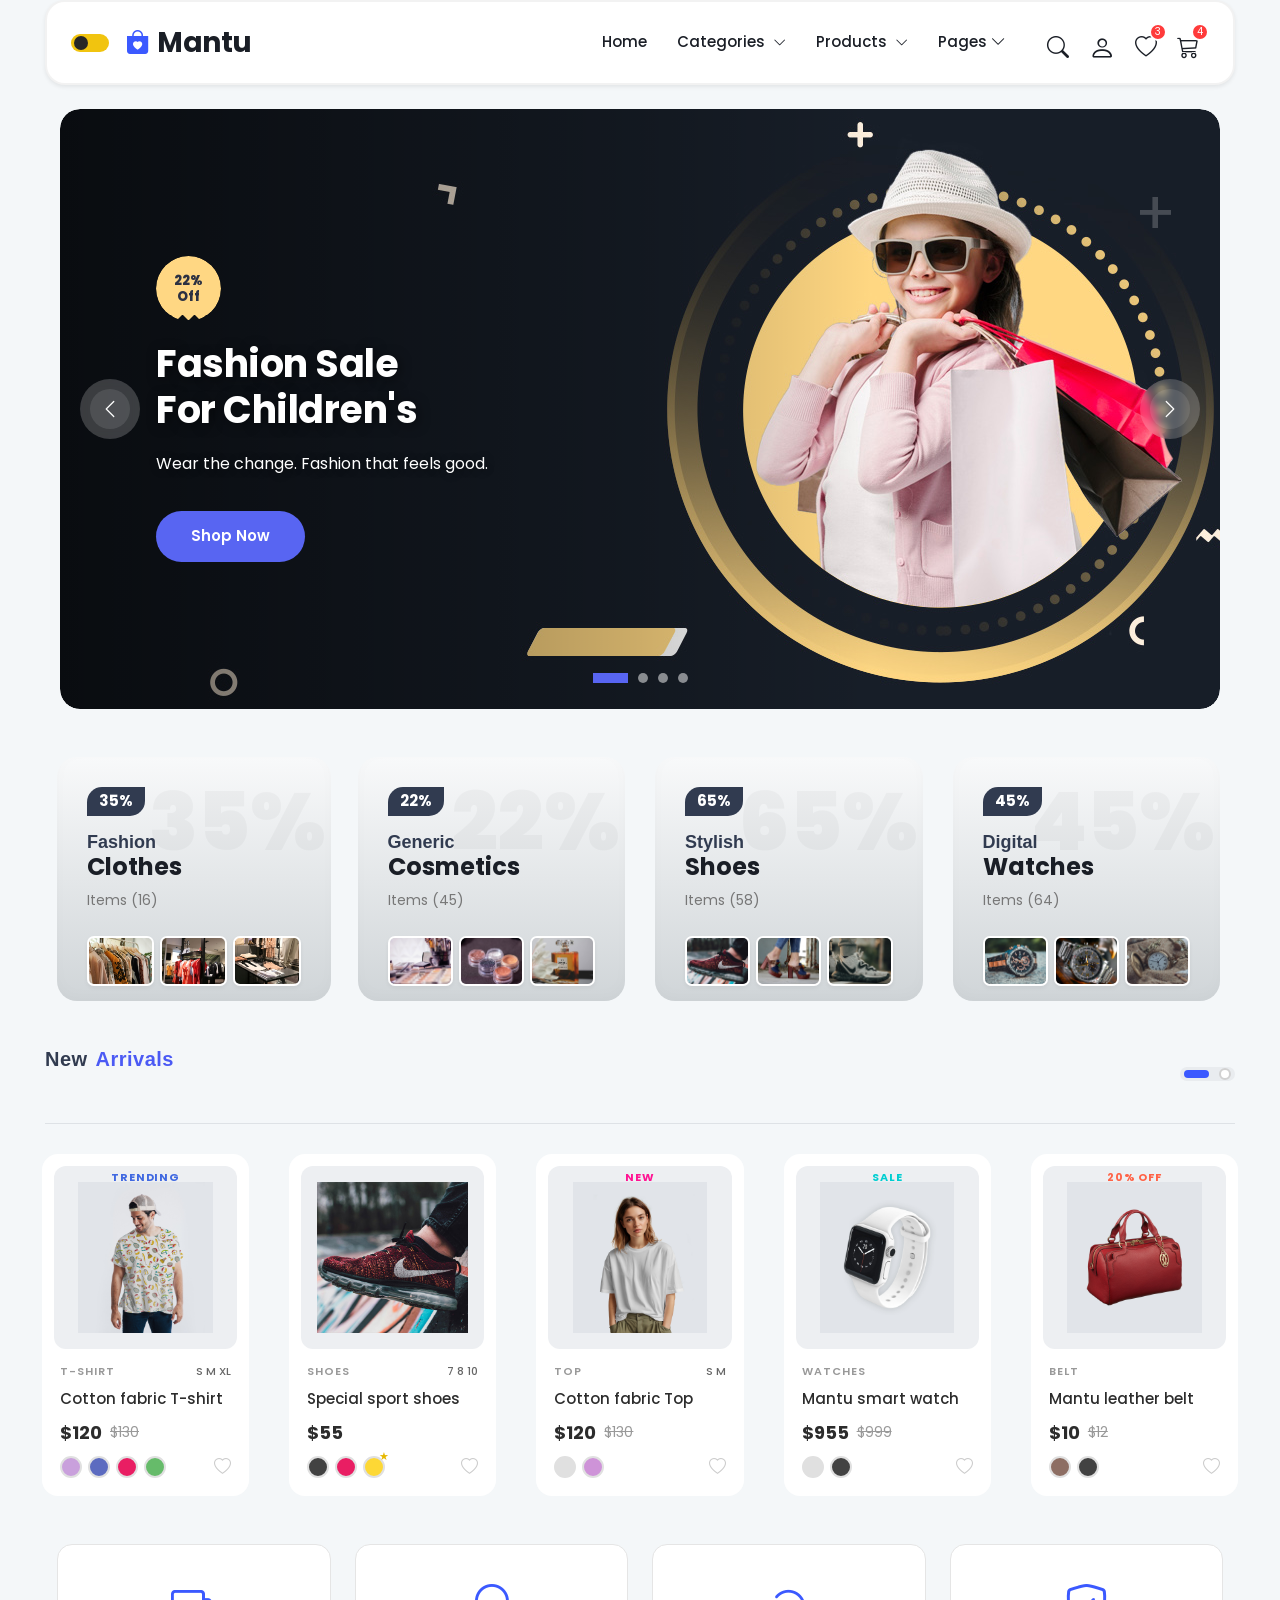
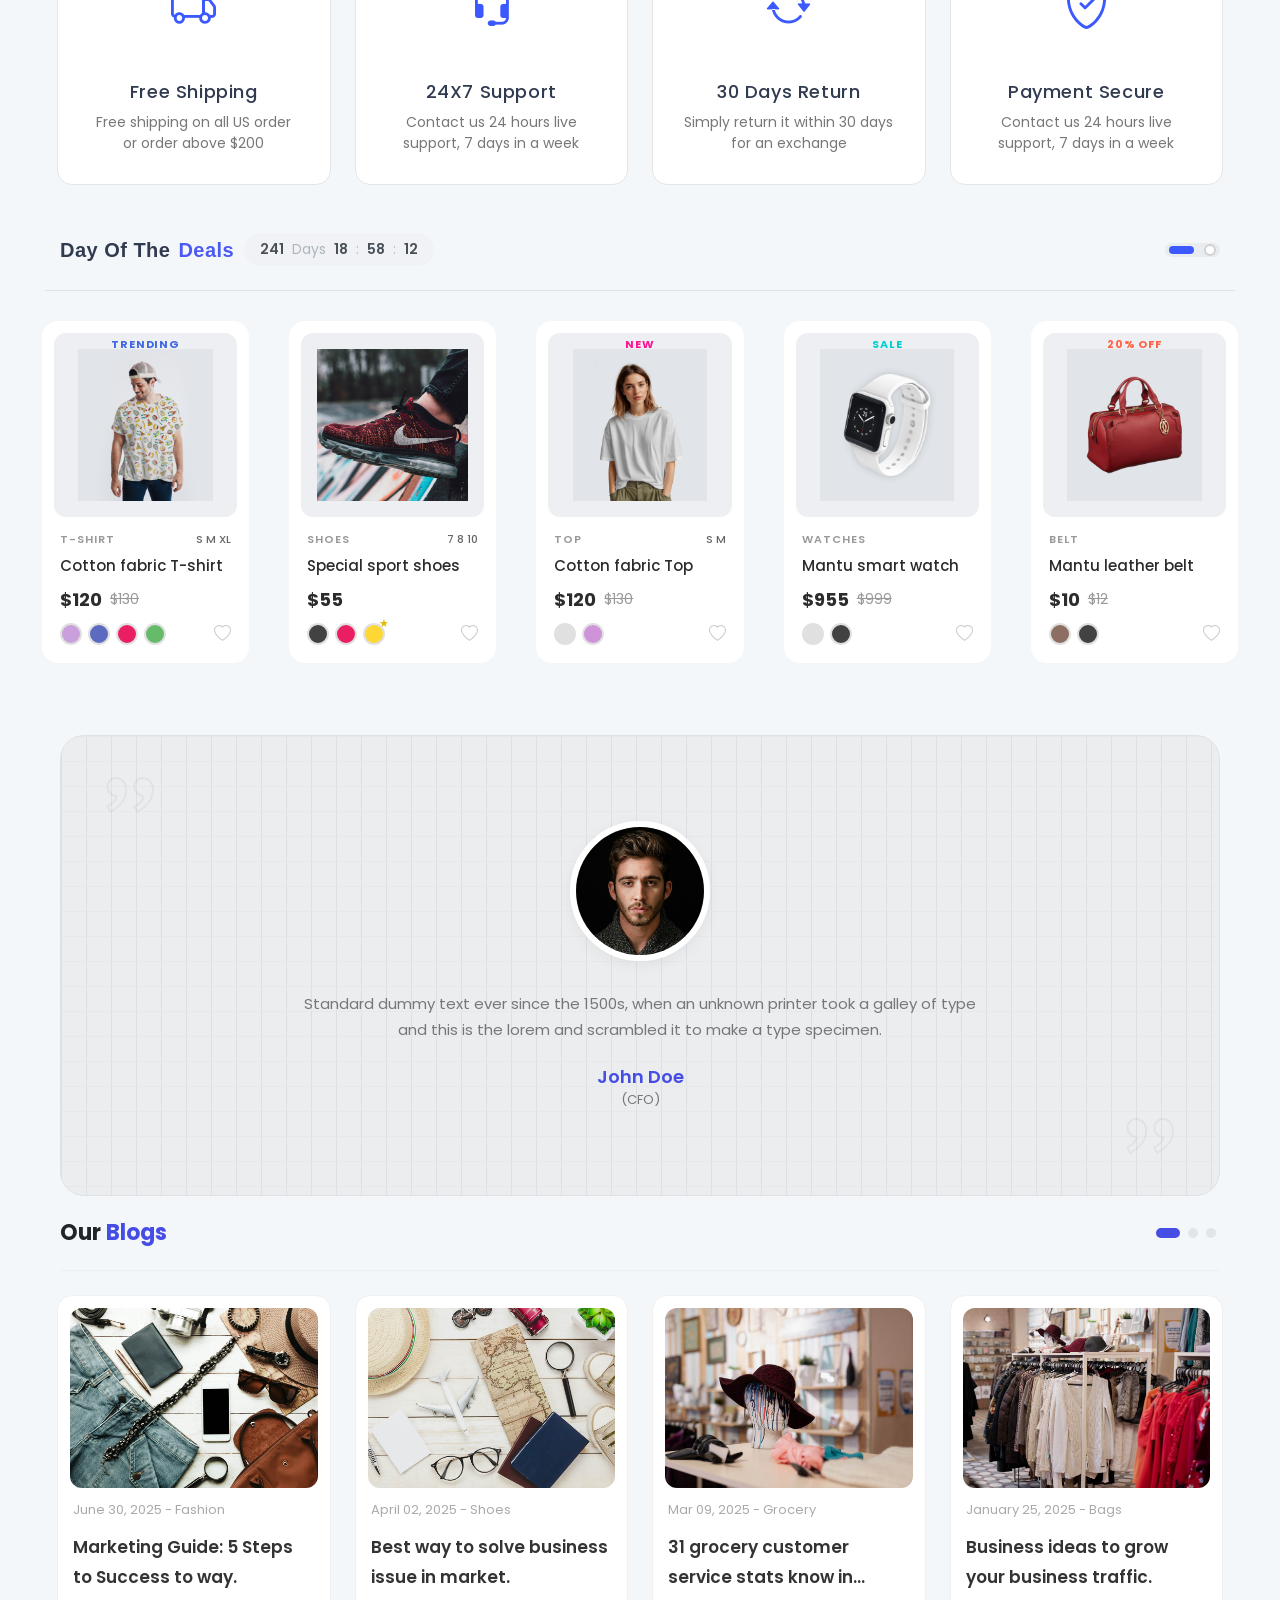
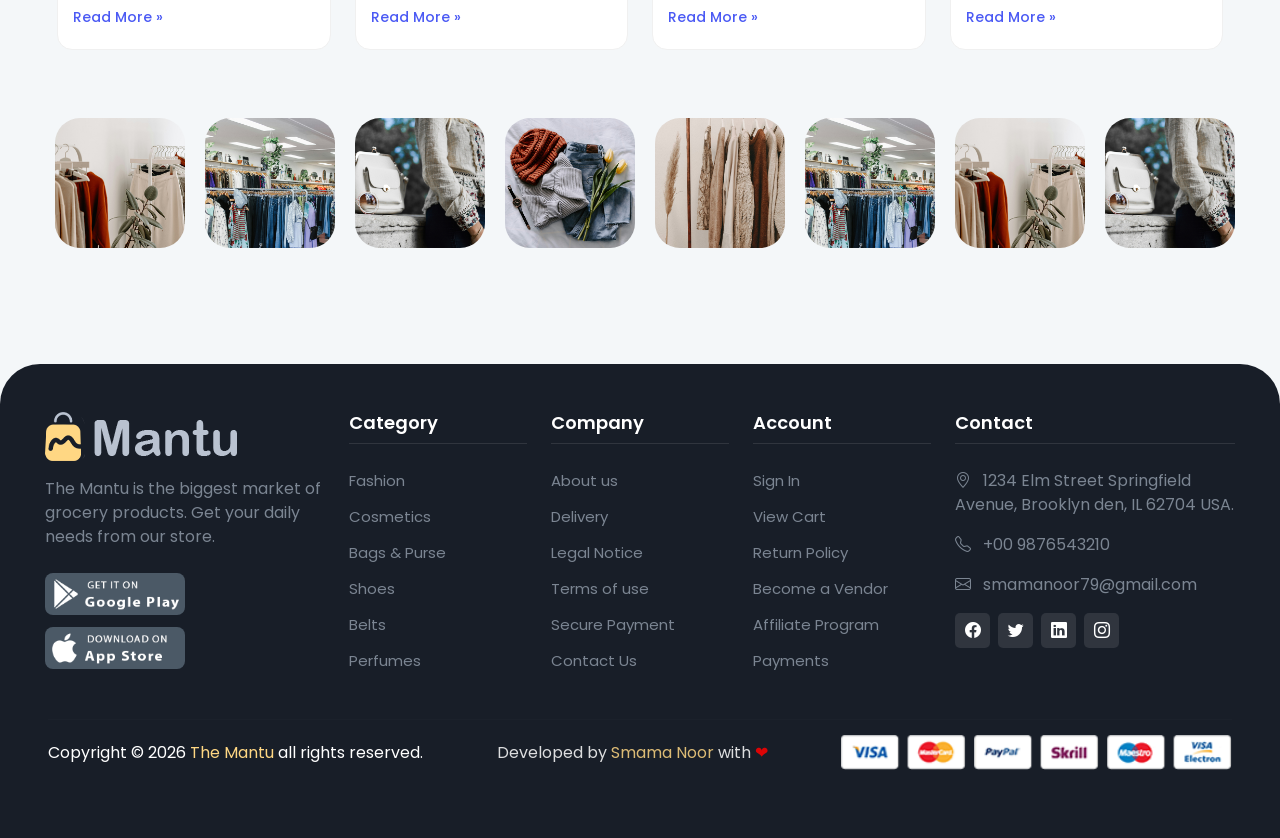
<file: index.html>
<!DOCTYPE html>
<html lang="en">

<head>
    <meta charset="UTF-8">
    <meta name="viewport" content="width=device-width, initial-scale=1.0">
    <title>Mantu Store </title>
    <link href="https://cdn.jsdelivr.net/npm/bootstrap@5.3.0/dist/css/bootstrap.min.css" rel="stylesheet">
    <link href="https://fonts.googleapis.com/css2?family=Poppins:wght@300;400;500;600;700&display=swap"
        rel="stylesheet">
        <link rel="stylesheet" href="https://cdnjs.cloudflare.com/ajax/libs/font-awesome/6.0.0/css/all.min.css">
    <link rel="stylesheet" href="https://cdn.jsdelivr.net/npm/bootstrap-icons@1.11.1/font/bootstrap-icons.css">
    <link rel="stylesheet" href="style.css">
</head>

<body>


 <!-- Header Navbar -->

    <div class="container-fluid px-lg-6 ">
        <div class="row">

            <div class="col-12">

                <header class="main-header shadow-sm bg-white d-flex align-items-center px-3 px-lg-4">
                    <div class="header-left d-flex align-items-center">
                        <div class="theme-switch-track me-3">
                            <div class="theme-switch-handle"></div>
                        </div>
                        <a href="#" class="navbar-brand d-flex align-items-center">
                            <div class="logo-icon-box me-2"><i class="bi bi-bag-heart-fill"></i></div>
                            <span class="logo-text">Mantu</span>
                        </a>
                    </div>

                    <div class="header-right-content d-flex align-items-center ms-auto">
                        <nav class="header-nav d-none d-lg-block me-3">
                            <ul class="nav">
                                <li class="nav-item"><a href="index.html" class="nav-link">Home</a></li>


                                <!-- Categories section -->
                                <li class="nav-item dropdown-wrapper">
                                    <a href="#" class="nav-link">Categories <i
                                            class="bi bi-chevron-down ms-1 small"></i></a>
                                    <div class="mega-dropdown shadow-sm">
                                        <div class="row g-0">
                                            <div class="col-6 dropdown-column">
                                                <h6 class="dropdown-header">Classic</h6>
                                                <ul class="list-unstyled">
                                                    <li><a href="shop.html">Shop Right Sidebar</a></li>
                                                    <li><a href="shop.html">Banner Right Sidebar</a></li>
                                                    <li><a href="shop.html">Shop Full Width</a></li>
                                                    <li><a href="shop.html">Banner Full Width</a></li>
                                                </ul>
                                            </div>
                                            <div class="col-6 dropdown-column">
                                                <h6 class="dropdown-header">List</h6>
                                                <ul class="list-unstyled">
                                                    <li><a href="shop.html">Shop Right Sidebar</a></li>
                                                    <li><a href="shop.html">Banner Right Sidebar</a></li>
                                                    <li><a href="shop.html">Shop Full Width</a></li>
                                                    <li><a href="shop.html">Banner Full Width</a></li>
                                                </ul>
                                            </div>
                                        </div>
                                    </div>
                                </li>



                                <li class="nav-item dropdown-wrapper">
                                    <a href="#" class="nav-link">Products <i
                                            class="bi bi-chevron-down ms-1 small"></i></a>
                                    <ul class="standard-dropdown shadow-sm list-unstyled">
                                        <li><a href="Product1.html">Product Detail</a></li>
                                        <li><a href="Product1.html">Product Accordion</a></li>
                                        <li><a href="Product1.html">Product Full Width</a></li>
                                        <li><a href="Product1.html">Accordion Full Width</a></li>
                                    </ul>
                                </li>

                                <li class="nav-item dropdown-wrapper">
                                    <a class="nav-link" href="#">Pages <i class="bi bi-chevron-down"></i></a>
                                    <ul class="standard-dropdown shadow-sm list-unstyled">
                                        <li class="has-submenu">
                                            <a href="#">Blog <i class="bi bi-chevron-right float-end mt-1"></i></a>
                                            <div class="submenu-dropdown">
                                                <ul class="list-unstyled">
                                                    <li><a href="#">Blog Grid</a></li>
                                                    <li><a href="#">Blog List</a></li>
                                                    <li><a href="#">Blog Detail</a></li>
                                                </ul>
                                            </div>
                                        </li>
                                        <li><a href="cart.html">Cart</a></li>
                                    </ul>
                                </li>
                            </ul>
                        </nav>

                        <div class="header-icons d-flex align-items-center">
                            <a href="#" class="icon-link"><i class="bi bi-search"></i></a>
                            <div class="dropdown-wrapper">
                                <a href="#" class="icon-link"><i class="bi bi-person custom-account-icon"></i></a>
                                <ul class="standard-dropdown shadow-sm list-unstyled">
                                    <li><a href="login.html">Login</a></li>
                                    <li><a href="login.html">Register</a></li>
                                    <li><a href="checkout.html">Checkout</li>
                                </ul>
                            </div>
                            <a href="#" class="icon-link position-relative"><i class="bi bi-heart"></i><span
                                    class="badge-count">3</span></a>
                            <a href="cart.html" class="icon-link position-relative"><i class="bi bi-cart3"></i><span
                                    class="badge-count cart-bg">4</span></a>
                        </div>
                    </div>
                </header>


                <!-- Carousel Slider -->

                <section class="hero-slider-container mt-4">
                    <div id="heroCarousel" class="carousel slide" data-bs-ride="carousel" data-bs-interval="3000">
                        <div class="carousel-indicators">
                            <button type="button" data-bs-target="#heroCarousel" data-bs-slide-to="0"
                                class="active"></button>
                            <button type="button" data-bs-target="#heroCarousel" data-bs-slide-to="1"></button>
                            <button type="button" data-bs-target="#heroCarousel" data-bs-slide-to="2"></button>
                            <button type="button" data-bs-target="#heroCarousel" data-bs-slide-to="3"></button>
                        </div>

                        <div class="carousel-inner">
                            <div class="carousel-item active">
                                <div class="slide-background" style="background-image: url('images/slider3.jpg');">
                                </div>
                                <div class="row align-items-center">
                                    <div class="col-lg-5 offset-lg-1">
                                        <div class="slide-content">
                                            <div class="discount-badge">22%<br>Off</div>
                                            <h1 class="slide-title">Fashion sale<br>for Children's</h1>
                                            <p class="slide-subtitle">Wear the change. Fashion that feels good.</p>
                                            <a href="shop.html" class="btn-shop-now">Shop Now</a>
                                        </div>
                                    </div>
                                </div>
                            </div>

                            <div class="carousel-item">
                                <div class="slide-background" style="background-image: url('images/slider2.jpg');">
                                </div>
                                <div class="row align-items-center">
                                    <div class="col-lg-5 offset-lg-1">
                                        <div class="slide-content">
                                            <div class="discount-badge">35%<br>Off</div>
                                            <h1 class="slide-title">Fashion sale<br>for Men's</h1>
                                            <p class="slide-subtitle">Wear the change. Fashion that feels good.</p>
                                            <a href="shop.html" class="btn-shop-now">Shop Now</a>
                                        </div>
                                    </div>
                                </div>
                            </div>

                            <div class="carousel-item">
                                <div class="slide-background" style="background-image: url('images/slider1.jpg');">
                                </div>
                                <div class="row align-items-center">
                                    <div class="col-lg-5 offset-lg-1">
                                        <div class="slide-content">
                                            <div class="discount-badge">50%<br>Off</div>
                                            <h1 class="slide-title">Fashion sale<br>for women's</h1>
                                            <p class="slide-subtitle">Elevate your every day. Style that speaks volumes.
                                            </p>
                                            <a href="shop.html" class="btn-shop-now">Shop Now</a>
                                        </div>
                                    </div>
                                </div>
                            </div>

                            <div class="carousel-item">
                                <div class="slide-background" style="background-image: url('images/slider4.jpg');">
                                </div>
                                <div class="row align-items-center">
                                    <div class="col-lg-5 offset-lg-1">
                                        <div class="slide-content">
                                            <div class="discount-badge">22%<br>Off</div>
                                            <h1 class="slide-title">Cosmetics sale<br>for Women's</h1>
                                            <p class="slide-subtitle">Wear the change. Fashion that feels good.</p>
                                            <a href="shop.html" class="btn-shop-now">Shop Now</a>
                                        </div>
                                    </div>
                                </div>
                            </div>
                        </div>

                        <button class="carousel-control-prev" type="button" data-bs-target="#heroCarousel"
                            data-bs-slide="prev">
                            <span class="carousel-control-prev-icon"></span>
                        </button>
                        <button class="carousel-control-next" type="button" data-bs-target="#heroCarousel"
                            data-bs-slide="next">
                            <span class="carousel-control-next-icon"></span>
                        </button>
                    </div>
                </section>

                <!-- Category Card -->

                 <section class="mn-category-section py-5">
    <div class="container">
        <div class="row g-4">
            <div class="col-lg-3 col-md-3 col-sm-6 col-6">

            
                <div class="mn-cat-card">
                    <p class="lbl"><span>35%</span></p>
                    <span class="bg">35%</span>
                    <h4>Fashion</h4>
                    <h3>Clothes</h3>
                    <p class="items-count">Items (16)</p>
                    <div class="cat-gallery">
                        <img src="images/clothes1.jpg" alt="img"><img src="images/clothes2.jpg" alt="img"><img src="images/clothes3.jpg" alt="img">
                    </div>
                </div>
            </div>
            <div class="col-xl-3 col-lg-4 col-md-6 col-6 mn-cat-item">
                <div class="mn-cat-card">
                    <p class="lbl"><span>22%</span></p>
                    <span class="bg">22%</span>
                    <h4>Generic</h4>
                    <h3>Cosmetics</h3>
                    <p class="items-count">Items (45)</p>
                    <div class="cat-gallery">
                        <img src="images/cosmetics1.jpg" alt="img"><img src="images/cosmetics2.jpg" alt="img"><img src="images/cosmetics3.jpg" alt="img">
                    </div>
                </div>
            </div>
           <div class="col-xl-3 col-lg-4 col-md-6 col-6 mn-cat-item">
                <div class="mn-cat-card">
                    <p class="lbl"><span>65%</span></p>
                    <span class="bg">65%</span>
                    <h4>Stylish</h4>
                    <h3>Shoes</h3>
                    <p class="items-count">Items (58)</p>
                    <div class="cat-gallery">
                        <img src="images/shoes1.jpg" alt="img"><img src="images/shoes2.jpg" alt="img"><img src="images/shoes3.jpg" alt="img">
                    </div>
                </div>
            </div>
           <div class="col-xl-3 col-lg-4 col-md-6 col-6 mn-cat-item">
                <div class="mn-cat-card">
                    <p class="lbl"><span>45%</span></p>
                    <span class="bg">45%</span>
                    <h4>Digital</h4>
                    <h3>Watches</h3>
                    <p class="items-count">Items (64)</p>
                    <div class="cat-gallery">
                        <img src="images/10.jpg" alt="img"><img src="images/11.jpg" alt="img"><img src="images/12.jpg" alt="img">
                    </div>
                </div>
            </div>
        </div>

        </div>

        <!-- New Arrivals -->
        <div class="d-flex justify-content-between align-items-center mt-5 mb-4 ">
            <h2 class="section-title">New <span>Arrivals</span></h2>
            <div class="mn-slider-controls">
                <div class="slider-toggle">
                    <span class="active-pill"></span>
                    <span class="dot"></span>
                </div>
            </div>
        </div>
        <hr class="mn-divider">
       
       

    <!-- New Arrivals Product Grid - -->
        <div class="row na-grid mt-2 mb-5">

            <!-- Card 1: TRENDING -->
            <div class="na-col">
                <div class="na-card">
                    <div class="na-imgbox">
                        <span class="na-badge na-badge--trending">TRENDING</span>
                        <a href="Product1.html">
                            <img src="images/shirt.jpg" alt="Cotton fabric T-shirt" class="na-img">
                        </a>
                        <div class="na-actions">
                            <button class="na-act-btn na-act-btn--qv" title="Quick View" data-bs-toggle="modal" data-bs-target="#quickViewModal">
                                <i class="bi bi-eye"></i>
                            </button>
                            <button class="na-act-btn na-act-btn--cmp" title="Compare">
                                <i class="bi bi-shuffle"></i>
                            </button>
                            <button class="na-act-btn na-act-btn--cart" title="Add to Cart">
                                <i class="bi bi-bag"></i>
                            </button>
                        </div>
                    </div>
                    <div class="na-info">
                        <div class="na-meta">
                            <span class="na-type">T-SHIRT</span>
                            <span class="na-sizes">S M XL</span>
                        </div>
                        <h4 class="na-title"><a href="product1.html">Cotton fabric T-shirt</a></h4>
                        <div class="na-prices">
                            <span class="na-price-now">$120</span>
                            <span class="na-price-old">$130</span>
                        </div>
                        <div class="na-swatches">
                            <span class="na-swatch" style="background:#c9a0dc;"></span>
                            <span class="na-swatch" style="background:#5C6BC0;"></span>
                            <span class="na-swatch" style="background:#E91E63;"></span>
                            <span class="na-swatch" style="background:#66BB6A;"></span>
                            <button class="na-heart"><i class="bi bi-heart"></i></button>
                        </div>
                    </div>
                </div>
            </div>

            <!-- Card 2: No badge -->
            <div class="na-col">
                <div class="na-card">
                    <div class="na-imgbox">
                        <a href="Product1.html">
                            <img src="images/shoes1.jpg" alt="Special sport shoes" class="na-img">
                        </a>
                        <div class="na-actions">
                            <button class="na-act-btn na-act-btn--qv" title="Quick View" data-bs-toggle="modal" data-bs-target="#quickViewModal">
                                <i class="bi bi-eye"></i>
                            </button>
                            <button class="na-act-btn na-act-btn--cmp" title="Compare">
                                <i class="bi bi-shuffle"></i>
                            </button>
                            <button class="na-act-btn na-act-btn--cart" title="Add to Cart">
                                <i class="bi bi-bag"></i>
                            </button>
                        </div>
                    </div>
                    <div class="na-info">
                        <div class="na-meta">
                            <span class="na-type">SHOES</span>
                            <span class="na-sizes">7 8 10</span>
                        </div>
                        <h4 class="na-title"><a href="product1.html">Special sport shoes</a></h4>
                        <div class="na-prices">
                            <span class="na-price-now">$55</span>
                        </div>
                        <div class="na-swatches">
                            <span class="na-swatch" style="background:#424242;"></span>
                            <span class="na-swatch" style="background:#E91E63;"></span>
                            <span class="na-swatch na-swatch--star" style="background:#FDD835;"></span>
                            <button class="na-heart"><i class="bi bi-heart"></i></button>
                        </div>
                    </div>
                </div>
            </div>

            <!-- Card 3: NEW -->
            <div class="na-col">
                <div class="na-card">
                    <div class="na-imgbox">
                        <span class="na-badge na-badge--new">NEW</span>
                        <a href="Product1.html">
                            <img src="images/fshirt.jpg" alt="Cotton fabric Top" class="na-img">
                        </a>
                        <div class="na-actions">
                            <button class="na-act-btn na-act-btn--qv" title="Quick View" data-bs-toggle="modal" data-bs-target="#quickViewModal">
                                <i class="bi bi-eye"></i>
                            </button>
                            <button class="na-act-btn na-act-btn--cmp" title="Compare">
                                <i class="bi bi-shuffle"></i>
                            </button>
                            <button class="na-act-btn na-act-btn--cart" title="Add to Cart">
                                <i class="bi bi-bag"></i>
                            </button>
                        </div>
                    </div>
                    <div class="na-info">
                        <div class="na-meta">
                            <span class="na-type">TOP</span>
                            <span class="na-sizes">S M</span>
                        </div>
                        <h4 class="na-title"><a href="Product1.html">Cotton fabric Top</a></h4>
                        <div class="na-prices">
                            <span class="na-price-now">$120</span>
                            <span class="na-price-old">$130</span>
                        </div>
                        <div class="na-swatches">
                            <span class="na-swatch" style="background:#E0E0E0;"></span>
                            <span class="na-swatch" style="background:#CE93D8;"></span>
                            <button class="na-heart"><i class="bi bi-heart"></i></button>
                        </div>
                    </div>
                </div>
            </div>

            <!-- Card 4: SALE -->
            <div class="na-col">
                <div class="na-card">
                    <div class="na-imgbox">
                        <span class="na-badge na-badge--sale">SALE</span>
                        <a href="Product1.html">
                            <img src="images/watch.jpg" alt="Mantu smart watch" class="na-img">
                        </a>
                        <div class="na-actions">
                            <button class="na-act-btn na-act-btn--qv" title="Quick View" data-bs-toggle="modal" data-bs-target="#quickViewModal">
                                <i class="bi bi-eye"></i>
                            </button>
                            <button class="na-act-btn na-act-btn--cmp" title="Compare">
                                <i class="bi bi-shuffle"></i>
                            </button>
                            <button class="na-act-btn na-act-btn--cart" title="Add to Cart">
                                <i class="bi bi-bag"></i>
                            </button>
                        </div>
                    </div>
                    <div class="na-info">
                        <div class="na-meta">
                            <span class="na-type">WATCHES</span>
                        </div>
                        <h4 class="na-title"><a href="Product1.html">Mantu smart watch</a></h4>
                        <div class="na-prices">
                            <span class="na-price-now">$955</span>
                            <span class="na-price-old">$999</span>
                        </div>
                        <div class="na-swatches">
                            <span class="na-swatch" style="background:#E0E0E0;"></span>
                            <span class="na-swatch" style="background:#424242;"></span>
                            <button class="na-heart"><i class="bi bi-heart"></i></button>
                        </div>
                    </div>
                </div>
            </div>

            <!-- Card 5: 20% OFF -->
            <div class="na-col">
                <div class="na-card">
                    <div class="na-imgbox">
                        <span class="na-badge na-badge--discount">20% OFF</span>
                        <a href="Product1.html">
                            <img src="images/15.jpg" alt="Mantu leather belt" class="na-img">
                        </a>
                        <div class="na-actions">
                            <button class="na-act-btn na-act-btn--qv" title="Quick View" data-bs-toggle="modal" data-bs-target="#quickViewModal">
                                <i class="bi bi-eye"></i>
                            </button>
                            <button class="na-act-btn na-act-btn--cmp" title="Compare">
                                <i class="bi bi-shuffle"></i>
                            </button>
                            <button class="na-act-btn na-act-btn--cart" title="Add to Cart">
                                <i class="bi bi-bag"></i>
                            </button>
                        </div>
                    </div>
                    <div class="na-info">
                        <div class="na-meta">
                            <span class="na-type">BELT</span>
                        </div>
                        <h4 class="na-title"><a href="Product1.html">Mantu leather belt</a></h4>
                        <div class="na-prices">
                            <span class="na-price-now">$10</span>
                            <span class="na-price-old">$12</span>
                        </div>
                        <div class="na-swatches">
                            <span class="na-swatch" style="background:#8D6E63;"></span>
                            <span class="na-swatch" style="background:#424242;"></span>
                            <button class="na-heart"><i class="bi bi-heart"></i></button>
                        </div>
                    </div>
                </div>
            </div>

        </div><!-- end na-grid -->

<!-- Service Card Integration -->

<section class="info-service-section mt-1 mb-2">
    <div class="container">
        <div class="row g-4">
            <div class="col-lg-3 col-md-6 col-6">
                <div class="info-service-card">
                    <div class="info-icon">
                        <i class="bi bi-truck"></i>
                    </div>
                    <h5>Free Shipping</h5>
                    <p>Free shipping on all US order or order above $200</p>
                </div>
            </div>
            <div class="col-lg-3 col-md-6 col-6">
                <div class="info-service-card">
                    <div class="info-icon">
                        <i class="bi bi-headset"></i>
                    </div>
                    <h5>24X7 Support</h5>
                    <p>Contact us 24 hours live support, 7 days in a week</p>
                </div>
            </div>
            <div class="col-lg-3 col-md-6 col-6">
                <div class="info-service-card">
                    <div class="info-icon">
                        <i class="bi bi-arrow-repeat"></i>
                    </div>
                    <h5>30 Days Return</h5>
                    <p>Simply return it within 30 days for an exchange</p>
                </div>
            </div>
            <div class="col-lg-3 col-md-6 col-6">
                <div class="info-service-card">
                    <div class="info-icon">
                        <i class="bi bi-shield-check"></i>
                    </div>
                    <h5>Payment Secure</h5>
                    <p>Contact us 24 hours live support, 7 days in a week</p>
                </div>
            </div>
        </div>
    </div>
</section>

<!-- Day of Deals -->

<div class="d-flex justify-content-between align-items-center container-fluid mt-5 mb-4">
    <div class="d-flex align-items-center  ">
            <h2 class="section-title mb-0">Day of the <span>Deals</span></h2>
            <div class="mtu-timer-pill d-flex align-items-center gap-2">
            <span class="timer-value">241</span> <span class="timer-label">Days</span>
            <span class="timer-value">18</span> <span class="timer-sep">:</span>
            <span class="timer-value">58</span> <span class="timer-sep">:</span>
            <span class="timer-value">12</span>
    </div>
</div>     
            <div class="mn-slider-controls">
                <div class="slider-toggle">
                    <span class="active-pill"></span>
                    <span class="dot"></span>
                </div>
            </div>
        </div>
        <hr class="mn-divider">

        <!-- Day of Deals images -->
         <!-- New Arrivals Product Grid - -->
        <div class="row na-grid mt-2 mb-5">

            <!-- Card 1: TRENDING -->
            <div class="na-col">
                <div class="na-card">
                    <div class="na-imgbox">
                        <span class="na-badge na-badge--trending">TRENDING</span>
                        <a href="Product1.html">
                            <img src="images/shirt.jpg" alt="Cotton fabric T-shirt" class="na-img">
                        </a>
                        <div class="na-actions">
                            <button class="na-act-btn na-act-btn--qv" title="Quick View" data-bs-toggle="modal" data-bs-target="#quickViewModal">
                                <i class="bi bi-eye"></i>
                            </button>
                            <button class="na-act-btn na-act-btn--cmp" title="Compare">
                                <i class="bi bi-shuffle"></i>
                            </button>
                            <button class="na-act-btn na-act-btn--cart" title="Add to Cart">
                                <i class="bi bi-bag"></i>
                            </button>
                        </div>
                    </div>
                    <div class="na-info">
                        <div class="na-meta">
                            <span class="na-type">T-SHIRT</span>
                            <span class="na-sizes">S M XL</span>
                        </div>
                        <h4 class="na-title"><a href="Product1.html">Cotton fabric T-shirt</a></h4>
                        <div class="na-prices">
                            <span class="na-price-now">$120</span>
                            <span class="na-price-old">$130</span>
                        </div>
                        <div class="na-swatches">
                            <span class="na-swatch" style="background:#c9a0dc;"></span>
                            <span class="na-swatch" style="background:#5C6BC0;"></span>
                            <span class="na-swatch" style="background:#E91E63;"></span>
                            <span class="na-swatch" style="background:#66BB6A;"></span>
                            <button class="na-heart"><i class="bi bi-heart"></i></button>
                        </div>
                    </div>
                </div>
            </div>

            <!-- Card 2: No badge -->
            <div class="na-col">
                <div class="na-card">
                    <div class="na-imgbox">
                        <a href="Product1.html">
                            <img src="images/shoes1.jpg" alt="Special sport shoes" class="na-img">
                        </a>
                        <div class="na-actions">
                            <button class="na-act-btn na-act-btn--qv" title="Quick View" data-bs-toggle="modal" data-bs-target="#quickViewModal">
                                <i class="bi bi-eye"></i>
                            </button>
                            <button class="na-act-btn na-act-btn--cmp" title="Compare">
                                <i class="bi bi-shuffle"></i>
                            </button>
                            <button class="na-act-btn na-act-btn--cart" title="Add to Cart">
                                <i class="bi bi-bag"></i>
                            </button>
                        </div>
                    </div>
                    <div class="na-info">
                        <div class="na-meta">
                            <span class="na-type">SHOES</span>
                            <span class="na-sizes">7 8 10</span>
                        </div>
                        <h4 class="na-title"><a href="Product1.html">Special sport shoes</a></h4>
                        <div class="na-prices">
                            <span class="na-price-now">$55</span>
                        </div>
                        <div class="na-swatches">
                            <span class="na-swatch" style="background:#424242;"></span>
                            <span class="na-swatch" style="background:#E91E63;"></span>
                            <span class="na-swatch na-swatch--star" style="background:#FDD835;"></span>
                            <button class="na-heart"><i class="bi bi-heart"></i></button>
                        </div>
                    </div>
                </div>
            </div>

            <!-- Card 3: NEW -->
            <div class="na-col">
                <div class="na-card">
                    <div class="na-imgbox">
                        <span class="na-badge na-badge--new">NEW</span>
                        <a href="Product1.html">
                            <img src="images/fshirt.jpg" alt="Cotton fabric Top" class="na-img">
                        </a>
                        <div class="na-actions">
                            <button class="na-act-btn na-act-btn--qv" title="Quick View" data-bs-toggle="modal" data-bs-target="#quickViewModal">
                                <i class="bi bi-eye"></i>
                            </button>
                            <button class="na-act-btn na-act-btn--cmp" title="Compare">
                                <i class="bi bi-shuffle"></i>
                            </button>
                            <button class="na-act-btn na-act-btn--cart" title="Add to Cart">
                                <i class="bi bi-bag"></i>
                            </button>
                        </div>
                    </div>
                    <div class="na-info">
                        <div class="na-meta">
                            <span class="na-type">TOP</span>
                            <span class="na-sizes">S M</span>
                        </div>
                        <h4 class="na-title"><a href="Product1.html">Cotton fabric Top</a></h4>
                        <div class="na-prices">
                            <span class="na-price-now">$120</span>
                            <span class="na-price-old">$130</span>
                        </div>
                        <div class="na-swatches">
                            <span class="na-swatch" style="background:#E0E0E0;"></span>
                            <span class="na-swatch" style="background:#CE93D8;"></span>
                            <button class="na-heart"><i class="bi bi-heart"></i></button>
                        </div>
                    </div>
                </div>
            </div>

 <!-- Card 4: SALE -->
            <div class="na-col">
                <div class="na-card">
                    <div class="na-imgbox">
                        <span class="na-badge na-badge--sale">SALE</span>
                        <a href="Product1.html">
                            <img src="images/watch.jpg" alt="Mantu smart watch" class="na-img">
                        </a>
                        <div class="na-actions">
                            <button class="na-act-btn na-act-btn--qv" title="Quick View" data-bs-toggle="modal" data-bs-target="#quickViewModal">
                                <i class="bi bi-eye"></i>
                            </button>
                            <button class="na-act-btn na-act-btn--cmp" title="Compare">
                                <i class="bi bi-shuffle"></i>
                            </button>
                            <button class="na-act-btn na-act-btn--cart" title="Add to Cart">
                                <i class="bi bi-bag"></i>
                            </button>
                        </div>
                    </div>
                    <div class="na-info">
                        <div class="na-meta">
                            <span class="na-type">WATCHES</span>
                        </div>
                        <h4 class="na-title"><a href="Product1.html">Mantu smart watch</a></h4>
                        <div class="na-prices">
                            <span class="na-price-now">$955</span>
                            <span class="na-price-old">$999</span>
                        </div>
                        <div class="na-swatches">
                            <span class="na-swatch" style="background:#E0E0E0;"></span>
                            <span class="na-swatch" style="background:#424242;"></span>
                            <button class="na-heart"><i class="bi bi-heart"></i></button>
                        </div>
                    </div>
                </div>
            </div>

            <!-- Card 5: 20% OFF -->
            <div class="na-col">
                <div class="na-card">
                    <div class="na-imgbox">
                        <span class="na-badge na-badge--discount">20% OFF</span>
                        <a href="Product1.html">
                            <img src="images/15.jpg" alt="Mantu leather belt" class="na-img">
                        </a>
                        <div class="na-actions">
                            <button class="na-act-btn na-act-btn--qv" title="Quick View" data-bs-toggle="modal" data-bs-target="#quickViewModal">
                                <i class="bi bi-eye"></i>
                            </button>
                            <button class="na-act-btn na-act-btn--cmp" title="Compare">
                                <i class="bi bi-shuffle"></i>
                            </button>
                            <button class="na-act-btn na-act-btn--cart" title="Add to Cart">
                                <i class="bi bi-bag"></i>
                            </button>
                        </div>
                    </div>
                    <div class="na-info">
                        <div class="na-meta">
                            <span class="na-type">BELT</span>
                        </div>
                        <h4 class="na-title"><a href="Product1.html">Mantu leather belt</a></h4>
                        <div class="na-prices">
                            <span class="na-price-now">$10</span>
                            <span class="na-price-old">$12</span>
                        </div>
                        <div class="na-swatches">
                            <span class="na-swatch" style="background:#8D6E63;"></span>
                            <span class="na-swatch" style="background:#424242;"></span>
                            <button class="na-heart"><i class="bi bi-heart"></i></button>
                        </div>
                    </div>
                </div>
            </div>

 </div><!-- end na-grid -->


<!-- Testimonail Section -->

<section class="mtu-testimonial-area py-4">
    <div class="container mt-0">
        <div id="mtuMantuSlider" class="carousel slide" data-bs-ride="carousel">
            <div class="carousel-inner">
                
                <div class="carousel-item active">
                    <div class="mtu-tst-card mx-auto">
                        <img src="images/bottom-quotes.svg" class="mtu-quote t-quote" alt="quote">
                        <div class="mtu-pfp-wrap">
                            <img src="images/testimonial3.jpg" alt="John Doe">
                        </div>
                        <p class="mtu-tst-text">Standard dummy text ever since the 1500s, when an unknown printer took a galley of type and this is the lorem and scrambled it to make a type specimen.</p>
                        <div class="mtu-tst-author">John Doe</div>
                        <div class="mtu-tst-role">(CFO)</div>
                        <img src="images/bottom-quotes.svg" class="mtu-quote b-quote" alt="quote">
                    </div>
                </div>

                <div class="carousel-item">
                    <div class="mtu-tst-card mx-auto">
                        <img src="images/bottom-quotes.svg" class="mtu-quote t-quote" alt="quote">
                        <div class="mtu-pfp-wrap">
                            <img src="images/testimonial2.jpg" alt="Mariya Klinton">
                        </div>
                        <p class="mtu-tst-text">Lorem Ipsum is simply dummy text of the printing and industry. Lorem Ipsum has been the industry's standard dummy text ever since the 1500s.</p>
                        <div class="mtu-tst-author">Mariya Klinton</div>
                        <div class="mtu-tst-role">(CEO)</div>
                        <img src="images/bottom-quotes.svg" class="mtu-quote b-quote" alt="quote">
                    </div>
                </div>

                <div class="carousel-item">
                    <div class="mtu-tst-card mx-auto">
                        <img src="images/bottom-quotes.svg" class="mtu-quote t-quote" alt="quote">
                        <div class="mtu-pfp-wrap">
                            <img src="images/testimonial1.jpg" alt="Nency Lykra">
                        </div>
                        <p class="mtu-tst-text">When an unknown printer took a galley of type and scrambled it to make a type specimen Lorem Ipsum has been the industry's and ever since to the 1500s,</p>
                        <div class="mtu-tst-author">Nency Lykra</div>
                        <div class="mtu-tst-role">(MANAGER)</div>
                        <img src="images/bottom-quotes.svg" class="mtu-quote b-quote" alt="quote">
                    </div>
                </div>
            </div>
        </div>
    </div>
</section>


<!-- Our Blogs  -->

<section class="mtu-blog-section pb-5">
    <div class="container">
        <div class="d-flex justify-content-between align-items-center mb-4">
            <h2 class="mtu-blog-title mb-0">Our <span>Blogs</span></h2>
            
            <div class="mtu-slider-controls">
                <div class="carousel-indicators mtu-inline-dots position-relative m-0">
                    <button type="button" data-bs-target="#mtuMantuSlider" data-bs-slide-to="0" class="active"></button>
                    <button type="button" data-bs-target="#mtuMantuSlider" data-bs-slide-to="1"></button>
                    <button type="button" data-bs-target="#mtuMantuSlider" data-bs-slide-to="2"></button>
                </div>
            </div>
        </div>

<hr class="mtu-blog-divider mb-4">
<div class="row g-4">
            <div class="col-lg-3 col-md-6">
                <div class="mtu-blog-card">
                    <div class="mtu-blog-img">
                        <img src="images/blogs1.jpg" alt="Marketing Guide">
                    </div>
                    <div class="mtu-blog-info">
                        <span class="mtu-blog-date">June 30, 2025 -<span class="mtu-cat"> Fashion</span></span>
                        <h3 class="mtu-blog-name">Marketing Guide: 5 Steps to Success to way.</h3>
                        <a href="#" class="mtu-read-more">Read More »</a>
                    </div>
                </div>
            </div>

            <div class="col-lg-3 col-md-6">
                <div class="mtu-blog-card">
                    <div class="mtu-blog-img">
                        <img src="images/blogs2.jpg" alt="Business Issue">
                    </div>
                    <div class="mtu-blog-info">
                        <span class="mtu-blog-date">April 02, 2025 -<span class="mtu-cat"> Shoes</span></span>
                        <h3 class="mtu-blog-name">Best way to solve business issue in market.</h3>
                        <a href="#" class="mtu-read-more">Read More »</a>
                    </div>
                </div>
            </div>

            <div class="col-lg-3 col-md-6">
                <div class="mtu-blog-card">
                    <div class="mtu-blog-img">
                        <img src="images/blogs3.jpg" alt="Grocery Stats">
                    </div>
                    <div class="mtu-blog-info">
                        <span class="mtu-blog-date">Mar 09, 2025 - <span class="mtu-cat">Grocery</span></span>
                        <h3 class="mtu-blog-name">31 grocery customer service stats know in...</h3>
                        <a href="#" class="mtu-read-more">Read More »</a>
                    </div>
                </div>
            </div>

            <div class="col-lg-3 col-md-6">
                <div class="mtu-blog-card">
                    <div class="mtu-blog-img">
                        <img src="images/blogs4.jpg" alt="Business Traffic">
                    </div>
                    <div class="mtu-blog-info">
                        <span class="mtu-blog-date">January 25, 2025 -<span class="mtu-cat"> Bags</span></span>
                        <h3 class="mtu-blog-name">Business ideas to grow your business traffic.</h3>
                        <a href="#" class="mtu-read-more">Read More »</a>
                    </div>
                </div>
            </div>
        </div>
    </div>
</section>




<!-- Instagram feed Section -->
        <section class="mtu-insta-section pb-5">
    <div class="container-fluid px-0">
        <div class="mtu-insta-wrapper d-flex flex-nowrap">
            
            <div class="mtu-insta-item">
                <div class="mtu-insta-inner">
                    <img src="images/insta2.jpg" alt="Insta">
                    <div class="mtu-insta-overlay">
                        <i class="fab fa-instagram"></i>
                    </div>
                </div>
            </div>

            <div class="mtu-insta-item">
                <div class="mtu-insta-inner">
                    <img src="images/insta1.jpg" alt="Insta">
                    <div class="mtu-insta-overlay">
                        <i class="fab fa-instagram"></i>
                    </div>
                </div>
            </div>

            <div class="mtu-insta-item">
                <div class="mtu-insta-inner">
                    <img src="images/insta3.jpg" alt="Insta">
                    <div class="mtu-insta-overlay">
                        <i class="fab fa-instagram"></i>
                    </div>
                </div>
            </div>

            <div class="mtu-insta-item">
                <div class="mtu-insta-inner">
                    <img src="images/insta4.jpg" alt="Insta">
                    <div class="mtu-insta-overlay">
                        <i class="fab fa-instagram"></i>
                    </div>
                </div>
            </div>

            <div class="mtu-insta-item">
                <div class="mtu-insta-inner">
                    <img src="images/insta5.jpg" alt="Insta">
                    <div class="mtu-insta-overlay">
                        <i class="fab fa-instagram"></i>
                    </div>
                </div>
            </div>

            <div class="mtu-insta-item"><div class="mtu-insta-inner"><img src="images/insta1.jpg" alt="Insta"><div class="mtu-insta-overlay"><i class="fab fa-instagram"></i></div></div></div>
            <div class="mtu-insta-item"><div class="mtu-insta-inner"><img src="images/insta2.jpg" alt="Insta"><div class="mtu-insta-overlay"><i class="fab fa-instagram"></i></div></div></div>
            <div class="mtu-insta-item"><div class="mtu-insta-inner"><img src="images/insta3.jpg" alt="Insta"><div class="mtu-insta-overlay"><i class="fab fa-instagram"></i></div></div></div>
            <div class="mtu-insta-item"><div class="mtu-insta-inner"><img src="images/insta4.jpg" alt="Insta"><div class="mtu-insta-overlay"><i class="fab fa-instagram"></i></div></div></div>

        </div>
    </div>
</section>
        

    </div>
</section>


<!-- Modal Quick view -->
               <div class="modal fade" id="quickViewModal" tabindex="-1" aria-hidden="true">
    <div class="modal-dialog modal-dialog-centered qv-modal-custom">
        <div class="modal-content border-0 position-relative">
            <button type="button" class="qv-red-dot-close" data-bs-dismiss="modal" aria-label="Close">
        <i class="bi bi-x"></i>
    </button>
            <div class="modal-body p-0">
                <div class="row g-0">
                    <div class="col-md-5">
                        <div class="qv-img-container">
                            <img src="images/fshirt.jpg" class="img-fluid rounded-4" alt="Product">
                        </div>
                    </div>
                    <div class="col-md-7">
                        <div class="qv-content-box">
                            <h5 class="qv-title">Best cotton fabric women's half sleeve T-shirt white color.</h5>
                            <div class="qv-rating mb-2">
                                <i class="bi bi-star-fill"></i><i class="bi bi-star-fill"></i><i class="bi bi-star-fill"></i><i class="bi bi-star-fill"></i><i class="bi bi-star-fill text-muted"></i>
                            </div>
                            <p class="qv-description">Lorem Ipsum is simply dummy text of the printing and typesetting industry. Lorem Ipsum has been the industry's standard dummy text ever since the 1900s.</p>
                            <div class="qv-price-box">
                                <span class="qv-current-price">$50.00</span>
                                <span class="qv-old-price">$62.00</span>
                            </div>
                            <div class="d-flex gap-2 mb-4">
                                <span class="qv-size active">S</span>
                                <span class="qv-size">M</span>
                                <span class="qv-size">L</span>
                                <span class="qv-size">XL</span>
                            </div>
                            <div class="d-flex align-items-center gap-3">
                                <div class="qv-qty-selector">
                                    <button>-</button>
                                    <input type="text" value="1" readonly>
                                    <button>+</button>
                                </div>
                                <a href="cart.html" class="btn qv-cart-btn">
    <i class="bi bi-bag me-2"></i>Add To Cart
</a>
                            </div>
                        </div>
                    </div>
                </div>
            </div>
        </div>
    </div>
</div>

        </div>
        </div>
    </div>



    <!-- Footer -->
     <footer class="mantu-footer py-5">
    <div class="container-fluid px-lg-5">
        <div class="row">
            <div class="col-lg-3 col-md-6 mb-4">
                <img src="images/logo-dark.png" alt="Mantu" class="footer-logo mb-3">
                <p class="footer-desc">The Mantu is the biggest market of grocery products. Get your daily needs from our store.</p>
                <div class="mantu-app-stack mt-4">
    <a href="#" class="store-btn">
        <img src="images/Googleplay.png" alt="Google Play">
    </a>
    <a href="#" class="store-btn">
        <img src="images/applestore.png" alt="App Store">
    </a>
</div>
            </div>

            <div class="col-lg-2 col-md-6 mb-4">
                <h4 class="footer-title">Category</h4>
                <ul class="footer-links list-unstyled">
                    <li><a href="shop.html">Fashion</a></li>
                    <li><a href="shop.html">Cosmetics</a></li>
                    <li><a href="shop.html">Bags & Purse</a></li>
                    <li><a href="shop.html">Shoes</a></li>
                    <li><a href="shop.html">Belts</a></li>
                    <li><a href="shop.html">Perfumes</a></li>
                </ul>
            </div>

            <div class="col-lg-2 col-md-6 mb-4">
                <h4 class="footer-title">Company</h4>
                <ul class="footer-links list-unstyled">
                    <li><a href="#">About us</a></li>
                    <li><a href="#">Delivery</a></li>
                    <li><a href="#">Legal Notice</a></li>
                    <li><a href="#">Terms of use</a></li>
                    <li><a href="#">Secure Payment</a></li>
                    <li><a href="#">Contact Us</a></li>
                </ul>
            </div>

            <div class="col-lg-2 col-md-6 mb-4">
                <h4 class="footer-title">Account</h4>
                <ul class="footer-links list-unstyled">
                    <li><a href="#">Sign In</a></li>
                    <li><a href="cart.html">View Cart</a></li>
                    <li><a href="#">Return Policy</a></li>
                    <li><a href="#">Become a Vendor</a></li>
                    <li><a href="#">Affiliate Program</a></li>
                    <li><a href="#">Payments</a></li>
                </ul>
            </div>

            <div class="col-lg-3 col-md-6 mb-4">
                <h4 class="footer-title">Contact</h4>
                <div class="contact-info">
                    <p><i class="bi bi-geo-alt me-2"></i> 1234 Elm Street Springfield Avenue, Brooklyn den, IL 62704 USA.</p>
                    <p><i class="bi bi-telephone me-2"></i> +00 9876543210</p>
                    <p><i class="bi bi-envelope me-2"></i> smamanoor79@gmail.com</p>
                </div>
                <div class="social-icons d-flex gap-2 mt-3">
                    <a href="#"><i class="bi bi-facebook"></i></a>
                    <a href="#"><i class="bi bi-twitter"></i></a>
                    <a href="#"><i class="bi bi-linkedin"></i></a>
                    <a href="#"><i class="bi bi-instagram"></i></a>
                </div>
            </div>
        </div>

        <hr class="footer-hr mt-0 mb-3">

        <div class="d-flex justify-content-between align-items-center flex-wrap">
            <p class="m-0 text-white">Copyright © 2026 <span style="color: #ffd783;">The Mantu</span> all rights reserved.</p>
            <p class="m-0 text-white" style="opacity: 0.85;">Developed by <span style="color: #ffd783;">Smama Noor</span> with <span style="color: red;">❤</span></p>
            <div class="payment-methods">
                <img src="images/payment.png" alt="Payments" width="250"> </div>
        </div>
    </div>
</footer>
    <script src="https://cdn.jsdelivr.net/npm/bootstrap@5.3.0/dist/js/bootstrap.bundle.min.js"></script>
</body>

</html>
</file>
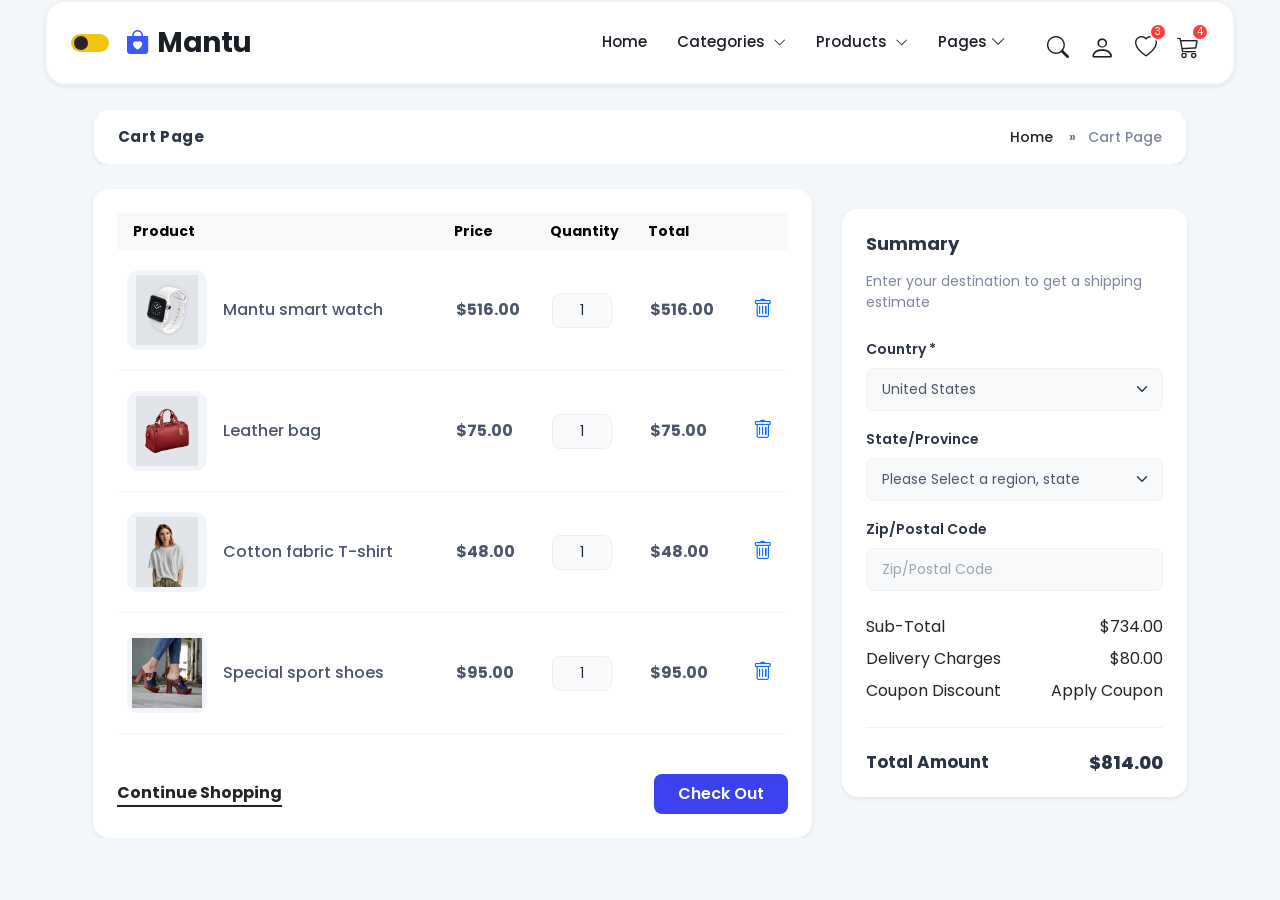
<file: cart.html>
<!DOCTYPE html>
<html lang="en">

<head>
    <meta charset="UTF-8">
    <meta name="viewport" content="width=device-width, initial-scale=1.0">
    <title>Mantu Cart</title>
    <link href="https://cdn.jsdelivr.net/npm/bootstrap@5.3.0/dist/css/bootstrap.min.css" rel="stylesheet">
    <link href="https://fonts.googleapis.com/css2?family=Poppins:wght@300;400;500;600;700&display=swap"
        rel="stylesheet">
    <link rel="stylesheet" href="https://cdn.jsdelivr.net/npm/bootstrap-icons@1.11.1/font/bootstrap-icons.css">
    <link rel="stylesheet" href="style.css">
</head>

<body>


    <!-- Header Navbar -->

    <div class="container-fluid px-lg-6">
        <div class="row">

            <div class="col-12">

                <header class="main-header shadow-sm bg-white d-flex align-items-center px-4">
                    <div class="header-left d-flex align-items-center">
                        <div class="theme-switch-track me-3">
                            <div class="theme-switch-handle"></div>
                        </div>
                        <a href="#" class="navbar-brand d-flex align-items-center">
                            <div class="logo-icon-box me-2"><i class="bi bi-bag-heart-fill"></i></div>
                            <span class="logo-text">Mantu</span>
                        </a>
                    </div>

                    <div class="header-right-content d-flex align-items-center ms-auto">
                        <nav class="header-nav d-none d-lg-block me-3">
                            <ul class="nav">
                                <li class="nav-item"><a href="index.html" class="nav-link">Home</a></li>
                                <!-- Categories section -->


                                <li class="nav-item dropdown-wrapper">
                                    <a href="#" class="nav-link">Categories <i
                                            class="bi bi-chevron-down ms-1 small"></i></a>
                                    <div class="mega-dropdown shadow-sm">
                                        <div class="row g-0">
                                            <div class="col-6 dropdown-column">
                                                <h6 class="dropdown-header">Classic</h6>
                                                <ul class="list-unstyled">
                                                    <li><a href="#">Shop Right Sidebar</a></li>
                                                    <li><a href="#">Banner Right Sidebar</a></li>
                                                    <li><a href="#">Shop Full Width</a></li>
                                                    <li><a href="#">Banner Full Width</a></li>
                                                </ul>
                                            </div>
                                            <div class="col-6 dropdown-column">
                                                <h6 class="dropdown-header">List</h6>
                                                <ul class="list-unstyled">
                                                    <li><a href="#">Shop Right Sidebar</a></li>
                                                    <li><a href="#">Banner Right Sidebar</a></li>
                                                    <li><a href="#">Shop Full Width</a></li>
                                                    <li><a href="#">Banner Full Width</a></li>
                                                </ul>
                                            </div>
                                        </div>
                                    </div>
                                </li>
                                <li class="nav-item dropdown-wrapper">
                                    <a href="product1.html" class="nav-link">Products <i
                                            class="bi bi-chevron-down ms-1 small"></i></a>
                                    <ul class="standard-dropdown shadow-sm list-unstyled">
                                        <li><a href="#">Product Detail</a></li>
                                        <li><a href="#">Product Accordion</a></li>
                                        <li><a href="#">Product Full Width</a></li>
                                        <li><a href="#">Accordion Full Width</a></li>
                                    </ul>
                                </li>
                                <li class="nav-item dropdown-wrapper">
                                    <a class="nav-link" href="#">Pages <i class="bi bi-chevron-down"></i></a>
                                    <ul class="standard-dropdown shadow-sm list-unstyled">
                                        <li class="has-submenu">
                                            <a href="#">Blog <i class="bi bi-chevron-right float-end mt-1"></i></a>
                                            <div class="submenu-dropdown">
                                                <ul class="list-unstyled">
                                                    <li><a href="#">Blog Grid</a></li>
                                                    <li><a href="#">Blog List</a></li>
                                                    <li><a href="#">Blog Detail</a></li>
                                                </ul>
                                            </div>
                                        </li>
                                        <li><a href="#">About Us</a></li>
                                        <li><a href="#">Contact Us</a></li>
                                        <li><a href="#">Cart</a></li>
                                        <li><a href="#">FAQ</a></li>
                                    </ul>
                                </li>
                            </ul>
                        </nav>
                        <div class="header-icons d-flex align-items-center">
                            <a href="#" class="icon-link"><i class="bi bi-search"></i></a>
                            <div class="dropdown-wrapper">
                                <a href="#" class="icon-link"><i class="bi bi-person custom-account-icon"></i></a>
                                <ul class="standard-dropdown shadow-sm list-unstyled">
                                    <li><a href="login.html">Login</a></li>
                                    <li><a href="#">Register</a></li>
                                    <li><a href="checkout.html">Checkout</li>
                                </ul>
                            </div>
                            <a href="#" class="icon-link position-relative"><i class="bi bi-heart"></i><span
                                    class="badge-count">3</span></a>
                            <a href="#" class="icon-link position-relative"><i class="bi bi-cart3"></i><span
                                    class="badge-count cart-bg">4</span></a>
                        </div>
                    </div>
                </header>

                <!-- Header Closed -->

                <!-- Cart Search bar -->

                <div class="container-fluid px-lg-6 mt-4">
                    <div
                        class="cart-header-bar bg-white rounded-4 shadow-sm d-flex justify-content-between align-items-center px-4 py-3">
                        <h5 class="fw-bold mb-0" style="color: #2b3445;">Cart Page</h5>

                        <nav aria-label="breadcrumb">
                            <ol class="breadcrumb mb-0">
                                <li class="breadcrumb-item"><a href="home.html"
                                        class="text-decoration-none text-dark">Home</a></li>
                                <li class="breadcrumb-item active" aria-current="page">
                                    <span class="mx-2 text-muted">»</span>
                                    <span style="color: #7d879c;">Cart Page</span>
                                </li>
                            </ol>
                        </nav>
                    </div>
                </div>

                <!-- Datatable  -->
                <div class="container-fluid px-lg-6 mt-4">
                    <div class="row g-4">

                        <div class="col-lg-8">
                            <div class="bg-white rounded-4 shadow-sm p-4 h-100">
                                <div class="table-responsive">
                                    <table class="table align-middle custom-cart-table">
                                        <thead class="table-light">
                                            <tr class="text-muted small">
                                                <th class="ps-3 border-0">Product</th>
                                                <th class="border-0">Price</th>
                                                <th class="border-0">Quantity</th>
                                                <th class="border-0">Total</th>
                                                <th class="border-0"></th>
                                            </tr>
                                        </thead>
                                        <tbody>
                                            <tr>
                                                <td>
                                                    <div class="d-flex align-items-center">
                                                        <div class="product-img-box me-3">
                                                            <img src="images/watch.jpg" alt="Mantu smart watch">
                                                        </div>
                                                        <span class="fw-medium">Mantu smart watch</span>
                                                    </div>
                                                </td>
                                                <td data-label="price" class="fw-bold">$516.00</td>
                                                <td data-label="Quantity"><input type="number"
                                                        class="form-control qty-input" value="1"></td>
                                                <td data-label="Total" class="fw-bold">$516.00</td>
                                                <td class="text-end pe-3"><i
                                                        class="bi bi-trash text-primary remove-icon"></i></td>
                                            </tr>
                                            <tr>
                                                <td>
                                                    <div class="d-flex align-items-center">
                                                        <div class="product-img-box me-3">
                                                            <img src="images/15.jpg" alt="Leather bag">
                                                        </div>
                                                        <span class="fw-medium">Leather bag</span>
                                                    </div>
                                                </td>
                                                <td data-label="Price" class="fw-bold">$75.00</td>
                                                <td data-label="Quantity"><input type="number"
                                                        class="form-control qty-input" value="1"></td>
                                                <td data-label="Total" class="fw-bold">$75.00</td>
                                                <td class="text-end pe-3"><i
                                                        class="bi bi-trash text-primary remove-icon"></i></td>
                                            </tr>
                                            <tr>
                                                <td>
                                                    <div class="d-flex align-items-center">
                                                        <div class="product-img-box me-3">
                                                            <img src="images/fshirt.jpg" alt="Cotton fabric T-shirt">
                                                        </div>
                                                        <span class="fw-medium">Cotton fabric T-shirt</span>
                                                    </div>
                                                </td>
                                                <td data-label="Price" class="fw-bold">$48.00</td>
                                                <td data-label="Quantity"><input type="number"
                                                        class="form-control qty-input" value="1"></td>
                                                <td data-label="Total" class="fw-bold">$48.00</td>
                                                <td class="text-end pe-3"><i
                                                        class="bi bi-trash text-primary remove-icon"></i></td>
                                            </tr>
                                            <tr>
                                                <td>
                                                    <div class="d-flex align-items-center">
                                                        <div class="product-img-box me-3">
                                                            <img src="images/shoes2.jpg" alt="Special sport shoes">
                                                        </div>
                                                        <span class="fw-medium">Special sport shoes</span>
                                                    </div>
                                                </td>
                                                <td data-label="Price" class="fw-bold">$95.00</td>
                                                <td data-label="Quantity"><input type="number"
                                                        class="form-control qty-input" value="1"></td>
                                                <td data-label="Total" class="fw-bold">$95.00</td>
                                                <td class="text-end pe-3"><i
                                                        class="bi bi-trash text-primary remove-icon"></i></td>
                                            </tr>
                                        </tbody>
                                    </table>
                                </div>
                                <div class="d-flex justify-content-between align-items-center mt-4">
                                    <a href="shop.html"
                                        class="continue-link text-dark fw-bold text-decoration-none border-bottom border-2 border-dark">Continue
                                        Shopping</a>
                                    <a href="checkout.html"
                                        class="btn btn-checkout rounded-3 px-4 py-2 text-white text-decoration-none">
                                        Check Out
                                    </a>
                                </div>
                            </div>
                        </div>


                        <!-- Summaryy -->

                        <div class="col-lg-4">
                            <div class="summary-card bg-white rounded-4 shadow-sm p-4">
                                <h5 class="summary-title mb-3">Summary</h5>
                                <p class="summary-subtitle mb-4">Enter your destination to get a shipping estimate</p>

                                <div class="mb-3">
                                    <label class="form-label summary-label">Country *</label>
                                    <select class="form-select summary-custom-input">
                                        <option selected>United States</option>
                                        <option value="1">Country 1</option>
                                        <option value="2">Country 2</option>
                                        <option value="3">Country 3</option>
                                    </select>
                                </div>

                                <div class="mb-3">
                                    <label class="form-label summary-label">State/Province</label>
                                    <select class="form-select summary-custom-input">
                                        <option selected>Please Select a region, state</option>
                                        <option value="1">Region/State 1</option>
                                        <option value="2">Region/State 2</option>
                                    </select>
                                </div>

                                <div class="mb-4">
                                    <label class="form-label summary-label">Zip/Postal Code</label>
                                    <input type="text" class="form-control summary-custom-input"
                                        placeholder="Zip/Postal Code">
                                </div>

                                <div class="d-flex justify-content-between mb-2">
                                    <span class="pricing-text">Sub-Total</span>
                                    <span class="pricing-price">$734.00</span>
                                </div>
                                <div class="d-flex justify-content-between mb-2">
                                    <span class="pricing-text">Delivery Charges</span>
                                    <span class="pricing-price">$80.00</span>
                                </div>
                                <div class="d-flex justify-content-between mb-4">
                                    <span class="pricing-text">Coupon Discount</span>
                                    <span class="apply-coupon">Apply Coupon</span>
                                </div>

                                <hr class="my-4" style="color: #f0f1f3; opacity: 1;">

                                <div class="d-flex justify-content-between align-items-center">
                                    <h5 class="total-label mb-0">Total Amount</h5>
                                    <h5 class="total-value mb-0">$814.00</h5>
                                </div>
                            </div>
                        </div>
</body>
</html>
</file>
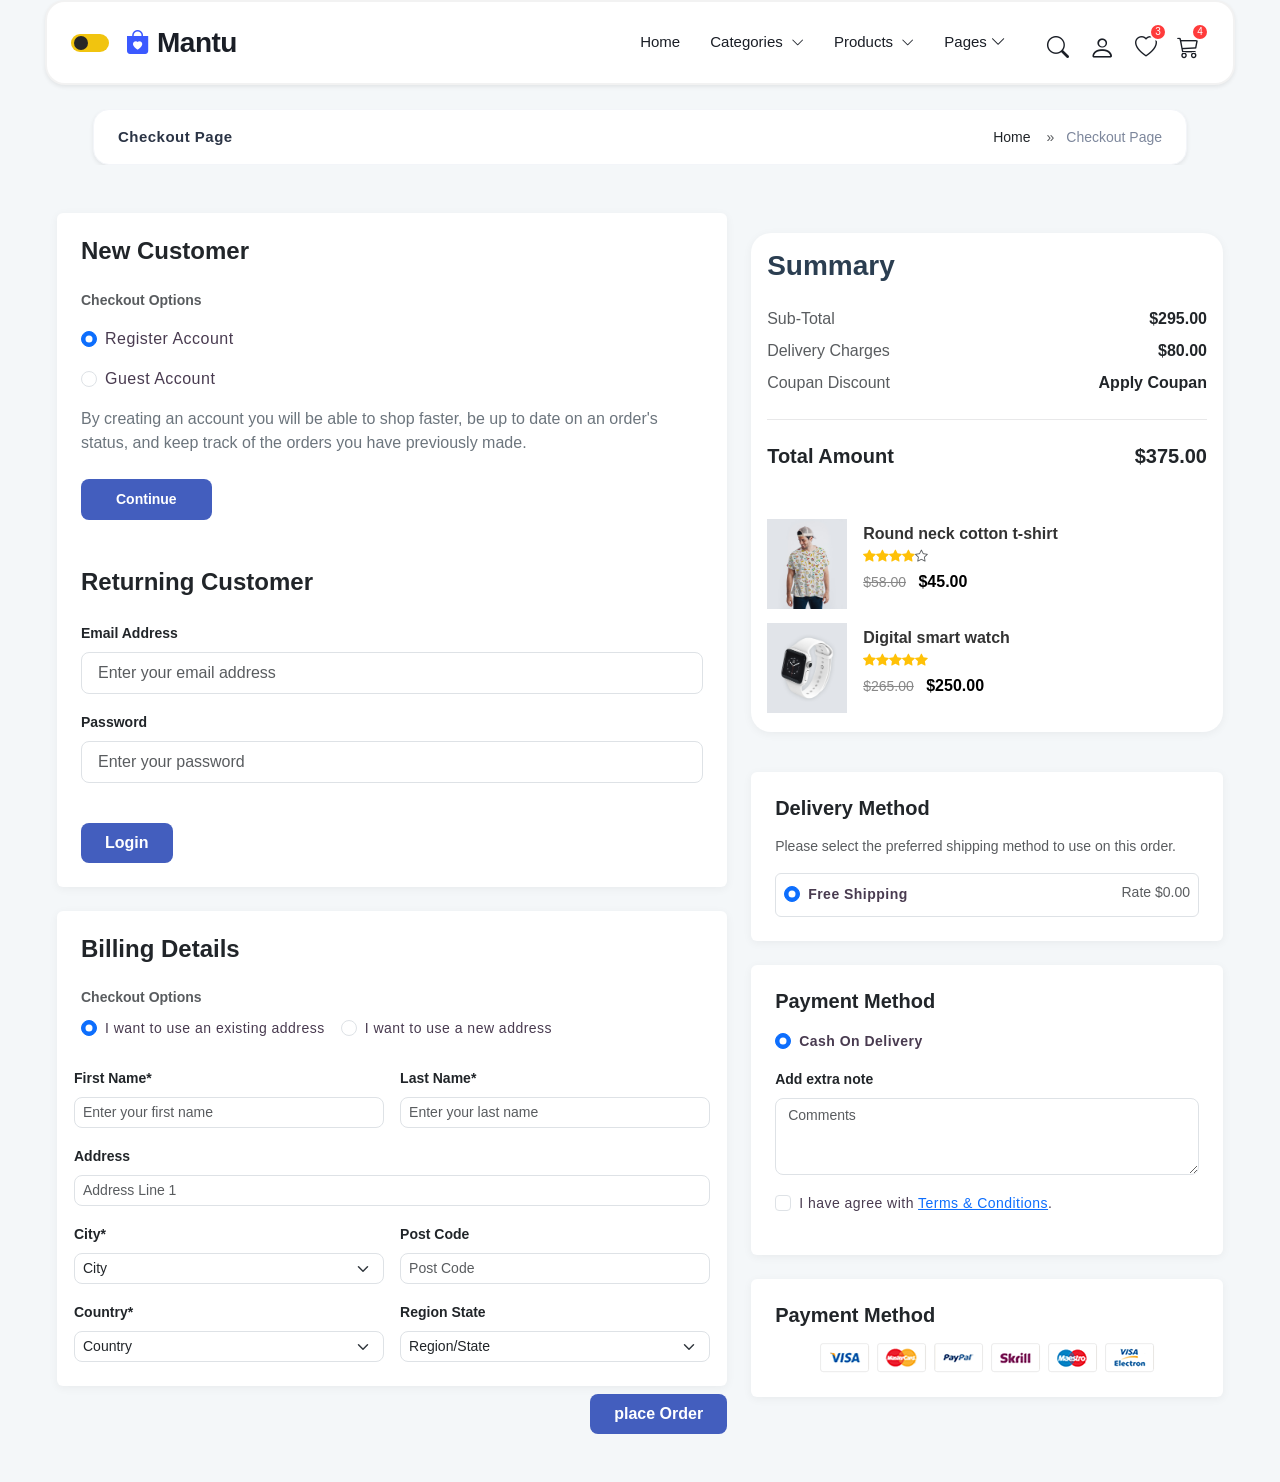
<file: checkout.html>
<!DOCTYPE html>
<html lang="en">

<head>
    <meta charset="UTF-8">
    <meta name="viewport" content="width=device-width, initial-scale=1.0">
    <link href="https://cdn.jsdelivr.net/npm/bootstrap@5.3.0/dist/css/bootstrap.min.css" rel="stylesheet">
    <link rel="stylesheet" href="https://cdnjs.cloudflare.com/ajax/libs/font-awesome/6.0.0/css/all.min.css">
    <link rel="stylesheet" href="https://cdn.jsdelivr.net/npm/bootstrap-icons@1.11.1/font/bootstrap-icons.css">
    <title>Checkout</title>
    <link rel="stylesheet" href="style.css">

    <style>
        .custom-continue-btn {
            background-color: #435ebe;
            color: white;
            border: none;
            padding: 10px 35px;
            /* Horizontal padding makes it the right size */
            border-radius: 8px;
            /* Matching the slight curve in the UI */
            font-weight: 600;
            font-size: 14px;
            width: auto;
            /* Prevents it from stretching */
            display: inline-block;
            /* Ensures it stays compact */
        }

        .custom-continue-btn:hover {
            background-color: #ffc107;
            color: #000;
        }

        .product-img-container {
            width: 80px;
            height: 80px;
            background-color: #f0f2f5;
            /* Light gray background for the image box */
            display: flex;
            align-items: center;
            justify-content: center;
            border-radius: 12px;
        }

        .product-img-container img {
            max-width: 100%;
            height: auto;
        }

        .rating-stars {
            color: #ffc107;
            /* Bootstrap yellow */
            font-size: 0.8rem;
        }

        .summary-card {
            border-radius: 20px;
            background-color: #fff;
        }

        .price-original {
            color: #888;
            text-decoration: line-through;
            margin-right: 8px;
        }

        .price-current {
            font-weight: 800;
            color: #000;
        }

        .btn-mantu-primary {
            background-color: #435ebe !important;
            color: white !important;
            border: none;
            transition: all 0.3s ease-in-out;
            box-shadow: 0 4px 6px rgba(67, 94, 190, 0.1);
        }

        /* Hover Effect */
        .btn-mantu-primary:hover {
            background-color: #364fa1 !important;
            transform: translateY(-2px);
            /* Slight lift like pro sites */
            box-shadow: 0 6px 15px rgba(67, 94, 190, 0.3);
        }

        .card.shadow-sm {
            box-shadow: 0 2px 10px rgba(0, 0, 0, 0.05) !important;
        }
    </style>
</head>

<body>

    <!-- Header Navbar -->

    <div class="container-fluid px-lg-6">
        <div class="row">

            <div class="col-12" col-lg-8>

                <header class="main-header shadow-sm bg-white d-flex align-items-center px-4">
                    <div class="header-left d-flex align-items-center">
                        <div class="theme-switch-track me-3">
                            <div class="theme-switch-handle"></div>
                        </div>
                        <a href="#" class="navbar-brand d-flex align-items-center">
                            <div class="logo-icon-box me-2"><i class="bi bi-bag-heart-fill"></i></div>
                            <span class="logo-text">Mantu</span>
                        </a>
                    </div>

                    <div class="header-right-content d-flex align-items-center ms-auto">
                        <nav class="header-nav d-none d-lg-block me-3">
                            <ul class="nav">
                                <li class="nav-item"><a href="index.html" class="nav-link">Home</a></li>

                                <!-- Categories section -->


                                <li class="nav-item dropdown-wrapper">
                                    <a href="#" class="nav-link">Categories <i
                                            class="bi bi-chevron-down ms-1 small"></i></a>
                                    <div class="mega-dropdown shadow-sm">
                                        <div class="row g-0">
                                            <div class="col-6 dropdown-column">
                                                <h6 class="dropdown-header">Classic</h6>
                                                <ul class="list-unstyled">
                                                    <li><a href="shop.html">Shop Right Sidebar</a></li>
                                                    <li><a href="shop.html">Banner Right Sidebar</a></li>
                                                    <li><a href="shop.html">Shop Full Width</a></li>
                                                    <li><a href="shop.html">Banner Full Width</a></li>
                                                </ul>
                                            </div>
                                            <div class="col-6 dropdown-column">
                                                <h6 class="dropdown-header">List</h6>
                                                <ul class="list-unstyled">
                                                    <li><a href="shop.html">Shop Right Sidebar</a></li>
                                                    <li><a href="shop.html">Banner Right Sidebar</a></li>
                                                    <li><a href="shop.html">Shop Full Width</a></li>
                                                    <li><a href="shop.html">Banner Full Width</a></li>
                                                </ul>
                                            </div>
                                        </div>
                                    </div>
                                </li>
                                <li class="nav-item dropdown-wrapper">
                                    <a href="product1.html" class="nav-link">Products <i
                                            class="bi bi-chevron-down ms-1 small"></i></a>
                                    <ul class="standard-dropdown shadow-sm list-unstyled">
                                        <li><a href="Product1.html">Product Detail</a></li>
                                        <li><a href="Product1.html">Product Accordion</a></li>
                                        <li><a href="Product1.html">Product Full Width</a></li>
                                        <li><a href="Product1.html">Accordion Full Width</a></li>
                                    </ul>
                                </li>
                                <li class="nav-item dropdown-wrapper">
                                    <a class="nav-link" href="#">Pages <i class="bi bi-chevron-down"></i></a>
                                    <ul class="standard-dropdown shadow-sm list-unstyled">
                                        <li class="has-submenu">
                                            <a href="#">Blog <i class="bi bi-chevron-right float-end mt-1"></i></a>
                                            <div class="submenu-dropdown">
                                                <ul class="list-unstyled">
                                                    <li><a href="#">Blog Grid</a></li>
                                                    <li><a href="#">Blog List</a></li>
                                                    <li><a href="#">Blog Detail</a></li>
                                                </ul>
                                            </div>
                                        </li>
                                        <li><a href="cart.html">Cart</a></li>
                                        <li><a href="#">FAQ</a></li>
                                    </ul>
                                </li>
                            </ul>
                        </nav>
                        <div class="header-icons d-flex align-items-center">
                            <a href="#" class="icon-link"><i class="bi bi-search"></i></a>
                            <div class="dropdown-wrapper">
                                <a href="#" class="icon-link"><i class="bi bi-person custom-account-icon"></i></a>
                                <ul class="standard-dropdown shadow-sm list-unstyled">
                                    <li><a href="login.html">Login</a></li>
                                    <li><a href="login.html">Register</a></li>
                                    <li><a href="checkout.html">Checkout</li>
                                </ul>
                            </div>
                            <a href="#" class="icon-link position-relative"><i class="bi bi-heart"></i><span
                                    class="badge-count">3</span></a>
                            <a href="#" class="icon-link position-relative"><i class="bi bi-cart3"></i><span
                                    class="badge-count cart-bg">4</span></a>
                        </div>
                    </div>
                </header>


                <!-- Checkout Bar -->


                <div class="container-fluid px-lg-6 mt-4 mb-5">
                    <div
                        class="cart-header-bar bg-white rounded-4 shadow-sm d-flex justify-content-between align-items-center px-4 py-3">
                        <h5 class="fw-bold mb-0" style="color: #2b3445;">Checkout page</h5>

                        <nav aria-label="breadcrumb">
                            <ol class="breadcrumb mb-0">
                                <li class="breadcrumb-item"><a href="home.html"
                                        class="text-decoration-none text-dark">Home</a></li>
                                <li class="breadcrumb-item active" aria-current="page">
                                    <span class="mx-2 text-muted">»</span>
                                    <span style="color: #7d879c;">Checkout Page</span>
                                </li>
                            </ol>
                        </nav>
                    </div>
                </div>

                <div class="container my-5">
                    <div class="row g-4 align-items-start">

                        <!-- New Customer -->

                        <div class=" col-12 col-lg-7">


                            <div class="card border-0 shadow-sm p-4 mb-4">
                                <h4 class="fw-bold mb-4">New Customer</h4>
                                <p class="text-muted fw-bold small">Checkout Options</p>
                                <div class="form-check form-check-inline mb-3">
                                    <input class="form-check-input" type="radio" name="customerType" id="register"
                                        checked>
                                    <label class="form-check-label" for="register">Register Account</label>
                                </div>
                                <div class="form-check form-check-inline mb-3">
                                    <input class="form-check-input" type="radio" name="customerType" id="guest">
                                    <label class="form-check-label" for="guest">Guest Account</label>
                                </div>
                                <p class="text-secondary medium">By creating an account you will be able to shop faster,
                                    be up to date on an order's status, and keep track of the orders you have previously
                                    made.</p>
                                <div class="d-flex justify-content-start">
                                    <button type="button" class="btn custom-continue-btn mt-2 mb-5">Continue</button>
                                </div>

                                <!-- Returning customer -->

                                <h4 class="fw-bold mb-4">Returning Customer</h4>
                                <div class="mb-3">
                                    <label class="form-label small fw-bold">Email Address</label>
                                    <input type="email" class="form-control form-control-lg fs-6"
                                        placeholder="Enter your email address">
                                </div>
                                <div class="mb-3">
                                    <label class="form-label small fw-bold">Password</label>
                                    <input type="password" class="form-control form-control-lg fs-6"
                                        placeholder="Enter your password">
                                </div>
                                <div class="d-flex align-items-center gap-3 mt-4">

                                    <div class="d-flex justify-content-start">
                                        <a href="login.html" style="border-radius: 8px; background-color: #435ebe; 
                                    border:none;" class="btn btn-checkout rounded-3 px-4 py-2 
                                    text-white background-color: #435ebe text-decoration-none">
                                            Login
                                        </a>

                                    </div>
                                </div>
                            </div>
                            <!-- Billing Details -->

                            <div class="card border-0 shadow-sm p-4">
                                <h4 class="fw-bold mb-4">Billing Details</h4>
                                <div class="mb-4">
                                    <p class="small fw-bold text-muted mb-2">Checkout Options</p>
                                    <div class="d-flex gap-3">
                                        <div class="form-check">
                                            <input class="form-check-input" type="radio" name="billingAddr"
                                                id="existing" checked>
                                            <label class="form-check-label small" for="existing">I want to use an
                                                existing address</label>
                                        </div>
                                        <div class="form-check">
                                            <input class="form-check-input" type="radio" name="billingAddr" id="new">
                                            <label class="form-check-label small" for="new">I want to use a new
                                                address</label>
                                        </div>
                                    </div>
                                </div>

                                <div class="row g-3">
                                    <div class="col-md-6">
                                        <label class="form-label small fw-bold">First Name*</label>
                                        <input type="text" class="form-control form-control-sm"
                                            placeholder="Enter your first name">
                                    </div>
                                    <div class="col-md-6">
                                        <label class="form-label small fw-bold">Last Name*</label>
                                        <input type="text" class="form-control form-control-sm"
                                            placeholder="Enter your last name">
                                    </div>
                                    <div class="col-12">
                                        <label class="form-label small fw-bold">Address</label>
                                        <input type="text" class="form-control form-control-sm"
                                            placeholder="Address Line 1">
                                    </div>
                                    <div class="col-md-6">
                                        <label class="form-label small fw-bold">City*</label>
                                        <select class="form-select form-select-sm">
                                            <option>City</option>
                                        </select>
                                    </div>
                                    <div class="col-md-6">
                                        <label class="form-label small fw-bold">Post Code</label>
                                        <input type="text" class="form-control form-control-sm" placeholder="Post Code">
                                    </div>
                                    <div class="col-md-6">
                                        <label class="form-label small fw-bold">Country*</label>
                                        <select class="form-select form-select-sm">
                                            <option>Country</option>
                                        </select>
                                    </div>
                                    <div class="col-md-6">
                                        <label class="form-label small fw-bold">Region State</label>
                                        <select class="form-select form-select-sm">
                                            <option>Region/State</option>
                                        </select>
                                    </div>

                                </div>
                            </div>
                            <div class="d-flex justify-content-end mt-2">
                                <a href="thankyou.html"
                                    style="border-radius: 8px; background-color: #435ebe; border:none;"
                                    class="btn btn-checkout rounded-3 px-4 py-2 text-white background-color: #435ebe text-decoration-none">
                                    place Order
                                </a>
                            </div>
                        </div>

                        <!-- Summary -->


                        <div class="col-lg-5 ">

                            <div class="card border-0 shadow-sm p-3 summary-card mb-4">
                                <h3 class="fw-bold mb-4" style="color: #2b3e51;">Summary</h3>
                                <div class="d-flex justify-content-between mb-2">
                                    <span class="text-muted">Sub-Total</span>
                                    <span class="fw-bold text-dark">$295.00</span>
                                </div>
                                <div class="d-flex justify-content-between mb-2">
                                    <span class="text-muted">Delivery Charges</span>
                                    <span class="fw-bold text-dark">$80.00</span>
                                </div>
                                <div class="d-flex justify-content-between mb-3">
                                    <span class="text-muted">Coupan Discount</span>
                                    <a href="#" class="text-decoration-none text-dark fw-bold">Apply Coupan</a>
                                </div>
                                <hr class="my-4" style="opacity: 0.1;">
                                <div class="d-flex justify-content-between mb-5">
                                    <h5 class="fw-bold">Total Amount</h5>
                                    <h5 class="fw-bold">$375.00</h5>
                                </div>

                                <div class="d-flex align-items-start mb-4">
                                    <div class="product-img-container me-3">
                                        <img src="images/shirt.jpg" alt="t-shirt" class="img-fluid">
                                    </div>
                                    <div>
                                        <h6 class="mb-1 fw-bold" style="color: #333;">Round neck cotton t-shirt</h6>
                                        <div class="rating-stars mb-1">
                                            <i class="bi bi-star-fill"></i><i class="bi bi-star-fill"></i><i
                                                class="bi bi-star-fill"></i><i class="bi bi-star-fill"></i><i
                                                class="bi bi-star text-muted"></i>
                                        </div>
                                        <div><span class="price-original small">$58.00</span> <span
                                                class="price-current">$45.00</span></div>
                                    </div>
                                </div>
                                <div class="d-flex align-items-start mb-2">
                                    <div class="product-img-container me-3">
                                        <img src="images/watch.jpg" alt="watch" class="img-fluid">
                                    </div>
                                    <div>
                                        <h6 class="mb-1 fw-bold" style="color: #333;">Digital smart watch</h6>
                                        <div class="rating-stars mb-1">
                                            <i class="bi bi-star-fill"></i><i class="bi bi-star-fill"></i><i
                                                class="bi bi-star-fill"></i><i class="bi bi-star-fill"></i><i
                                                class="bi bi-star-fill"></i>
                                        </div>
                                        <div><span class="price-original small">$265.00</span> <span
                                                class="price-current">$250.00</span></div>
                                    </div>
                                </div>
                            </div>

                            <!-- Delievery Method -->

                            <div class="card border-0 shadow-sm p-4 mb-4">
                                <h5 class="fw-bold mb-3">Delivery Method</h5>
                                <p class="text-muted small">Please select the preferred shipping method to use on this
                                    order.</p>
                                <div class="d-flex justify-content-between border rounded p-2">
                                    <div class="form-check">
                                        <input class="form-check-input" type="radio" name="delivery" id="free" checked>
                                        <label class="form-check-label small fw-bold" for="free">Free Shipping</label>
                                    </div>
                                    <span class="small text-muted">Rate $0.00</span>
                                </div>
                            </div>

                            <!-- Payment Method -->

                            <div class="card border-0 shadow-sm p-4 mb-4">
                                <h5 class="fw-bold mb-3">Payment Method</h5>
                                <div class="form-check mb-3">
                                    <input class="form-check-input" type="radio" name="payment" id="cod" checked>
                                    <label class="form-check-label small fw-bold" for="cod">Cash On Delivery</label>
                                </div>
                                <label class="form-label small fw-bold">Add extra note</label>
                                <textarea class="form-control mb-3" rows="3" placeholder="Comments"></textarea>
                                <div class="form-check mb-3">
                                    <input class="form-check-input" type="checkbox" id="terms">
                                    <label class="form-check-label small" for="terms">I have agree with <a
                                            href="#">Terms & Conditions</a>.</label>
                                </div>
                            </div>

                            <!-- Payment images -->

                            <div class="row-lg-4">
                                <div class="card border-0 shadow-sm p-4 mt-4">
                                    <h5 class="fw-bold mb-3">Payment Method</h5>
                                    <div class="d-flex justify-content-center">
                                        <img src="images/payment.png" alt="Payment Methods" class="img-fluid"
                                            style="max-width: 100%; height: auto;">
                                    </div>
                                </div>
                            </div>
                        </div>
                    </div>

</body>
</html>
</file>
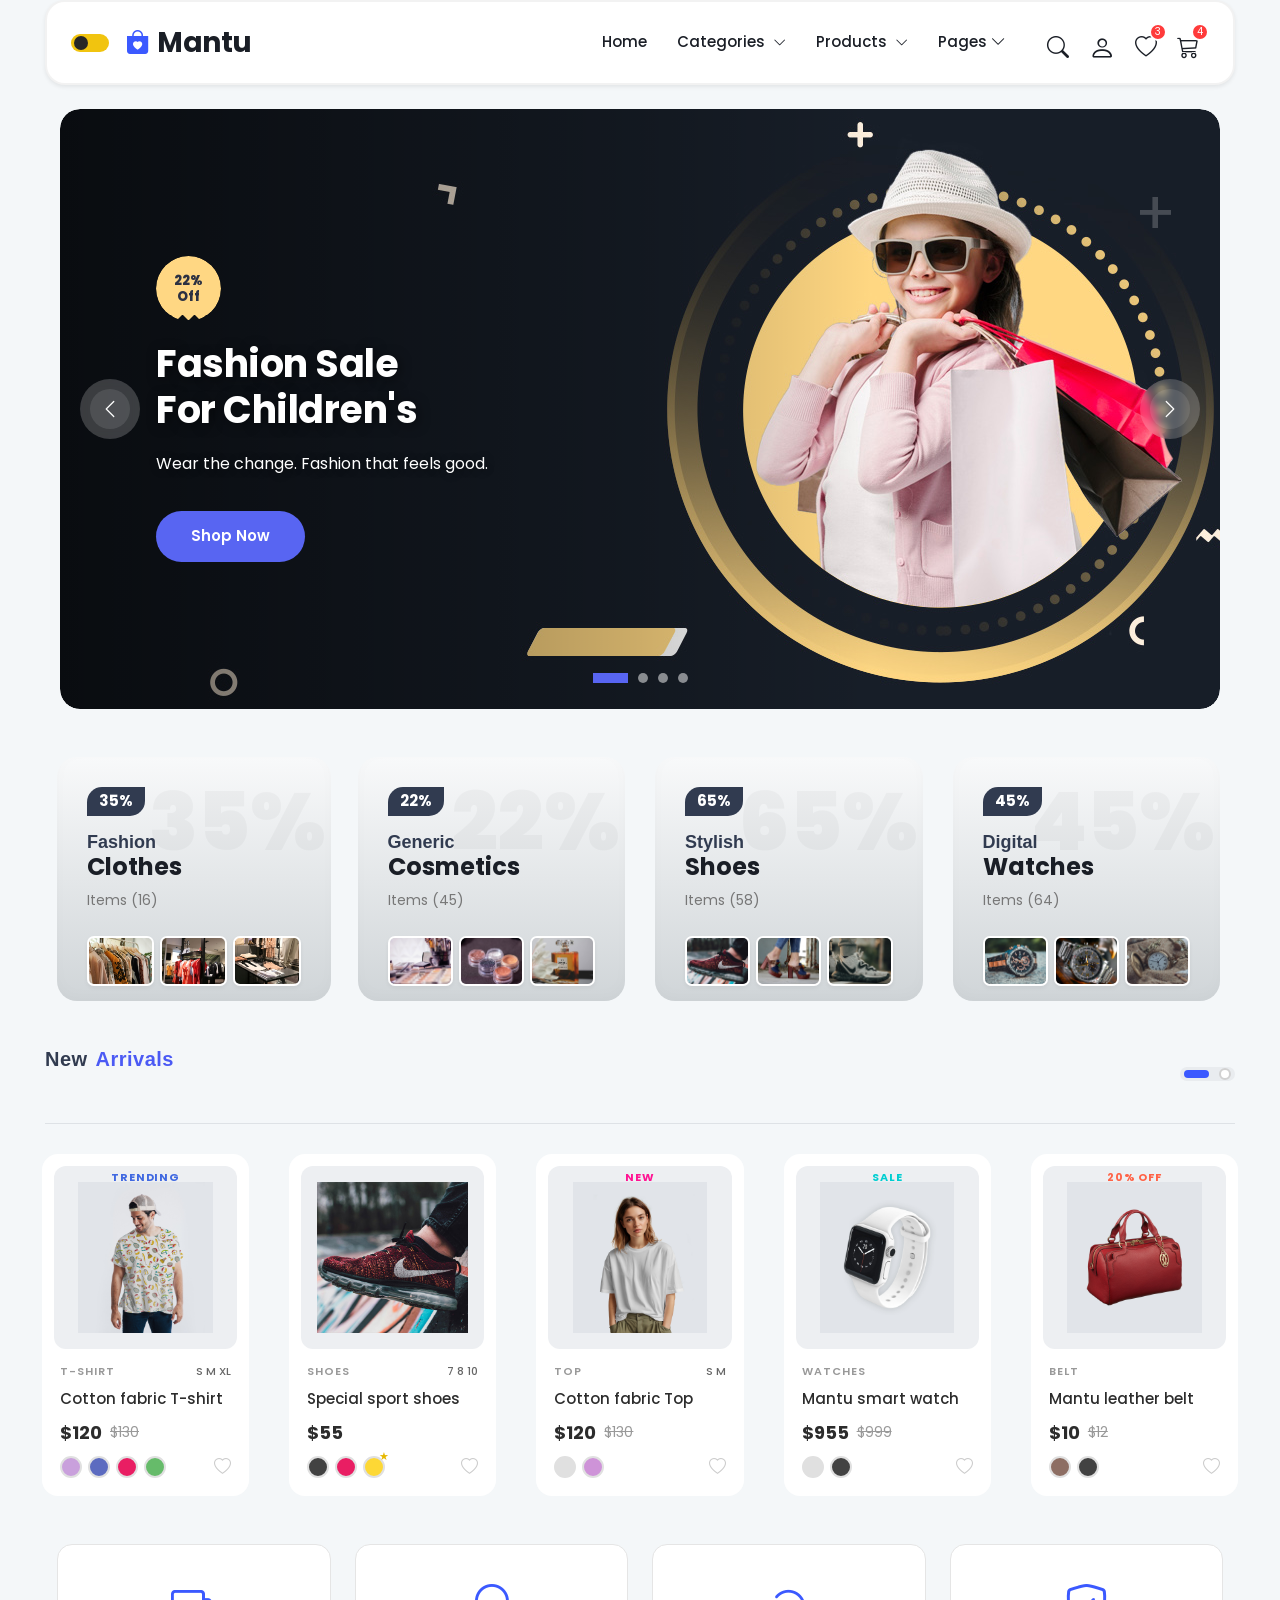
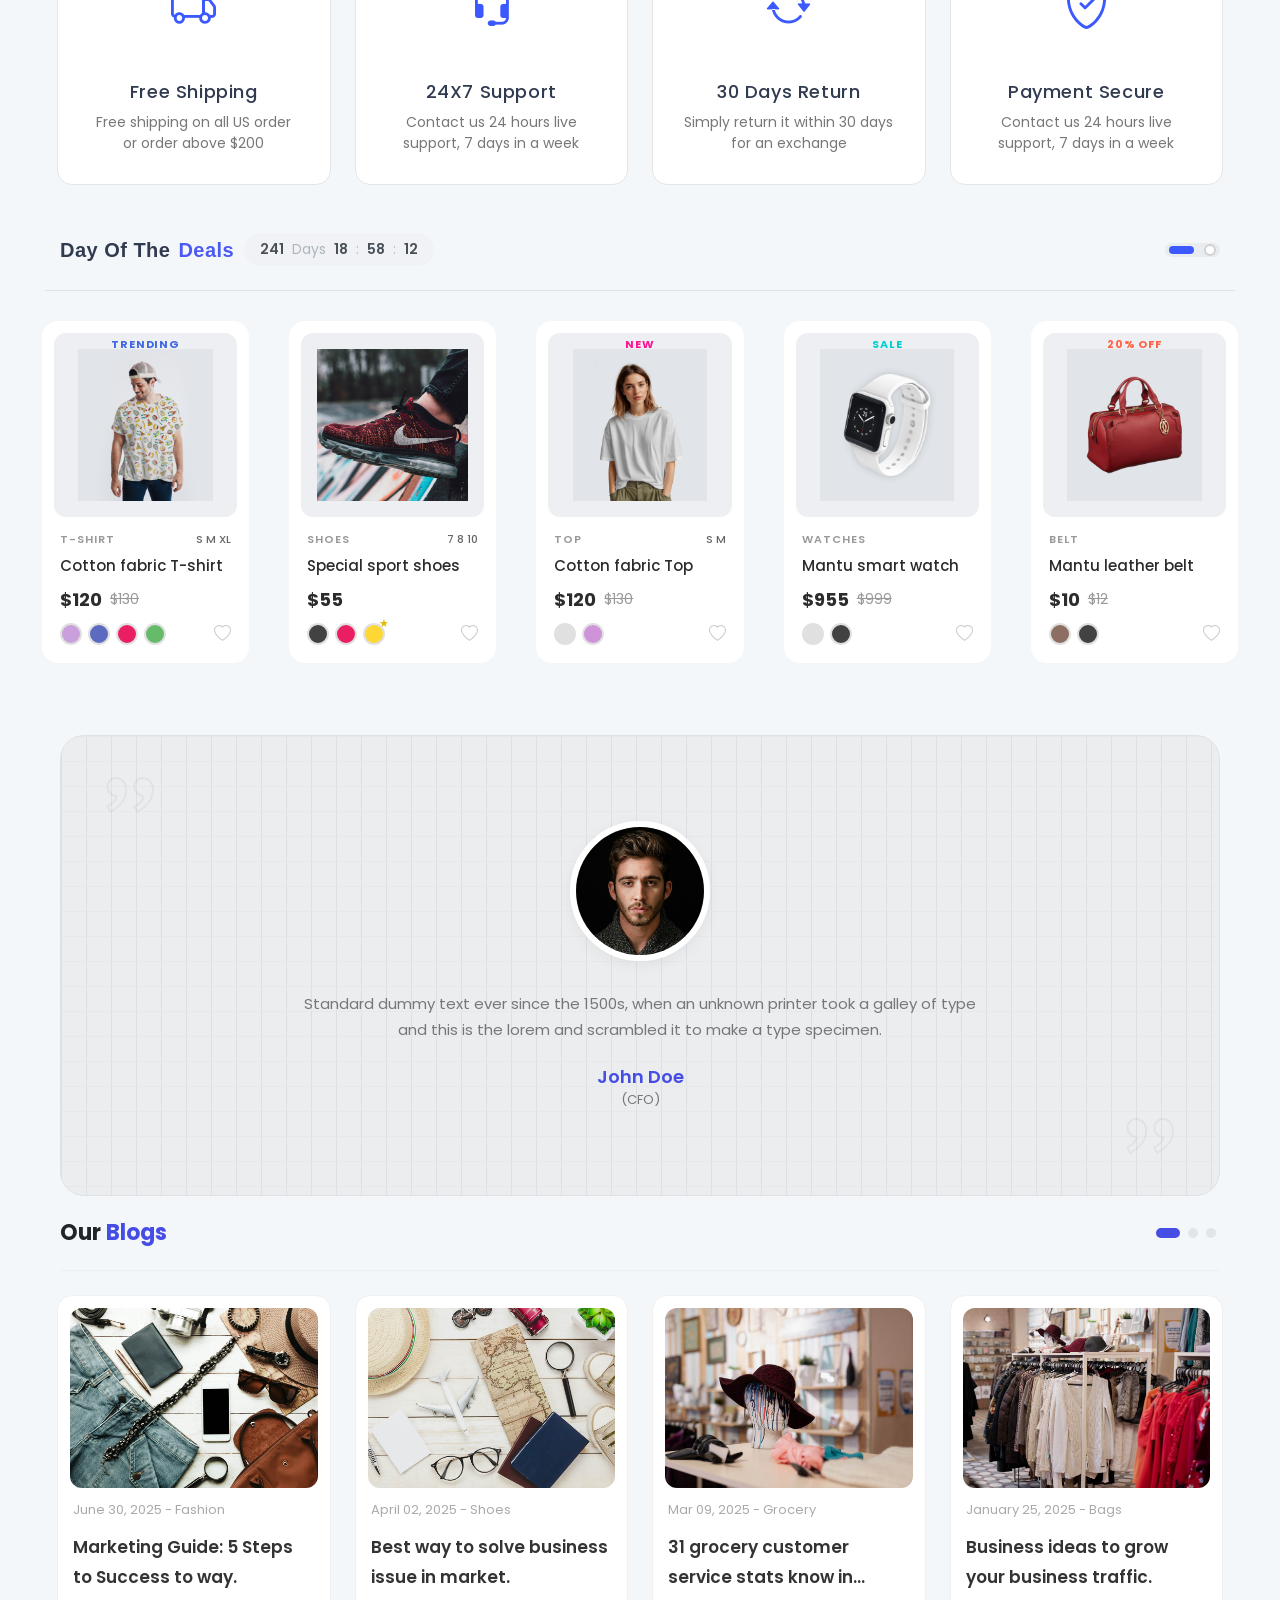
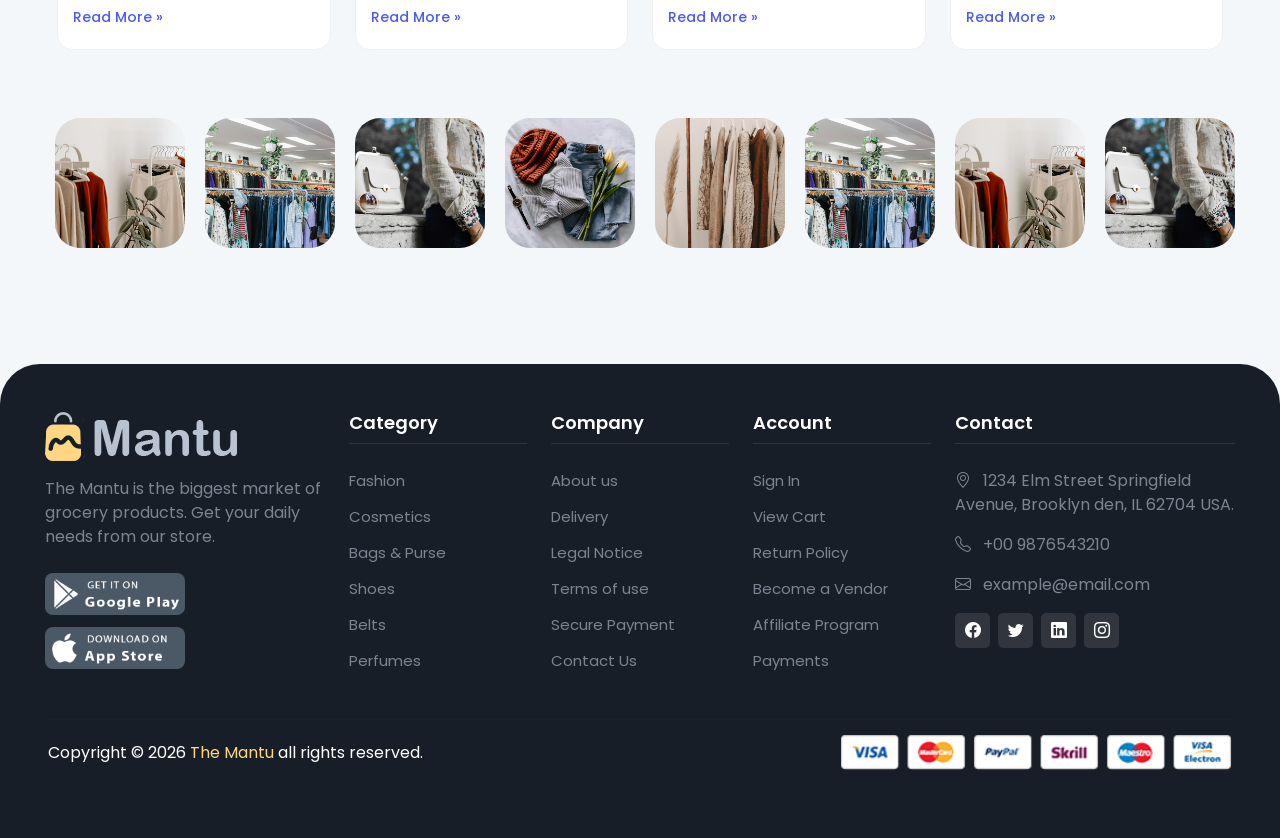
<file: home.html>
<!DOCTYPE html>
<html lang="en">

<head>
    <meta charset="UTF-8">
    <meta name="viewport" content="width=device-width, initial-scale=1.0">
    <title>Mantu WooCommerce Template</title>
    <link href="https://cdn.jsdelivr.net/npm/bootstrap@5.3.0/dist/css/bootstrap.min.css" rel="stylesheet">
    <link href="https://fonts.googleapis.com/css2?family=Poppins:wght@300;400;500;600;700&display=swap"
        rel="stylesheet">
        <link rel="stylesheet" href="https://cdnjs.cloudflare.com/ajax/libs/font-awesome/6.0.0/css/all.min.css">
    <link rel="stylesheet" href="https://cdn.jsdelivr.net/npm/bootstrap-icons@1.11.1/font/bootstrap-icons.css">
    <link rel="stylesheet" href="style.css">
</head>

<body>


 <!-- Header Navbar -->

    <div class="container-fluid px-lg-6 ">
        <div class="row">

            <div class="col-12">

                <header class="main-header shadow-sm bg-white d-flex align-items-center px-3 px-lg-4">
                    <div class="header-left d-flex align-items-center">
                        <div class="theme-switch-track me-3">
                            <div class="theme-switch-handle"></div>
                        </div>
                        <a href="#" class="navbar-brand d-flex align-items-center">
                            <div class="logo-icon-box me-2"><i class="bi bi-bag-heart-fill"></i></div>
                            <span class="logo-text">Mantu</span>
                        </a>
                    </div>

                    <div class="header-right-content d-flex align-items-center ms-auto">
                        <nav class="header-nav d-none d-lg-block me-3">
                            <ul class="nav">
                                <li class="nav-item"><a href="#" class="nav-link">Home</a></li>


                                <!-- Categories section -->
                                <li class="nav-item dropdown-wrapper">
                                    <a href="#" class="nav-link">Categories <i
                                            class="bi bi-chevron-down ms-1 small"></i></a>
                                    <div class="mega-dropdown shadow-sm">
                                        <div class="row g-0">
                                            <div class="col-6 dropdown-column">
                                                <h6 class="dropdown-header">Classic</h6>
                                                <ul class="list-unstyled">
                                                    <li><a href="#">Shop Right Sidebar</a></li>
                                                    <li><a href="#">Banner Right Sidebar</a></li>
                                                    <li><a href="#">Shop Full Width</a></li>
                                                    <li><a href="#">Banner Full Width</a></li>
                                                </ul>
                                            </div>
                                            <div class="col-6 dropdown-column">
                                                <h6 class="dropdown-header">List</h6>
                                                <ul class="list-unstyled">
                                                    <li><a href="#">Shop Right Sidebar</a></li>
                                                    <li><a href="#">Banner Right Sidebar</a></li>
                                                    <li><a href="#">Shop Full Width</a></li>
                                                    <li><a href="#">Banner Full Width</a></li>
                                                </ul>
                                            </div>
                                        </div>
                                    </div>
                                </li>



                                <li class="nav-item dropdown-wrapper">
                                    <a href="#" class="nav-link">Products <i
                                            class="bi bi-chevron-down ms-1 small"></i></a>
                                    <ul class="standard-dropdown shadow-sm list-unstyled">
                                        <li><a href="product1.html">Product Detail</a></li>
                                        <li><a href="product1.html">Product Accordion</a></li>
                                        <li><a href="product1.html">Product Full Width</a></li>
                                        <li><a href="#">Accordion Full Width</a></li>
                                    </ul>
                                </li>

                                <li class="nav-item dropdown-wrapper">
                                    <a class="nav-link" href="#">Pages <i class="bi bi-chevron-down"></i></a>
                                    <ul class="standard-dropdown shadow-sm list-unstyled">
                                        <li class="has-submenu">
                                            <a href="#">Blog <i class="bi bi-chevron-right float-end mt-1"></i></a>
                                            <div class="submenu-dropdown">
                                                <ul class="list-unstyled">
                                                    <li><a href="#">Blog Grid</a></li>
                                                    <li><a href="#">Blog List</a></li>
                                                    <li><a href="#">Blog Detail</a></li>
                                                </ul>
                                            </div>
                                        </li>
                                        <li><a href="#">About Us</a></li>
                                        <li><a href="#">Contact Us</a></li>
                                        <li><a href="#">Cart</a></li>
                                        <li><a href="#">FAQ</a></li>
                                    </ul>
                                </li>
                            </ul>
                        </nav>

                        <div class="header-icons d-flex align-items-center">
                            <a href="#" class="icon-link"><i class="bi bi-search"></i></a>
                            <div class="dropdown-wrapper">
                                <a href="#" class="icon-link"><i class="bi bi-person custom-account-icon"></i></a>
                                <ul class="standard-dropdown shadow-sm list-unstyled">
                                    <li><a href="login.html">Login</a></li>
                                    <li><a href="login.html">Register</a></li>
                                    <li><a href="checkout.html">Checkout</li>
                                </ul>
                            </div>
                            <a href="#" class="icon-link position-relative"><i class="bi bi-heart"></i><span
                                    class="badge-count">3</span></a>
                            <a href="cart.html" class="icon-link position-relative"><i class="bi bi-cart3"></i><span
                                    class="badge-count cart-bg">4</span></a>
                        </div>
                    </div>
                </header>


                <!-- Carousel Slider -->

                <section class="hero-slider-container mt-4">
                    <div id="heroCarousel" class="carousel slide" data-bs-ride="carousel" data-bs-interval="3000">
                        <div class="carousel-indicators">
                            <button type="button" data-bs-target="#heroCarousel" data-bs-slide-to="0"
                                class="active"></button>
                            <button type="button" data-bs-target="#heroCarousel" data-bs-slide-to="1"></button>
                            <button type="button" data-bs-target="#heroCarousel" data-bs-slide-to="2"></button>
                            <button type="button" data-bs-target="#heroCarousel" data-bs-slide-to="3"></button>
                        </div>

                        <div class="carousel-inner">
                            <div class="carousel-item active">
                                <div class="slide-background" style="background-image: url('images/slider3.jpg');">
                                </div>
                                <div class="row align-items-center">
                                    <div class="col-lg-5 offset-lg-1">
                                        <div class="slide-content">
                                            <div class="discount-badge">22%<br>Off</div>
                                            <h1 class="slide-title">Fashion sale<br>for Children's</h1>
                                            <p class="slide-subtitle">Wear the change. Fashion that feels good.</p>
                                            <a href="shop.html" class="btn-shop-now">Shop Now</a>
                                        </div>
                                    </div>
                                </div>
                            </div>

                            <div class="carousel-item">
                                <div class="slide-background" style="background-image: url('images/slider2.jpg');">
                                </div>
                                <div class="row align-items-center">
                                    <div class="col-lg-5 offset-lg-1">
                                        <div class="slide-content">
                                            <div class="discount-badge">35%<br>Off</div>
                                            <h1 class="slide-title">Fashion sale<br>for Men's</h1>
                                            <p class="slide-subtitle">Wear the change. Fashion that feels good.</p>
                                            <a href="shop.html" class="btn-shop-now">Shop Now</a>
                                        </div>
                                    </div>
                                </div>
                            </div>

                            <div class="carousel-item">
                                <div class="slide-background" style="background-image: url('images/slider1.jpg');">
                                </div>
                                <div class="row align-items-center">
                                    <div class="col-lg-5 offset-lg-1">
                                        <div class="slide-content">
                                            <div class="discount-badge">50%<br>Off</div>
                                            <h1 class="slide-title">Fashion sale<br>for women's</h1>
                                            <p class="slide-subtitle">Elevate your every day. Style that speaks volumes.
                                            </p>
                                            <a href="shop.html" class="btn-shop-now">Shop Now</a>
                                        </div>
                                    </div>
                                </div>
                            </div>

                            <div class="carousel-item">
                                <div class="slide-background" style="background-image: url('images/slider4.jpg');">
                                </div>
                                <div class="row align-items-center">
                                    <div class="col-lg-5 offset-lg-1">
                                        <div class="slide-content">
                                            <div class="discount-badge">22%<br>Off</div>
                                            <h1 class="slide-title">Cosmetics sale<br>for Women's</h1>
                                            <p class="slide-subtitle">Wear the change. Fashion that feels good.</p>
                                            <a href="#" class="btn-shop-now">Shop Now</a>
                                        </div>
                                    </div>
                                </div>
                            </div>
                        </div>

                        <button class="carousel-control-prev" type="button" data-bs-target="#heroCarousel"
                            data-bs-slide="prev">
                            <span class="carousel-control-prev-icon"></span>
                        </button>
                        <button class="carousel-control-next" type="button" data-bs-target="#heroCarousel"
                            data-bs-slide="next">
                            <span class="carousel-control-next-icon"></span>
                        </button>
                    </div>
                </section>

                <!-- Category Card -->

                 <section class="mn-category-section py-5">
    <div class="container">
        <div class="row g-4">
            <div class="col-lg-3 col-md-3 col-sm-6 col-6">

            
                <div class="mn-cat-card">
                    <p class="lbl"><span>35%</span></p>
                    <span class="bg">35%</span>
                    <h4>Fashion</h4>
                    <h3>Clothes</h3>
                    <p class="items-count">Items (16)</p>
                    <div class="cat-gallery">
                        <img src="images/clothes1.jpg" alt="img"><img src="images/clothes2.jpg" alt="img"><img src="images/clothes3.jpg" alt="img">
                    </div>
                </div>
            </div>
            <div class="col-xl-3 col-lg-4 col-md-6 col-6 mn-cat-item">
                <div class="mn-cat-card">
                    <p class="lbl"><span>22%</span></p>
                    <span class="bg">22%</span>
                    <h4>Generic</h4>
                    <h3>Cosmetics</h3>
                    <p class="items-count">Items (45)</p>
                    <div class="cat-gallery">
                        <img src="images/cosmetics1.jpg" alt="img"><img src="images/cosmetics2.jpg" alt="img"><img src="images/cosmetics3.jpg" alt="img">
                    </div>
                </div>
            </div>
           <div class="col-xl-3 col-lg-4 col-md-6 col-6 mn-cat-item">
                <div class="mn-cat-card">
                    <p class="lbl"><span>65%</span></p>
                    <span class="bg">65%</span>
                    <h4>Stylish</h4>
                    <h3>Shoes</h3>
                    <p class="items-count">Items (58)</p>
                    <div class="cat-gallery">
                        <img src="images/shoes1.jpg" alt="img"><img src="images/shoes2.jpg" alt="img"><img src="images/shoes3.jpg" alt="img">
                    </div>
                </div>
            </div>
           <div class="col-xl-3 col-lg-4 col-md-6 col-6 mn-cat-item">
                <div class="mn-cat-card">
                    <p class="lbl"><span>45%</span></p>
                    <span class="bg">45%</span>
                    <h4>Digital</h4>
                    <h3>Watches</h3>
                    <p class="items-count">Items (64)</p>
                    <div class="cat-gallery">
                        <img src="images/10.jpg" alt="img"><img src="images/11.jpg" alt="img"><img src="images/12.jpg" alt="img">
                    </div>
                </div>
            </div>
        </div>

        </div>

        <!-- New Arrivals -->
        <div class="d-flex justify-content-between align-items-center mt-5 mb-4 ">
            <h2 class="section-title">New <span>Arrivals</span></h2>
            <div class="mn-slider-controls">
                <div class="slider-toggle">
                    <span class="active-pill"></span>
                    <span class="dot"></span>
                </div>
            </div>
        </div>
        <hr class="mn-divider">
       
       

    <!-- New Arrivals Product Grid - -->
        <div class="row na-grid mt-2 mb-5">

            <!-- Card 1: TRENDING -->
            <div class="na-col">
                <div class="na-card">
                    <div class="na-imgbox">
                        <span class="na-badge na-badge--trending">TRENDING</span>
                        <a href="product-detail.html">
                            <img src="images/shirt.jpg" alt="Cotton fabric T-shirt" class="na-img">
                        </a>
                        <div class="na-actions">
                            <button class="na-act-btn na-act-btn--qv" title="Quick View" data-bs-toggle="modal" data-bs-target="#quickViewModal">
                                <i class="bi bi-eye"></i>
                            </button>
                            <button class="na-act-btn na-act-btn--cmp" title="Compare">
                                <i class="bi bi-shuffle"></i>
                            </button>
                            <button class="na-act-btn na-act-btn--cart" title="Add to Cart">
                                <i class="bi bi-bag"></i>
                            </button>
                        </div>
                    </div>
                    <div class="na-info">
                        <div class="na-meta">
                            <span class="na-type">T-SHIRT</span>
                            <span class="na-sizes">S M XL</span>
                        </div>
                        <h4 class="na-title"><a href="product-detail.html">Cotton fabric T-shirt</a></h4>
                        <div class="na-prices">
                            <span class="na-price-now">$120</span>
                            <span class="na-price-old">$130</span>
                        </div>
                        <div class="na-swatches">
                            <span class="na-swatch" style="background:#c9a0dc;"></span>
                            <span class="na-swatch" style="background:#5C6BC0;"></span>
                            <span class="na-swatch" style="background:#E91E63;"></span>
                            <span class="na-swatch" style="background:#66BB6A;"></span>
                            <button class="na-heart"><i class="bi bi-heart"></i></button>
                        </div>
                    </div>
                </div>
            </div>

            <!-- Card 2: No badge -->
            <div class="na-col">
                <div class="na-card">
                    <div class="na-imgbox">
                        <a href="product-detail.html">
                            <img src="images/shoes1.jpg" alt="Special sport shoes" class="na-img">
                        </a>
                        <div class="na-actions">
                            <button class="na-act-btn na-act-btn--qv" title="Quick View" data-bs-toggle="modal" data-bs-target="#quickViewModal">
                                <i class="bi bi-eye"></i>
                            </button>
                            <button class="na-act-btn na-act-btn--cmp" title="Compare">
                                <i class="bi bi-shuffle"></i>
                            </button>
                            <button class="na-act-btn na-act-btn--cart" title="Add to Cart">
                                <i class="bi bi-bag"></i>
                            </button>
                        </div>
                    </div>
                    <div class="na-info">
                        <div class="na-meta">
                            <span class="na-type">SHOES</span>
                            <span class="na-sizes">7 8 10</span>
                        </div>
                        <h4 class="na-title"><a href="product-detail.html">Special sport shoes</a></h4>
                        <div class="na-prices">
                            <span class="na-price-now">$55</span>
                        </div>
                        <div class="na-swatches">
                            <span class="na-swatch" style="background:#424242;"></span>
                            <span class="na-swatch" style="background:#E91E63;"></span>
                            <span class="na-swatch na-swatch--star" style="background:#FDD835;"></span>
                            <button class="na-heart"><i class="bi bi-heart"></i></button>
                        </div>
                    </div>
                </div>
            </div>

            <!-- Card 3: NEW -->
            <div class="na-col">
                <div class="na-card">
                    <div class="na-imgbox">
                        <span class="na-badge na-badge--new">NEW</span>
                        <a href="product-detail.html">
                            <img src="images/fshirt.jpg" alt="Cotton fabric Top" class="na-img">
                        </a>
                        <div class="na-actions">
                            <button class="na-act-btn na-act-btn--qv" title="Quick View" data-bs-toggle="modal" data-bs-target="#quickViewModal">
                                <i class="bi bi-eye"></i>
                            </button>
                            <button class="na-act-btn na-act-btn--cmp" title="Compare">
                                <i class="bi bi-shuffle"></i>
                            </button>
                            <button class="na-act-btn na-act-btn--cart" title="Add to Cart">
                                <i class="bi bi-bag"></i>
                            </button>
                        </div>
                    </div>
                    <div class="na-info">
                        <div class="na-meta">
                            <span class="na-type">TOP</span>
                            <span class="na-sizes">S M</span>
                        </div>
                        <h4 class="na-title"><a href="product-detail.html">Cotton fabric Top</a></h4>
                        <div class="na-prices">
                            <span class="na-price-now">$120</span>
                            <span class="na-price-old">$130</span>
                        </div>
                        <div class="na-swatches">
                            <span class="na-swatch" style="background:#E0E0E0;"></span>
                            <span class="na-swatch" style="background:#CE93D8;"></span>
                            <button class="na-heart"><i class="bi bi-heart"></i></button>
                        </div>
                    </div>
                </div>
            </div>

            <!-- Card 4: SALE -->
            <div class="na-col">
                <div class="na-card">
                    <div class="na-imgbox">
                        <span class="na-badge na-badge--sale">SALE</span>
                        <a href="product-detail.html">
                            <img src="images/watch.jpg" alt="Mantu smart watch" class="na-img">
                        </a>
                        <div class="na-actions">
                            <button class="na-act-btn na-act-btn--qv" title="Quick View" data-bs-toggle="modal" data-bs-target="#quickViewModal">
                                <i class="bi bi-eye"></i>
                            </button>
                            <button class="na-act-btn na-act-btn--cmp" title="Compare">
                                <i class="bi bi-shuffle"></i>
                            </button>
                            <button class="na-act-btn na-act-btn--cart" title="Add to Cart">
                                <i class="bi bi-bag"></i>
                            </button>
                        </div>
                    </div>
                    <div class="na-info">
                        <div class="na-meta">
                            <span class="na-type">WATCHES</span>
                        </div>
                        <h4 class="na-title"><a href="product-detail.html">Mantu smart watch</a></h4>
                        <div class="na-prices">
                            <span class="na-price-now">$955</span>
                            <span class="na-price-old">$999</span>
                        </div>
                        <div class="na-swatches">
                            <span class="na-swatch" style="background:#E0E0E0;"></span>
                            <span class="na-swatch" style="background:#424242;"></span>
                            <button class="na-heart"><i class="bi bi-heart"></i></button>
                        </div>
                    </div>
                </div>
            </div>

            <!-- Card 5: 20% OFF -->
            <div class="na-col">
                <div class="na-card">
                    <div class="na-imgbox">
                        <span class="na-badge na-badge--discount">20% OFF</span>
                        <a href="product-detail.html">
                            <img src="images/15.jpg" alt="Mantu leather belt" class="na-img">
                        </a>
                        <div class="na-actions">
                            <button class="na-act-btn na-act-btn--qv" title="Quick View" data-bs-toggle="modal" data-bs-target="#quickViewModal">
                                <i class="bi bi-eye"></i>
                            </button>
                            <button class="na-act-btn na-act-btn--cmp" title="Compare">
                                <i class="bi bi-shuffle"></i>
                            </button>
                            <button class="na-act-btn na-act-btn--cart" title="Add to Cart">
                                <i class="bi bi-bag"></i>
                            </button>
                        </div>
                    </div>
                    <div class="na-info">
                        <div class="na-meta">
                            <span class="na-type">BELT</span>
                        </div>
                        <h4 class="na-title"><a href="product-detail.html">Mantu leather belt</a></h4>
                        <div class="na-prices">
                            <span class="na-price-now">$10</span>
                            <span class="na-price-old">$12</span>
                        </div>
                        <div class="na-swatches">
                            <span class="na-swatch" style="background:#8D6E63;"></span>
                            <span class="na-swatch" style="background:#424242;"></span>
                            <button class="na-heart"><i class="bi bi-heart"></i></button>
                        </div>
                    </div>
                </div>
            </div>

        </div><!-- end na-grid -->

<!-- Service Card Integration -->

<section class="info-service-section mt-1 mb-2">
    <div class="container">
        <div class="row g-4">
            <div class="col-lg-3 col-md-6 col-6">
                <div class="info-service-card">
                    <div class="info-icon">
                        <i class="bi bi-truck"></i>
                    </div>
                    <h5>Free Shipping</h5>
                    <p>Free shipping on all US order or order above $200</p>
                </div>
            </div>
            <div class="col-lg-3 col-md-6 col-6">
                <div class="info-service-card">
                    <div class="info-icon">
                        <i class="bi bi-headset"></i>
                    </div>
                    <h5>24X7 Support</h5>
                    <p>Contact us 24 hours live support, 7 days in a week</p>
                </div>
            </div>
            <div class="col-lg-3 col-md-6 col-6">
                <div class="info-service-card">
                    <div class="info-icon">
                        <i class="bi bi-arrow-repeat"></i>
                    </div>
                    <h5>30 Days Return</h5>
                    <p>Simply return it within 30 days for an exchange</p>
                </div>
            </div>
            <div class="col-lg-3 col-md-6 col-6">
                <div class="info-service-card">
                    <div class="info-icon">
                        <i class="bi bi-shield-check"></i>
                    </div>
                    <h5>Payment Secure</h5>
                    <p>Contact us 24 hours live support, 7 days in a week</p>
                </div>
            </div>
        </div>
    </div>
</section>

<!-- Image Banner -->




<!-- Day of Deals -->

<div class="d-flex justify-content-between align-items-center container-fluid mt-5 mb-4">
    <div class="d-flex align-items-center  ">
            <h2 class="section-title mb-0">Day of the <span>Deals</span></h2>
            <div class="mtu-timer-pill d-flex align-items-center gap-2">
            <span class="timer-value">241</span> <span class="timer-label">Days</span>
            <span class="timer-value">18</span> <span class="timer-sep">:</span>
            <span class="timer-value">58</span> <span class="timer-sep">:</span>
            <span class="timer-value">12</span>
    </div>
</div>     
            <div class="mn-slider-controls">
                <div class="slider-toggle">
                    <span class="active-pill"></span>
                    <span class="dot"></span>
                </div>
            </div>
        </div>
        <hr class="mn-divider">

        <!-- Day of Deals images -->
         <!-- New Arrivals Product Grid - -->
        <div class="row na-grid mt-2 mb-5">

            <!-- Card 1: TRENDING -->
            <div class="na-col">
                <div class="na-card">
                    <div class="na-imgbox">
                        <span class="na-badge na-badge--trending">TRENDING</span>
                        <a href="product-detail.html">
                            <img src="images/shirt.jpg" alt="Cotton fabric T-shirt" class="na-img">
                        </a>
                        <div class="na-actions">
                            <button class="na-act-btn na-act-btn--qv" title="Quick View" data-bs-toggle="modal" data-bs-target="#quickViewModal">
                                <i class="bi bi-eye"></i>
                            </button>
                            <button class="na-act-btn na-act-btn--cmp" title="Compare">
                                <i class="bi bi-shuffle"></i>
                            </button>
                            <button class="na-act-btn na-act-btn--cart" title="Add to Cart">
                                <i class="bi bi-bag"></i>
                            </button>
                        </div>
                    </div>
                    <div class="na-info">
                        <div class="na-meta">
                            <span class="na-type">T-SHIRT</span>
                            <span class="na-sizes">S M XL</span>
                        </div>
                        <h4 class="na-title"><a href="product-detail.html">Cotton fabric T-shirt</a></h4>
                        <div class="na-prices">
                            <span class="na-price-now">$120</span>
                            <span class="na-price-old">$130</span>
                        </div>
                        <div class="na-swatches">
                            <span class="na-swatch" style="background:#c9a0dc;"></span>
                            <span class="na-swatch" style="background:#5C6BC0;"></span>
                            <span class="na-swatch" style="background:#E91E63;"></span>
                            <span class="na-swatch" style="background:#66BB6A;"></span>
                            <button class="na-heart"><i class="bi bi-heart"></i></button>
                        </div>
                    </div>
                </div>
            </div>

            <!-- Card 2: No badge -->
            <div class="na-col">
                <div class="na-card">
                    <div class="na-imgbox">
                        <a href="product-detail.html">
                            <img src="images/shoes1.jpg" alt="Special sport shoes" class="na-img">
                        </a>
                        <div class="na-actions">
                            <button class="na-act-btn na-act-btn--qv" title="Quick View" data-bs-toggle="modal" data-bs-target="#quickViewModal">
                                <i class="bi bi-eye"></i>
                            </button>
                            <button class="na-act-btn na-act-btn--cmp" title="Compare">
                                <i class="bi bi-shuffle"></i>
                            </button>
                            <button class="na-act-btn na-act-btn--cart" title="Add to Cart">
                                <i class="bi bi-bag"></i>
                            </button>
                        </div>
                    </div>
                    <div class="na-info">
                        <div class="na-meta">
                            <span class="na-type">SHOES</span>
                            <span class="na-sizes">7 8 10</span>
                        </div>
                        <h4 class="na-title"><a href="product-detail.html">Special sport shoes</a></h4>
                        <div class="na-prices">
                            <span class="na-price-now">$55</span>
                        </div>
                        <div class="na-swatches">
                            <span class="na-swatch" style="background:#424242;"></span>
                            <span class="na-swatch" style="background:#E91E63;"></span>
                            <span class="na-swatch na-swatch--star" style="background:#FDD835;"></span>
                            <button class="na-heart"><i class="bi bi-heart"></i></button>
                        </div>
                    </div>
                </div>
            </div>

            <!-- Card 3: NEW -->
            <div class="na-col">
                <div class="na-card">
                    <div class="na-imgbox">
                        <span class="na-badge na-badge--new">NEW</span>
                        <a href="product-detail.html">
                            <img src="images/fshirt.jpg" alt="Cotton fabric Top" class="na-img">
                        </a>
                        <div class="na-actions">
                            <button class="na-act-btn na-act-btn--qv" title="Quick View" data-bs-toggle="modal" data-bs-target="#quickViewModal">
                                <i class="bi bi-eye"></i>
                            </button>
                            <button class="na-act-btn na-act-btn--cmp" title="Compare">
                                <i class="bi bi-shuffle"></i>
                            </button>
                            <button class="na-act-btn na-act-btn--cart" title="Add to Cart">
                                <i class="bi bi-bag"></i>
                            </button>
                        </div>
                    </div>
                    <div class="na-info">
                        <div class="na-meta">
                            <span class="na-type">TOP</span>
                            <span class="na-sizes">S M</span>
                        </div>
                        <h4 class="na-title"><a href="product-detail.html">Cotton fabric Top</a></h4>
                        <div class="na-prices">
                            <span class="na-price-now">$120</span>
                            <span class="na-price-old">$130</span>
                        </div>
                        <div class="na-swatches">
                            <span class="na-swatch" style="background:#E0E0E0;"></span>
                            <span class="na-swatch" style="background:#CE93D8;"></span>
                            <button class="na-heart"><i class="bi bi-heart"></i></button>
                        </div>
                    </div>
                </div>
            </div>

 <!-- Card 4: SALE -->
            <div class="na-col">
                <div class="na-card">
                    <div class="na-imgbox">
                        <span class="na-badge na-badge--sale">SALE</span>
                        <a href="product-detail.html">
                            <img src="images/watch.jpg" alt="Mantu smart watch" class="na-img">
                        </a>
                        <div class="na-actions">
                            <button class="na-act-btn na-act-btn--qv" title="Quick View" data-bs-toggle="modal" data-bs-target="#quickViewModal">
                                <i class="bi bi-eye"></i>
                            </button>
                            <button class="na-act-btn na-act-btn--cmp" title="Compare">
                                <i class="bi bi-shuffle"></i>
                            </button>
                            <button class="na-act-btn na-act-btn--cart" title="Add to Cart">
                                <i class="bi bi-bag"></i>
                            </button>
                        </div>
                    </div>
                    <div class="na-info">
                        <div class="na-meta">
                            <span class="na-type">WATCHES</span>
                        </div>
                        <h4 class="na-title"><a href="product-detail.html">Mantu smart watch</a></h4>
                        <div class="na-prices">
                            <span class="na-price-now">$955</span>
                            <span class="na-price-old">$999</span>
                        </div>
                        <div class="na-swatches">
                            <span class="na-swatch" style="background:#E0E0E0;"></span>
                            <span class="na-swatch" style="background:#424242;"></span>
                            <button class="na-heart"><i class="bi bi-heart"></i></button>
                        </div>
                    </div>
                </div>
            </div>

            <!-- Card 5: 20% OFF -->
            <div class="na-col">
                <div class="na-card">
                    <div class="na-imgbox">
                        <span class="na-badge na-badge--discount">20% OFF</span>
                        <a href="product-detail.html">
                            <img src="images/15.jpg" alt="Mantu leather belt" class="na-img">
                        </a>
                        <div class="na-actions">
                            <button class="na-act-btn na-act-btn--qv" title="Quick View" data-bs-toggle="modal" data-bs-target="#quickViewModal">
                                <i class="bi bi-eye"></i>
                            </button>
                            <button class="na-act-btn na-act-btn--cmp" title="Compare">
                                <i class="bi bi-shuffle"></i>
                            </button>
                            <button class="na-act-btn na-act-btn--cart" title="Add to Cart">
                                <i class="bi bi-bag"></i>
                            </button>
                        </div>
                    </div>
                    <div class="na-info">
                        <div class="na-meta">
                            <span class="na-type">BELT</span>
                        </div>
                        <h4 class="na-title"><a href="product-detail.html">Mantu leather belt</a></h4>
                        <div class="na-prices">
                            <span class="na-price-now">$10</span>
                            <span class="na-price-old">$12</span>
                        </div>
                        <div class="na-swatches">
                            <span class="na-swatch" style="background:#8D6E63;"></span>
                            <span class="na-swatch" style="background:#424242;"></span>
                            <button class="na-heart"><i class="bi bi-heart"></i></button>
                        </div>
                    </div>
                </div>
            </div>

 </div><!-- end na-grid -->


<!-- Testimonail Section -->

<section class="mtu-testimonial-area py-4">
    <div class="container mt-0">
        <div id="mtuMantuSlider" class="carousel slide" data-bs-ride="carousel">
            <div class="carousel-inner">
                
                <div class="carousel-item active">
                    <div class="mtu-tst-card mx-auto">
                        <img src="images/bottom-quotes.svg" class="mtu-quote t-quote" alt="quote">
                        <div class="mtu-pfp-wrap">
                            <img src="images/testimonial3.jpg" alt="John Doe">
                        </div>
                        <p class="mtu-tst-text">Standard dummy text ever since the 1500s, when an unknown printer took a galley of type and this is the lorem and scrambled it to make a type specimen.</p>
                        <div class="mtu-tst-author">John Doe</div>
                        <div class="mtu-tst-role">(CFO)</div>
                        <img src="images/bottom-quotes.svg" class="mtu-quote b-quote" alt="quote">
                    </div>
                </div>

                <div class="carousel-item">
                    <div class="mtu-tst-card mx-auto">
                        <img src="images/bottom-quotes.svg" class="mtu-quote t-quote" alt="quote">
                        <div class="mtu-pfp-wrap">
                            <img src="images/testimonial2.jpg" alt="Mariya Klinton">
                        </div>
                        <p class="mtu-tst-text">Lorem Ipsum is simply dummy text of the printing and industry. Lorem Ipsum has been the industry's standard dummy text ever since the 1500s.</p>
                        <div class="mtu-tst-author">Mariya Klinton</div>
                        <div class="mtu-tst-role">(CEO)</div>
                        <img src="images/bottom-quotes.svg" class="mtu-quote b-quote" alt="quote">
                    </div>
                </div>

                <div class="carousel-item">
                    <div class="mtu-tst-card mx-auto">
                        <img src="images/bottom-quotes.svg" class="mtu-quote t-quote" alt="quote">
                        <div class="mtu-pfp-wrap">
                            <img src="images/testimonial1.jpg" alt="Nency Lykra">
                        </div>
                        <p class="mtu-tst-text">When an unknown printer took a galley of type and scrambled it to make a type specimen Lorem Ipsum has been the industry's and ever since to the 1500s,</p>
                        <div class="mtu-tst-author">Nency Lykra</div>
                        <div class="mtu-tst-role">(MANAGER)</div>
                        <img src="images/bottom-quotes.svg" class="mtu-quote b-quote" alt="quote">
                    </div>
                </div>
            </div>
        </div>
    </div>
</section>


<!-- Our Blogs  -->

<section class="mtu-blog-section pb-5">
    <div class="container">
        <div class="d-flex justify-content-between align-items-center mb-4">
            <h2 class="mtu-blog-title mb-0">Our <span>Blogs</span></h2>
            
            <div class="mtu-slider-controls">
                <div class="carousel-indicators mtu-inline-dots position-relative m-0">
                    <button type="button" data-bs-target="#mtuMantuSlider" data-bs-slide-to="0" class="active"></button>
                    <button type="button" data-bs-target="#mtuMantuSlider" data-bs-slide-to="1"></button>
                    <button type="button" data-bs-target="#mtuMantuSlider" data-bs-slide-to="2"></button>
                </div>
            </div>
        </div>

<hr class="mtu-blog-divider mb-4">
<div class="row g-4">
            <div class="col-lg-3 col-md-6">
                <div class="mtu-blog-card">
                    <div class="mtu-blog-img">
                        <img src="images/blogs1.jpg" alt="Marketing Guide">
                    </div>
                    <div class="mtu-blog-info">
                        <span class="mtu-blog-date">June 30, 2025 -<span class="mtu-cat"> Fashion</span></span>
                        <h3 class="mtu-blog-name">Marketing Guide: 5 Steps to Success to way.</h3>
                        <a href="#" class="mtu-read-more">Read More »</a>
                    </div>
                </div>
            </div>

            <div class="col-lg-3 col-md-6">
                <div class="mtu-blog-card">
                    <div class="mtu-blog-img">
                        <img src="images/blogs2.jpg" alt="Business Issue">
                    </div>
                    <div class="mtu-blog-info">
                        <span class="mtu-blog-date">April 02, 2025 -<span class="mtu-cat"> Shoes</span></span>
                        <h3 class="mtu-blog-name">Best way to solve business issue in market.</h3>
                        <a href="#" class="mtu-read-more">Read More »</a>
                    </div>
                </div>
            </div>

            <div class="col-lg-3 col-md-6">
                <div class="mtu-blog-card">
                    <div class="mtu-blog-img">
                        <img src="images/blogs3.jpg" alt="Grocery Stats">
                    </div>
                    <div class="mtu-blog-info">
                        <span class="mtu-blog-date">Mar 09, 2025 - <span class="mtu-cat">Grocery</span></span>
                        <h3 class="mtu-blog-name">31 grocery customer service stats know in...</h3>
                        <a href="#" class="mtu-read-more">Read More »</a>
                    </div>
                </div>
            </div>

            <div class="col-lg-3 col-md-6">
                <div class="mtu-blog-card">
                    <div class="mtu-blog-img">
                        <img src="images/blogs4.jpg" alt="Business Traffic">
                    </div>
                    <div class="mtu-blog-info">
                        <span class="mtu-blog-date">January 25, 2025 -<span class="mtu-cat"> Bags</span></span>
                        <h3 class="mtu-blog-name">Business ideas to grow your business traffic.</h3>
                        <a href="#" class="mtu-read-more">Read More »</a>
                    </div>
                </div>
            </div>
        </div>
    </div>
</section>




<!-- Instagram feed Section -->
        <section class="mtu-insta-section pb-5">
    <div class="container-fluid px-0">
        <div class="mtu-insta-wrapper d-flex flex-nowrap">
            
            <div class="mtu-insta-item">
                <div class="mtu-insta-inner">
                    <img src="images/insta2.jpg" alt="Insta">
                    <div class="mtu-insta-overlay">
                        <i class="fab fa-instagram"></i>
                    </div>
                </div>
            </div>

            <div class="mtu-insta-item">
                <div class="mtu-insta-inner">
                    <img src="images/insta1.jpg" alt="Insta">
                    <div class="mtu-insta-overlay">
                        <i class="fab fa-instagram"></i>
                    </div>
                </div>
            </div>

            <div class="mtu-insta-item">
                <div class="mtu-insta-inner">
                    <img src="images/insta3.jpg" alt="Insta">
                    <div class="mtu-insta-overlay">
                        <i class="fab fa-instagram"></i>
                    </div>
                </div>
            </div>

            <div class="mtu-insta-item">
                <div class="mtu-insta-inner">
                    <img src="images/insta4.jpg" alt="Insta">
                    <div class="mtu-insta-overlay">
                        <i class="fab fa-instagram"></i>
                    </div>
                </div>
            </div>

            <div class="mtu-insta-item">
                <div class="mtu-insta-inner">
                    <img src="images/insta5.jpg" alt="Insta">
                    <div class="mtu-insta-overlay">
                        <i class="fab fa-instagram"></i>
                    </div>
                </div>
            </div>

            <div class="mtu-insta-item"><div class="mtu-insta-inner"><img src="images/insta1.jpg" alt="Insta"><div class="mtu-insta-overlay"><i class="fab fa-instagram"></i></div></div></div>
            <div class="mtu-insta-item"><div class="mtu-insta-inner"><img src="images/insta2.jpg" alt="Insta"><div class="mtu-insta-overlay"><i class="fab fa-instagram"></i></div></div></div>
            <div class="mtu-insta-item"><div class="mtu-insta-inner"><img src="images/insta3.jpg" alt="Insta"><div class="mtu-insta-overlay"><i class="fab fa-instagram"></i></div></div></div>
            <div class="mtu-insta-item"><div class="mtu-insta-inner"><img src="images/insta4.jpg" alt="Insta"><div class="mtu-insta-overlay"><i class="fab fa-instagram"></i></div></div></div>

        </div>
    </div>
</section>
        

    </div>
</section>


<!-- Modal Quick view -->
               <div class="modal fade" id="quickViewModal" tabindex="-1" aria-hidden="true">
    <div class="modal-dialog modal-dialog-centered qv-modal-custom">
        <div class="modal-content border-0 position-relative">
            <button type="button" class="qv-red-dot-close" data-bs-dismiss="modal" aria-label="Close">
        <i class="bi bi-x"></i>
    </button>
            <div class="modal-body p-0">
                <div class="row g-0">
                    <div class="col-md-5">
                        <div class="qv-img-container">
                            <img src="images/fshirt.jpg" class="img-fluid rounded-4" alt="Product">
                        </div>
                    </div>
                    <div class="col-md-7">
                        <div class="qv-content-box">
                            <h5 class="qv-title">Best cotton fabric women's half sleeve T-shirt white color.</h5>
                            <div class="qv-rating mb-2">
                                <i class="bi bi-star-fill"></i><i class="bi bi-star-fill"></i><i class="bi bi-star-fill"></i><i class="bi bi-star-fill"></i><i class="bi bi-star-fill text-muted"></i>
                            </div>
                            <p class="qv-description">Lorem Ipsum is simply dummy text of the printing and typesetting industry. Lorem Ipsum has been the industry's standard dummy text ever since the 1900s.</p>
                            <div class="qv-price-box">
                                <span class="qv-current-price">$50.00</span>
                                <span class="qv-old-price">$62.00</span>
                            </div>
                            <div class="d-flex gap-2 mb-4">
                                <span class="qv-size active">S</span>
                                <span class="qv-size">M</span>
                                <span class="qv-size">L</span>
                                <span class="qv-size">XL</span>
                            </div>
                            <div class="d-flex align-items-center gap-3">
                                <div class="qv-qty-selector">
                                    <button>-</button>
                                    <input type="text" value="1" readonly>
                                    <button>+</button>
                                </div>
                                <a href="cart.html" class="btn qv-cart-btn">
    <i class="bi bi-bag me-2"></i>Add To Cart
</a>
                            </div>
                        </div>
                    </div>
                </div>
            </div>
        </div>
    </div>
</div>

        </div>
        </div>
    </div>



    <!-- Footer -->
     <footer class="mantu-footer py-5">
    <div class="container-fluid px-lg-5">
        <div class="row">
            <div class="col-lg-3 col-md-6 mb-4">
                <img src="images/logo-dark.png" alt="Mantu" class="footer-logo mb-3">
                <p class="footer-desc">The Mantu is the biggest market of grocery products. Get your daily needs from our store.</p>
                <div class="mantu-app-stack mt-4">
    <a href="#" class="store-btn">
        <img src="images/Googleplay.png" alt="Google Play">
    </a>
    <a href="#" class="store-btn">
        <img src="images/applestore.png" alt="App Store">
    </a>
</div>
            </div>

            <div class="col-lg-2 col-md-6 mb-4">
                <h4 class="footer-title">Category</h4>
                <ul class="footer-links list-unstyled">
                    <li><a href="shop.html">Fashion</a></li>
                    <li><a href="shop.html">Cosmetics</a></li>
                    <li><a href="shop.html">Bags & Purse</a></li>
                    <li><a href="shop.html">Shoes</a></li>
                    <li><a href="shop.html">Belts</a></li>
                    <li><a href="shop.html">Perfumes</a></li>
                </ul>
            </div>

            <div class="col-lg-2 col-md-6 mb-4">
                <h4 class="footer-title">Company</h4>
                <ul class="footer-links list-unstyled">
                    <li><a href="#">About us</a></li>
                    <li><a href="#">Delivery</a></li>
                    <li><a href="#">Legal Notice</a></li>
                    <li><a href="#">Terms of use</a></li>
                    <li><a href="#">Secure Payment</a></li>
                    <li><a href="#">Contact Us</a></li>
                </ul>
            </div>

            <div class="col-lg-2 col-md-6 mb-4">
                <h4 class="footer-title">Account</h4>
                <ul class="footer-links list-unstyled">
                    <li><a href="#">Sign In</a></li>
                    <li><a href="cart.html">View Cart</a></li>
                    <li><a href="#">Return Policy</a></li>
                    <li><a href="#">Become a Vendor</a></li>
                    <li><a href="#">Affiliate Program</a></li>
                    <li><a href="#">Payments</a></li>
                </ul>
            </div>

            <div class="col-lg-3 col-md-6 mb-4">
                <h4 class="footer-title">Contact</h4>
                <div class="contact-info">
                    <p><i class="bi bi-geo-alt me-2"></i> 1234 Elm Street Springfield Avenue, Brooklyn den, IL 62704 USA.</p>
                    <p><i class="bi bi-telephone me-2"></i> +00 9876543210</p>
                    <p><i class="bi bi-envelope me-2"></i> example@email.com</p>
                </div>
                <div class="social-icons d-flex gap-2 mt-3">
                    <a href="#"><i class="bi bi-facebook"></i></a>
                    <a href="#"><i class="bi bi-twitter"></i></a>
                    <a href="#"><i class="bi bi-linkedin"></i></a>
                    <a href="#"><i class="bi bi-instagram"></i></a>
                </div>
            </div>
        </div>

        <hr class="footer-hr mt-0 mb-3">

        <div class="d-flex justify-content-between align-items-center flex-wrap">
            <p class="m-0 text-white">Copyright © 2026 <span style="color: #ffd783;">The Mantu</span> all rights reserved.</p>
            <div class="payment-methods">
                <img src="images/payment.png" alt="Payments" width="250"> </div>
        </div>
    </div>
</footer>
    <script src="https://cdn.jsdelivr.net/npm/bootstrap@5.3.0/dist/js/bootstrap.bundle.min.js"></script>
</body>

</html>
</file>
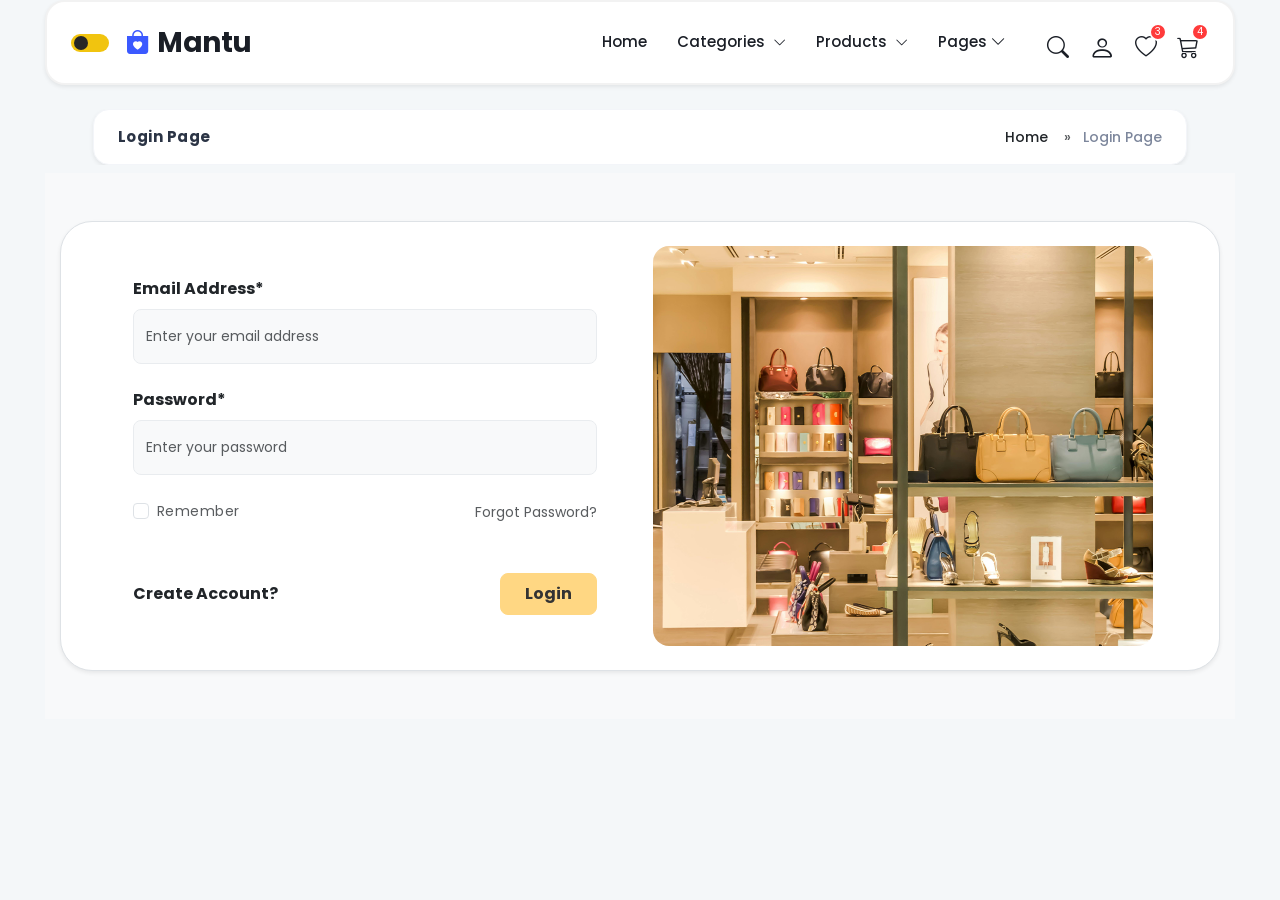
<file: login.html>
<!DOCTYPE html>
<html lang="en">

<head>
    <meta charset="UTF-8">
    <meta name="viewport" content="width=device-width, initial-scale=1.0">
    <title>Login</title>
    <title>Mantu WooCommerce Template</title>
    <link href="https://cdn.jsdelivr.net/npm/bootstrap@5.3.0/dist/css/bootstrap.min.css" rel="stylesheet">
    <link href="https://fonts.googleapis.com/css2?family=Poppins:wght@300;400;500;600;700&display=swap"
        rel="stylesheet">
    <link rel="stylesheet" href="https://cdnjs.cloudflare.com/ajax/libs/font-awesome/6.0.0/css/all.min.css">
    <link rel="stylesheet" href="https://cdn.jsdelivr.net/npm/bootstrap-icons@1.11.1/font/bootstrap-icons.css">
    <link rel="stylesheet" href="style.css">
</head>

<body>
    <!DOCTYPE html>
    <html lang="en">

    <head>
        <meta charset="UTF-8">
        <meta name="viewport" content="width=device-width, initial-scale=1.0">
        <title>Mantu WooCommerce Template</title>
        <link href="https://cdn.jsdelivr.net/npm/bootstrap@5.3.0/dist/css/bootstrap.min.css" rel="stylesheet">
        <link href="https://fonts.googleapis.com/css2?family=Poppins:wght@300;400;500;600;700&display=swap"
            rel="stylesheet">
        <link rel="stylesheet" href="https://cdnjs.cloudflare.com/ajax/libs/font-awesome/6.0.0/css/all.min.css">
        <link rel="stylesheet" href="https://cdn.jsdelivr.net/npm/bootstrap-icons@1.11.1/font/bootstrap-icons.css">
        <link rel="stylesheet" href="style.css">
    </head>

    <body>


        <!-- Header Navbar -->

        <div class="container-fluid px-lg-6 ">
            <div class="row">

                <div class="col-12">

                    <header class="main-header shadow-sm bg-white d-flex align-items-center px-4">
                        <div class="header-left d-flex align-items-center">
                            <div class="theme-switch-track me-3">
                                <div class="theme-switch-handle"></div>
                            </div>
                            <a href="#" class="navbar-brand d-flex align-items-center">
                                <div class="logo-icon-box me-2"><i class="bi bi-bag-heart-fill"></i></div>
                                <span class="logo-text">Mantu</span>
                            </a>
                        </div>

                        <div class="header-right-content d-flex align-items-center ms-auto">
                            <nav class="header-nav d-none d-lg-block me-3">
                                <ul class="nav">
                                    <li class="nav-item"><a href="index.html" class="nav-link">Home</a></li>


                                    <!-- Categories section -->
                                    <li class="nav-item dropdown-wrapper">
                                        <a href="#" class="nav-link">Categories <i
                                                class="bi bi-chevron-down ms-1 small"></i></a>
                                        <div class="mega-dropdown shadow-sm">
                                            <div class="row g-0">
                                                <div class="col-6 dropdown-column">
                                                    <h6 class="dropdown-header">Classic</h6>
                                                    <ul class="list-unstyled">
                                                        <li><a href="#">Shop Right Sidebar</a></li>
                                                        <li><a href="#">Banner Right Sidebar</a></li>
                                                        <li><a href="#">Shop Full Width</a></li>
                                                        <li><a href="#">Banner Full Width</a></li>
                                                    </ul>
                                                </div>
                                                <div class="col-6 dropdown-column">
                                                    <h6 class="dropdown-header">List</h6>
                                                    <ul class="list-unstyled">
                                                        <li><a href="#">Shop Right Sidebar</a></li>
                                                        <li><a href="#">Banner Right Sidebar</a></li>
                                                        <li><a href="#">Shop Full Width</a></li>
                                                        <li><a href="#">Banner Full Width</a></li>
                                                    </ul>
                                                </div>
                                            </div>
                                        </div>
                                    </li>



                                    <li class="nav-item dropdown-wrapper">
                                        <a href="#" class="nav-link">Products <i
                                                class="bi bi-chevron-down ms-1 small"></i></a>
                                        <ul class="standard-dropdown shadow-sm list-unstyled">
                                            <li><a href="Product1.html">Product Detail</a></li>
                                            <li><a href="Product1.html">Product Accordion</a></li>
                                            <li><a href="Product1.html">Product Full Width</a></li>
                                            <li><a href="#">Accordion Full Width</a></li>
                                        </ul>
                                    </li>

                                    <li class="nav-item dropdown-wrapper">
                                        <a class="nav-link" href="#">Pages <i class="bi bi-chevron-down"></i></a>
                                        <ul class="standard-dropdown shadow-sm list-unstyled">
                                            <li class="has-submenu">
                                                <a href="#">Blog <i class="bi bi-chevron-right float-end mt-1"></i></a>
                                                <div class="submenu-dropdown">
                                                    <ul class="list-unstyled">
                                                        <li><a href="#">Blog Grid</a></li>
                                                        <li><a href="#">Blog List</a></li>
                                                        <li><a href="#">Blog Detail</a></li>
                                                    </ul>
                                                </div>
                                            </li>
                                            <li><a href="#">About Us</a></li>
                                            <li><a href="#">Contact Us</a></li>
                                            <li><a href="#">Cart</a></li>
                                            <li><a href="#">FAQ</a></li>
                                        </ul>
                                    </li>
                                </ul>
                            </nav>

                            <div class="header-icons d-flex align-items-center">
                                <a href="#" class="icon-link"><i class="bi bi-search"></i></a>
                                <div class="dropdown-wrapper">
                                    <a href="#" class="icon-link"><i class="bi bi-person custom-account-icon"></i></a>
                                    <ul class="standard-dropdown shadow-sm list-unstyled">
                                        <li><a href="login.html">Login</a></li>
                                        <li><a href="login.html">Register</a></li>
                                        <li><a href="checkout.html">Checkout</li>
                                    </ul>
                                </div>
                                <a href="#" class="icon-link position-relative"><i class="bi bi-heart"></i><span
                                        class="badge-count">3</span></a>
                                <a href="cart.html" class="icon-link position-relative"><i class="bi bi-cart3"></i><span
                                        class="badge-count cart-bg">4</span></a>
                            </div>
                        </div>
                    </header>

                    <!-- Login Bar -->
                    <div class="container-fluid px-lg-6 mt-4 mb-2">
                        <div
                            class="cart-header-bar bg-white rounded-4 shadow-sm d-flex justify-content-between align-items-center px-4 py-3">
                            <h5 class="fw-bold mb-0" style="color: #2b3445;">Login page</h5>

                            <nav aria-label="breadcrumb">
                                <ol class="breadcrumb mb-0">
                                    <li class="breadcrumb-item"><a href="index.html"
                                            class="text-decoration-none text-dark">Home</a></li>
                                    <li class="breadcrumb-item active" aria-current="page">
                                        <span class="mx-2 text-muted">»</span>
                                        <span style="color: #7d879c;">Login Page</span>
                                    </li>
                                </ol>
                            </nav>
                        </div>
                    </div>

                    <!-- Login FOrm -->
                    <section class="login-section py-5 bg-light mb-0">
                        <div class="container">
                            <div class="login-card bg-white rounded-5 border shadow-sm mx-auto overflow-hidden"
                                style="max-width: 1400px;">
                                <div class="d-flex align-items-center p-3 p-md-4">

                                    <div class="form-container flex-grow-1 px-4 px-md-5">
                                        <form>
                                            <div class="mb-4">
                                                <label class="form-label fw-bold">Email Address*</label>
                                                <input type="email"
                                                    class="form-control border-light-subtle bg-body-tertiary py-3 rounded-3"
                                                    placeholder="Enter your email address" required>
                                            </div>

                                            <div class="mb-4">
                                                <label class="form-label fw-bold">Password*</label>
                                                <input type="password"
                                                    class="form-control border-light-subtle bg-body-tertiary py-3 rounded-3"
                                                    placeholder="Enter your password" required>
                                            </div>

                                            <div class="d-flex justify-content-between align-items-center mb-5">
                                                <div class="form-check">
                                                    <input class="form-check-input" type="checkbox" id="remember">
                                                    <label class="form-check-label text-muted small"
                                                        for="remember">Remember</label>
                                                </div>
                                                <a href="#" class="text-muted text-decoration-none small">Forgot
                                                    Password?</a>
                                            </div>

                                            <div class="d-flex justify-content-between align-items-center">
                                                <h6 class="mb-0 fw-bold">Create Account?</h6>
                                                <button type="submit"
                                                    class="btn btn-login fw-bold px-4 py-2 rounded-3">Login</button>
                                            </div>
                                        </form>
                                    </div>

                                    <div class="d-none d-lg-block ps-2" style="width: 550px;">
                                        <img src="images/about-3.png" alt="Interior" class="img-fluid rounded-4"
                                            style="height: 400px; object-fit: cover;">
                                    </div>

                                </div>
                            </div>
                        </div>
                    </section>


    </body>

    </html>
</file>
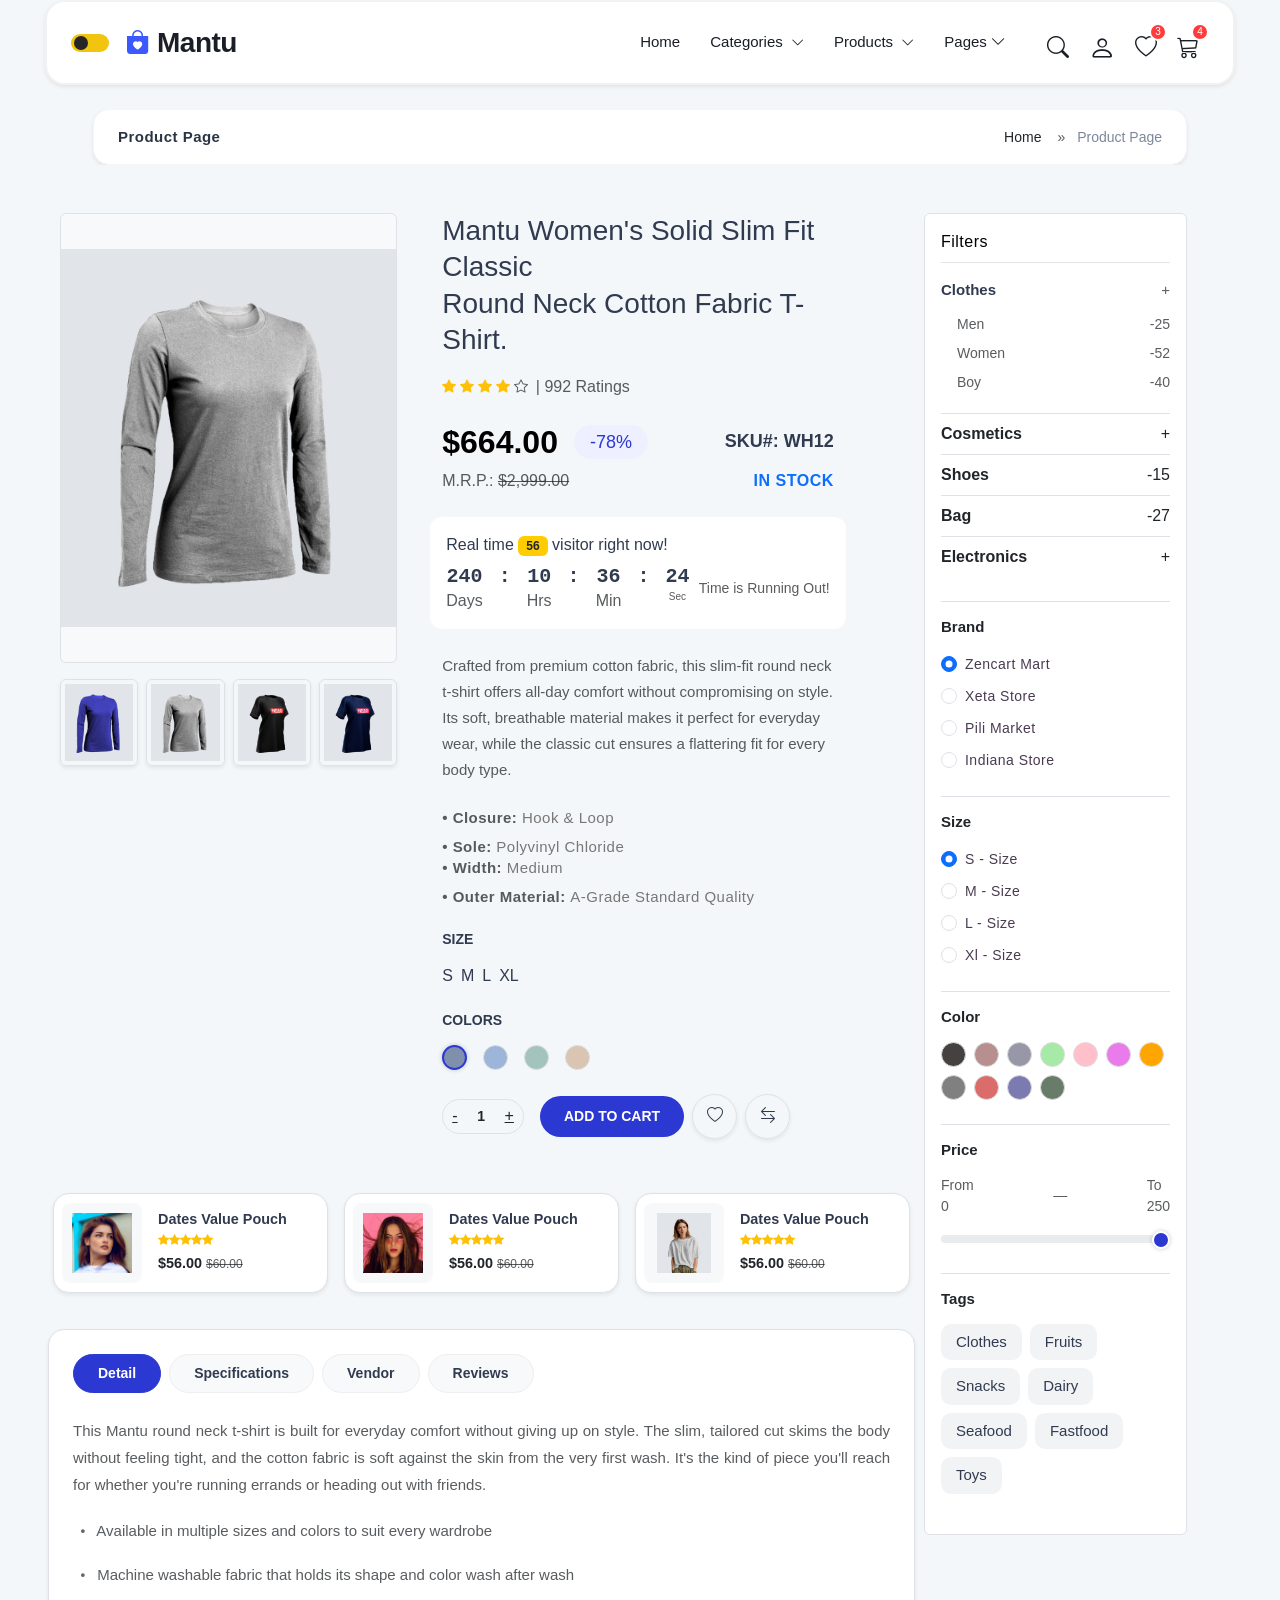
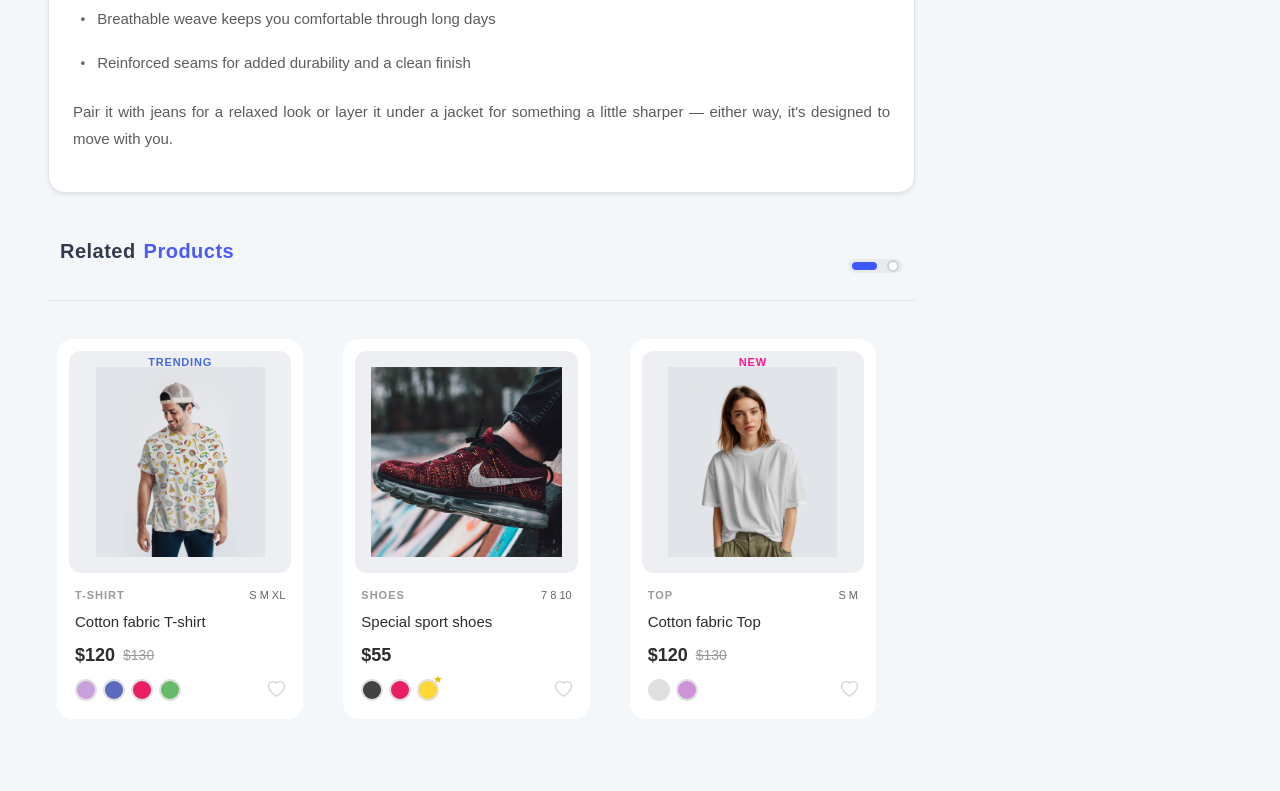
<file: Product1.html>
<!DOCTYPE html>
<html lang="en">

<head>
    <meta charset="UTF-8">
    <meta name="viewport" content="width=device-width, initial-scale=1.0">
    <title>Mantu Full Product Page</title>

    <link href="https://cdn.jsdelivr.net/npm/bootstrap@5.3.0/dist/css/bootstrap.min.css" rel="stylesheet">
    <link rel="stylesheet" href="https://cdn.jsdelivr.net/npm/bootstrap-icons@1.11.1/font/bootstrap-icons.css">
    <link rel="stylesheet" href="style.css">
    <style>
        /* Tabs styling */
        #productTab .nav-link {
            background-color: #f8f9fa;
            /* Greyish background for inactive tabs */
            color: #313b50;
            border: 1px solid #eee;
        }

        #productTab .nav-link.active {
            background-color: #2b38d1 !important;
            /* Blue background for active tab */
            color: #fff !important;
            border-color: #2b38d1;
        }

        /* Description list dots */
        .tab-pane .bi-dot {
            font-size: 20px;
            vertical-align: middle;
            color: #666;
        }

        /* Spacing and text alignment */
        .tab-content {
            color: #666;
            text-align: justify;
        }

        .custom-cart-btn {
            background-color: #2b38d1;
            /* Original Blue */
            border: none;
            font-size: 14px;
            padding: 10px 25px;
            color: white !important;
            text-decoration: none;
            transition: all 0.3s ease;
        }

        .custom-cart-btn:hover {
            background-color: #ffd200 !important;
            /* Yellow Hover */
            color: #000 !important;
            /* Black Text on Hover */
            transform: translateY(-2px);
            /* Halka sa upar uthega */
        }

        @media (min-width: 992px) {
            .filters-sidebar {
                position: sticky !important;
                top: 100px !important;
                align-self: flex-start !important;
            }

            .row.align-items-start {
                align-items: flex-start !important;
            }
        }
    </style>

</head>

<body>

    <!-- Header Navbar -->

    <div class="container-fluid px-lg-6 ">
        <div class="row">

            <div class="col-12">

                <header class="main-header shadow-sm bg-white d-flex align-items-center px-4">
                    <div class="header-left d-flex align-items-center">
                        <div class="theme-switch-track me-3">
                            <div class="theme-switch-handle"></div>
                        </div>
                        <a href="#" class="navbar-brand d-flex align-items-center">
                            <div class="logo-icon-box me-2"><i class="bi bi-bag-heart-fill"></i></div>
                            <span class="logo-text">Mantu</span>
                        </a>
                    </div>

                    <div class="header-right-content d-flex align-items-center ms-auto">
                        <nav class="header-nav d-none d-lg-block me-3">
                            <ul class="nav">
                                <li class="nav-item"><a href="index.html" class="nav-link">Home</a></li>

                                <!-- Categories section -->
                                <li class="nav-item dropdown-wrapper">
                                    <a href="#" class="nav-link">Categories <i
                                            class="bi bi-chevron-down ms-1 small"></i></a>
                                    <div class="mega-dropdown shadow-sm">
                                        <div class="row g-0">
                                            <div class="col-6 dropdown-column">
                                                <h6 class="dropdown-header">Classic</h6>
                                                <ul class="list-unstyled">
                                                    <li><a href="#">Shop Right Sidebar</a></li>
                                                    <li><a href="#">Banner Right Sidebar</a></li>
                                                    <li><a href="#">Shop Full Width</a></li>
                                                    <li><a href="#">Banner Full Width</a></li>
                                                </ul>
                                            </div>
                                            <div class="col-6 dropdown-column">
                                                <h6 class="dropdown-header">List</h6>
                                                <ul class="list-unstyled">
                                                    <li><a href="#">Shop Right Sidebar</a></li>
                                                    <li><a href="#">Banner Right Sidebar</a></li>
                                                    <li><a href="#">Shop Full Width</a></li>
                                                    <li><a href="#">Banner Full Width</a></li>
                                                </ul>
                                            </div>
                                        </div>
                                    </div>
                                </li>


                                <li class="nav-item dropdown-wrapper">
                                    <a href="#" class="nav-link">Products <i
                                            class="bi bi-chevron-down ms-1 small"></i></a>
                                    <ul class="standard-dropdown shadow-sm list-unstyled">
                                        <li><a href="#">Product Detail</a></li>
                                        <li><a href="#">Product Accordion</a></li>
                                        <li><a href="#">Product Full Width</a></li>
                                        <li><a href="#">Accordion Full Width</a></li>
                                    </ul>
                                </li>

                                <li class="nav-item dropdown-wrapper">
                                    <a class="nav-link" href="#">Pages <i class="bi bi-chevron-down"></i></a>
                                    <ul class="standard-dropdown shadow-sm list-unstyled">
                                        <li class="has-submenu">
                                            <a href="#">Blog <i class="bi bi-chevron-right float-end mt-1"></i></a>
                                            <div class="submenu-dropdown">
                                                <ul class="list-unstyled">
                                                    <li><a href="#">Blog Grid</a></li>
                                                    <li><a href="#">Blog List</a></li>
                                                    <li><a href="#">Blog Detail</a></li>
                                                </ul>
                                            </div>

                                        </li>
                                        <li><a href="#">About Us</a></li>
                                        <li><a href="#">Contact Us</a></li>
                                        <li><a href="cart.html">Cart</a></li>
                                        <li><a href="#">FAQ</a></li>
                                    </ul>
                                </li>
                            </ul>
                        </nav>

                        <div class="header-icons d-flex align-items-center">
                            <a href="#" class="icon-link"><i class="bi bi-search"></i></a>
                            <div class="dropdown-wrapper">
                                <a href="#" class="icon-link"><i class="bi bi-person custom-account-icon"></i></a>
                                <ul class="standard-dropdown shadow-sm list-unstyled">
                                    <li><a href="login.html">Login</a></li>
                                    <li><a href="login.html">Register</a></li>
                                    <li><a href="checkout.html">Checkout</li>
                                </ul>
                            </div>
                            <a href="#" class="icon-link position-relative"><i class="bi bi-heart"></i><span
                                    class="badge-count">3</span></a>
                            <a href="cart.html" class="icon-link position-relative"><i class="bi bi-cart3"></i><span
                                    class="badge-count cart-bg">4</span></a>
                        </div>
                    </div>
                </header>

                <!-- Product Search bar -->


                <div class="container-fluid px-lg-6 mt-4 mb-5">
                    <div
                        class="cart-header-bar bg-white rounded-4 shadow-sm d-flex justify-content-between align-items-center px-4 py-3">
                        <h5 class="fw-bold mb-0" style="color: #2b3445;">Product Page</h5>

                        <nav aria-label="breadcrumb">
                            <ol class="breadcrumb mb-0">
                                <li class="breadcrumb-item"><a href="home.html"
                                        class="text-decoration-none text-dark">Home</a></li>
                                <li class="breadcrumb-item active" aria-current="page">
                                    <span class="mx-2 text-muted">»</span>
                                    <span style="color: #7d879c;">Product Page</span>
                                </li>
                            </ol>
                        </nav>
                    </div>
                </div>



                <!-- Content Area -->
                <div class="container-fluid px-4 py-4">
                    <div class="row g-4">

                        <div class="row align-items-start">
                            <main class="col-lg-9 col-md-12">
                                <div class="row">
                                    <div class="col-md-5 mb-4">
                                        <div class="mn-product-gallery">
                                            <div class="main-img-box border rounded p-3 mb-3 bg-light text-center">
                                                <img src="images/product-main.jpg" id="mainImg" class="img-fluid"
                                                    alt="Main Product"
                                                    style="width: 418.6px; min-height: 1px; object-fit: contain;">
                                            </div>

                                            <div class="thumb-wrapper d-flex gap-2 justify-content-center">
                                                <div class="thumb-item border rounded shadow-sm">
                                                    <img src="images/product-thumb1.jpg" class="img-fluid p-1"
                                                        onclick="document.getElementById('mainImg').src=this.src">
                                                </div>
                                                <div class="thumb-item border rounded shadow-sm">
                                                    <img src="images/product-thumb2.jpg" class="img-fluid p-1"
                                                        onclick="document.getElementById('mainImg').src=this.src">
                                                </div>
                                                <div class="thumb-item border rounded shadow-sm">
                                                    <img src="images/product-thumb3.jpg" class="img-fluid p-1"
                                                        onclick="document.getElementById('mainImg').src=this.src">
                                                </div>
                                                <div class="thumb-item border rounded shadow-sm">
                                                    <img src="images/product-thumb4.jpg" class="img-fluid p-1"
                                                        onclick="document.getElementById('mainImg').src=this.src">
                                                </div>
                                            </div>
                                        </div>
                                    </div>


                                    <!-- Center Scrolling Part -->
                                    <div class="col-md-6">
                                        <div class="product-info-wrapper ps-md-4">
                                            <div class="row scrollable-product-info">
                                                <h1 class="fw-500 h3 mb-3 font-size-20px"
                                                    style="color: #313b50; line-height: 1.3;">
                                                    Mantu Women's Solid Slim Fit Classic<br>
                                                    Round Neck Cotton Fabric T-Shirt.
                                                </h1>

                                                <div class="d-flex align-items-center gap-2 mb-4">
                                                    <div class="text-warning" style="font-size: 14px;">
                                                        <i class="bi bi-star-fill"></i>
                                                        <i class="bi bi-star-fill"></i>
                                                        <i class="bi bi-star-fill"></i>
                                                        <i class="bi bi-star-fill"></i>
                                                        <i class="bi bi-star text-muted"></i>
                                                    </div>
                                                    <span class="text-muted medium">| 992 Ratings</span>
                                                </div>

                                                <div
                                                    class="price-row d-flex align-items-center justify-content-between mb-2">
                                                    <div class="d-flex align-items-center gap-3">
                                                        <span class="h2 fw-bold mb-0"
                                                            style="color: black;">$664.00</span>
                                                        <span class="badge rounded-pill px-3 py-2"
                                                            style="background-color: #eef0ff; color: #2b38d1; font-weight: 500; font-size: 18px;">-78%</span>
                                                    </div>
                                                    <div class="text-end">
                                                        <div class="small fw-bold text-uppercase"
                                                            style="font-size: 18px; font-weight: 500; color: #313b50;">
                                                            SKU#: WH12</div>
                                                    </div>
                                                </div>

                                                <div class="d-flex justify-content-between align-items-center mb-4">
                                                    <div class="text-muted small;">M.R.P.: <del>$2,999.00</del></div>
                                                    <div class="text-primary fw-bold small"
                                                        style="letter-spacing: 0.5px; font-size: 16px; font-weight: 400;">
                                                        IN STOCK</div>
                                                </div>

                                                <div class="timer-card p-3 mb-4"
                                                    style="background-color: white; border: 5px dashed #dee2e6; border-radius: 12px;">
                                                    <p class="mb-2" style="font-size: 16px; font-weight: 400;">
                                                        Real time <span
                                                            class="badge bg-warning text-dark px-2 font-size: 16px; ">56</span>
                                                        visitor right now!
                                                    </p>
                                                    <div class="d-flex align-items-center justify-content-between">
                                                        <div class="d-flex gap-3">
                                                            <div class="text-center">
                                                                <div class="fw-bold h5 mb-0">240</div>
                                                                <div class="text-muted" style="font-size: 16px;">Days
                                                                </div>
                                                            </div>
                                                            <div class="fw-bold h5 mb-0">:</div>
                                                            <div class="text-center">
                                                                <div class="fw-bold h5 mb-0">10</div>
                                                                <div class="text-muted" style="font-size: 16px;">Hrs
                                                                </div>
                                                            </div>
                                                            <div class="fw-bold h5 mb-0">:</div>
                                                            <div class="text-center">
                                                                <div class="fw-bold h5 mb-0">36</div>
                                                                <div class="text-muted" style="font-size: 16px;">Min
                                                                </div>
                                                            </div>
                                                            <div class="fw-bold h5 mb-0">:</div>
                                                            <div class="text-center">
                                                                <div class="fw-bold h5 mb-0">24</div>
                                                                <div class="text-muted" style="font-size: 10px;">Sec
                                                                </div>
                                                            </div>
                                                        </div>
                                                        <div class="text-muted small italic">Time is Running Out!</div>
                                                    </div>
                                                </div>

                                                <p class="text-muted mb-4"
                                                    style="font-size: 15px; line-height: 26px; font-weight: 400; color: #777;">
                                                   Crafted from premium cotton fabric, this slim-fit round neck t-shirt offers all-day 
                                                    comfort without compromising on style. Its soft, breathable material makes it perfect for everyday wear,
                                                    while the classic cut ensures a flattering fit for every body type.
                                                </p>

                                                <ul class="list-unstyled mb-0"
                                                    style="font-size: 15px; line-height: 21px; font-weight: 400; letter-spacing: 0.48px; color: #777;">
                                                    <li class="mb-2"><span class="text-muted"><b>• Closure:</b></span>
                                                        <span class="fw-medium">Hook & Loop</span></li>
                                                    <li><span class="text-muted"><b>• Sole:</b></span> <span
                                                            class="fw-medium">Polyvinyl Chloride</span></li>
                                                    <li class="mb-2"><span class="text-muted"><b>• Width:</b></span>
                                                        <span class="fw-medium">Medium</span></li>
                                                    <li><span class="text-muted"><b>• Outer Material:</b></span> <span
                                                            class="fw-medium">A-Grade Standard Quality</span></li>

                                                </ul>

                                                <div class="product-options-section mt-4">
                                                    <h6 class="fw-bold mb-3" style="font-size: 14px; color: #313b50;">
                                                        SIZE</h6>
                                                    <div class="d-flex gap-2 flex-wrap mb-4">
                                                        <div class="size-pill active">S</div>
                                                        <div class="size-pill">M</div>
                                                        <div class="size-pill">L</div>
                                                        <div class="size-pill">XL</div>
                                                    </div>

                                                    <h6 class="fw-bold mb-3" style="font-size: 14px; color: #313b50;">
                                                        COLORS</h6>
                                                    <div class="d-flex gap-3 align-items-center mb-4">
                                                        <div class="color-circle active"
                                                            style="background-color: #7e90ac;"></div>
                                                        <div class="color-circle" style="background-color: #9cb5d9;">
                                                        </div>
                                                        <div class="color-circle" style="background-color: #a3c4bc;">
                                                        </div>
                                                        <div class="color-circle" style="background-color: #d9c5b2;">
                                                        </div>
                                                    </div>

                                                    <div class="d-flex flex-wrap align-items-center gap-3">
                                                        <div
                                                            class="qty-container d-flex align-items-center border rounded-pill px-2">
                                                            <button class="btn btn-link text-dark p-0"
                                                                onclick="this.parentNode.querySelector('input').stepDown()">-</button>
                                                            <input type="number"
                                                                class="form-control border-0 text-center fw-bold"
                                                                value="1" min="1"
                                                                style="width: 45px; background: transparent;">
                                                            <button class="btn btn-link text-dark p-0"
                                                                onclick="this.parentNode.querySelector('input').stepUp()">+</button>
                                                        </div>

                                                        <div class="d-flex align-items-center gap-2">
                                                            <a href="cart.html"
                                                                class="btn btn-primary rounded-pill px-4 fw-bold custom-cart-btn">
                                                                ADD TO CART
                                                            </a>

                                                            <button
                                                                class="btn btn-outline-light border rounded-circle d-flex align-items-center justify-content-center shadow-sm"
                                                                style="width: 45px; height: 45px; color: #313b50;">
                                                                <i class="bi bi-heart"></i>
                                                            </button>

                                                            <button
                                                                class="btn btn-outline-light border rounded-circle d-flex align-items-center justify-content-center shadow-sm"
                                                                style="width: 45px; height: 45px; color: #313b50;">
                                                                <i class="bi bi-arrow-left-right"></i>
                                                            </button>
                                                        </div>
                                                    </div>

                                                </div>
                                            </div>
                                        </div>
                                    </div>

                                    <!-- Produts Section -->


                                    <div class="related-products mt-1">
                                        <div class="row g-3">
                                            <div class="col-md-4">
                                                <div class="product-card d-flex align-items-center p-2 border rounded-4 shadow-sm bg-white"
                                                    style="height: 100px; border-radius: 20px;">


                                                    <div class="card-img-container bg-light rounded-3 d-flex align-items-center justify-content-center"
                                                        style="width: 80px; height: 80px; flex-shrink: 0;">
                                                        <div class="img-box">
                                                            <img src="images/testimonial1.jpg" class="img-fluid"
                                                                alt="Dates"
                                                                style="max-height: 60px; object-fit: contain;">
                                                        </div>
                                                    </div>



                                                    <div class="ms-3 text-start">
                                                        <h6 class="mb-0 fw-bold"
                                                            style="font-size: 0.9rem; color: #313b50;">Dates Value Pouch
                                                        </h6>
                                                        <div class="text-warning small my-1" style="font-size: 0.7rem;">
                                                            <i class="bi bi-star-fill"></i><i
                                                                class="bi bi-star-fill"></i><i
                                                                class="bi bi-star-fill"></i><i
                                                                class="bi bi-star-fill"></i><i
                                                                class="bi bi-star-fill"></i>
                                                        </div>
                                                        <div class="fw-bold text-dark" style="font-size: 0.9rem;">
                                                            $56.00 <span
                                                                class="text-muted text-decoration-line-through fw-normal"
                                                                style="font-size: 0.75rem;">$60.00</span>
                                                        </div>
                                                    </div>

                                                </div>
                                            </div>

                                            <div class="col-md-4">
                                                <div class="product-card d-flex align-items-center p-2 border rounded-4 shadow-sm bg-white"
                                                    style="height: 100px;">

                                                    <div class="card-img-container bg-light rounded-3 d-flex align-items-center justify-content-center"
                                                        style="width: 80px; height: 80px; flex-shrink: 0;">
                                                        <div class="img-box">
                                                            <img src="images/testimonial2.jpg" class="img-fluid"
                                                                alt="Dates"
                                                                style="max-height: 60px; object-fit: contain;">
                                                        </div>
                                                    </div>

                                                    <div class="ms-3 text-start">
                                                        <h6 class="mb-0 fw-bold"
                                                            style="font-size: 0.9rem; color: #313b50;">Dates Value Pouch
                                                        </h6>
                                                        <div class="text-warning small my-1" style="font-size: 0.7rem;">
                                                            <i class="bi bi-star-fill"></i><i
                                                                class="bi bi-star-fill"></i><i
                                                                class="bi bi-star-fill"></i><i
                                                                class="bi bi-star-fill"></i><i
                                                                class="bi bi-star-fill"></i>
                                                        </div>
                                                        <div class="fw-bold text-dark" style="font-size: 0.9rem;">
                                                            $56.00 <span
                                                                class="text-muted text-decoration-line-through fw-normal"
                                                                style="font-size: 0.75rem;">$60.00</span>
                                                        </div>
                                                    </div>

                                                </div>
                                            </div>

                                            <div class="col-md-4">
                                                <div class="product-card d-flex align-items-center p-2 border rounded-4 shadow-sm bg-white"
                                                    style="height: 100px;">

                                                    <div class="card-img-container bg-light rounded-3 d-flex align-items-center justify-content-center"
                                                        style="width: 80px; height: 80px; flex-shrink: 0;">
                                                        <div class="img-box">

                                                            <img src="images/fshirt.jpg" class="img-fluid" alt="Dates"
                                                                style="max-height: 60px; object-fit: contain;">
                                                        </div>
                                                    </div>

                                                    <div class="ms-3 text-start">
                                                        <h6 class="mb-0 fw-bold"
                                                            style="font-size: 0.9rem; color: #313b50;">Dates Value Pouch
                                                        </h6>
                                                        <div class="text-warning small my-1" style="font-size: 0.7rem;">
                                                            <i class="bi bi-star-fill"></i><i
                                                                class="bi bi-star-fill"></i><i
                                                                class="bi bi-star-fill"></i><i
                                                                class="bi bi-star-fill"></i><i
                                                                class="bi bi-star-fill"></i>
                                                        </div>
                                                        <div class="fw-bold text-dark" style="font-size: 0.9rem;">
                                                            $56.00 <span
                                                                class="text-muted text-decoration-line-through fw-normal"
                                                                style="font-size: 0.75rem;">$60.00</span>
                                                        </div>
                                                    </div>

                                                </div>
                                            </div>
                                        </div>
                                    </div>
                                    <!--  SPecifications -->

                                    <div class="product-tabs-wrapper bg-white border rounded-4 p-4 shadow-sm mt-3">
                                        <ul class="nav nav-pills mb-4 gap-2" id="productTab" role="tablist">
                                            <li class="nav-item" role="presentation">
                                                <button class="nav-link active rounded-pill px-4 fw-bold"
                                                    id="detail-tab" data-bs-toggle="pill" data-bs-target="#detail"
                                                    type="button" role="tab" style="font-size: 14px;">Detail</button>
                                            </li>
                                            <li class="nav-item" role="presentation">
                                                <button class="nav-link rounded-pill px-4 fw-bold" id="specs-tab"
                                                    data-bs-toggle="pill" data-bs-target="#specs" type="button"
                                                    role="tab" style="font-size: 14px;">Specifications</button>
                                            </li>
                                            <li class="nav-item" role="presentation">
                                                <button class="nav-link rounded-pill px-4 fw-bold" id="vendor-tab"
                                                    data-bs-toggle="pill" data-bs-target="#vendor" type="button"
                                                    role="tab" style="font-size: 14px;">Vendor</button>
                                            </li>
                                            <li class="nav-item" role="presentation">
                                                <button class="nav-link rounded-pill px-4 fw-bold" id="reviews-tab"
                                                    data-bs-toggle="pill" data-bs-target="#reviews" type="button"
                                                    role="tab" style="font-size: 14px;">Reviews</button>
                                            </li>
                                        </ul>

                                        <div class="tab-content text-muted" id="productTabContent"
                                            style="font-size: 15px; line-height: 1.8;">
                                            <div class="tab-pane fade show active" id="detail" role="tabpanel"
                                                aria-labelledby="detail-tab">
                                                <p>This Mantu round neck t-shirt is built for everyday comfort without
                                                    giving up on style. The slim, tailored cut skims the body without
                                                    feeling tight, and the cotton fabric is soft against the skin from
                                                    the very first wash. It's the kind of piece you'll reach for
                                                    whether you're running errands or heading out with friends.</p>

                                                <ul class="list-unstyled mt-3">
                                                    <li class="mb-2"><i class="bi bi-dot"></i> Available in multiple
                                                        sizes and colors to suit every wardrobe</li>
                                                    <li class="mb-2"><i class="bi bi-dot"></i> Machine washable fabric
                                                        that holds its shape and color wash after wash</li>
                                                    <li class="mb-2"><i class="bi bi-dot"></i> Breathable weave keeps
                                                        you comfortable through long days</li>
                                                    <li class="mb-2"><i class="bi bi-dot"></i> Reinforced seams for
                                                        added durability and a clean finish</li>
                                                </ul>

                                                <p class="mt-3">Pair it with jeans for a relaxed look or layer it under
                                                    a jacket for something a little sharper — either way, it's designed
                                                    to move with you.</p>
                                            </div>

                                            <!-- Specification tab -->
                                            <div class="tab-pane fade" id="specs" role="tabpanel"
                                                aria-labelledby="specs-tab">
                                                <p class="mb-4 text-muted"
                                                    style="font-size: 15px; line-height: 1.8; text-align: justify;">
                                                    Here's a closer look at the exact measurements and materials that
                                                    go into this t-shirt, so you know exactly what you're getting
                                                    before it arrives at your door.
                                                </p>

                                                <div class="specs-details ps-1">
                                                    <div class="d-flex mb-3 align-items-center"
                                                        style="font-size: 15px;">
                                                        <i class="bi bi-dot fs-4 text-secondary me-1"></i>
                                                        <span class="fw-bold text-dark me-5"
                                                            style="min-width: 100px;">Model</span>
                                                        <span class="text-muted">SKU140</span>
                                                    </div>

                                                    <div class="d-flex mb-3 align-items-center"
                                                        style="font-size: 15px;">
                                                        <i class="bi bi-dot fs-4 text-secondary me-1"></i>
                                                        <span class="fw-bold text-dark me-5"
                                                            style="min-width: 100px;">Weight</span>
                                                        <span class="text-muted">500 g</span>
                                                    </div>

                                                    <div class="d-flex mb-3 align-items-center"
                                                        style="font-size: 15px;">
                                                        <i class="bi bi-dot fs-4 text-secondary me-1"></i>
                                                        <span class="fw-bold text-dark me-5"
                                                            style="min-width: 100px;">Dimensions</span>
                                                        <span class="text-muted">35 × 30 × 7 cm</span>
                                                    </div>

                                                    <div class="d-flex mb-3 align-items-center"
                                                        style="font-size: 15px;">
                                                        <i class="bi bi-dot fs-4 text-secondary me-1"></i>
                                                        <span class="fw-bold text-dark me-5"
                                                            style="min-width: 100px;">Color</span>
                                                        <span class="text-muted">Black, Pink, Red, White</span>
                                                    </div>

                                                    <div class="d-flex mb-3 align-items-center"
                                                        style="font-size: 15px;">
                                                        <i class="bi bi-dot fs-4 text-secondary me-1"></i>
                                                        <span class="fw-bold text-dark me-5"
                                                            style="min-width: 100px;">Size</span>
                                                        <span class="text-muted">10 X 20</span>
                                                    </div>
                                                </div>
                                            </div>

                                            <!-- Vendor Tab -->
                                            <div class="tab-pane fade" id="vendor" role="tabpanel"
                                                aria-labelledby="vendor-tab">
                                                <div class="d-flex align-items-start gap-3 mb-4">
                                                    <div class="vendor-img-wrapper">
                                                        <img src="images/testimonial2.jpg" class="rounded-3"
                                                            alt="Ocean Crate"
                                                            style="width: 80px; height: 80px; object-fit: cover;">
                                                    </div>

                                                    <div class="vendor-info">
                                                        <h6 class="fw-bold text-dark mb-1" style="font-size: 16px;">
                                                            Ocean Crate</h6>
                                                        <p class="mb-1 text-muted" style="font-size: 13px;">Products :
                                                            358</p>
                                                        <p class="mb-0 text-muted" style="font-size: 13px;">Sales : 5587
                                                        </p>
                                                    </div>
                                                </div>

                                                <ul class="list-unstyled mb-4 ps-1">
                                                    <li class="mb-3 d-flex align-items-center" style="font-size: 14px;">
                                                        <i class="bi bi-dot fs-4 text-secondary me-1"></i>
                                                        <span class="fw-bold text-dark me-2"
                                                            style="min-width: 90px;">Phone No. :</span>
                                                        <span class="text-muted">+00 987654321</span>
                                                    </li>
                                                    <li class="mb-3 d-flex align-items-center" style="font-size: 14px;">
                                                        <i class="bi bi-dot fs-4 text-secondary me-1"></i>
                                                        <span class="fw-bold text-dark me-2"
                                                            style="min-width: 90px;">Email. :</span>
                                                        <span class="text-muted">Example@gmail.com</span>
                                                    </li>
                                                    <li class="mb-3 d-flex align-items-start" style="font-size: 14px;">
                                                        <i class="bi bi-dot fs-4 text-secondary me-1 mt-n1"></i>
                                                        <span class="fw-bold text-dark me-2"
                                                            style="min-width: 90px;">Address. :</span>
                                                        <span class="text-muted">2548 Broaddus Maple Court, Madisonville
                                                            KY 4783, USA.</span>
                                                    </li>
                                                </ul>

                                                <p class="text-muted"
                                                    style="font-size: 15px; line-height: 1.8; text-align: justify;">
                                                    Ocean Crate has been supplying quality apparel to the marketplace
                                                    for over eight years, with a catalog that spans everyday basics to
                                                    seasonal collections. Known for consistent sizing and quick
                                                    dispatch times, they've built a loyal customer base through
                                                    reliable service and responsive support.
                                                </p>
                                            </div>

                                            <!-- Customer Reviews tab -->
                                            <div class="tab-pane fade" id="reviews" role="tabpanel"
                                                aria-labelledby="reviews-tab">

                                                <div class="d-flex align-items-start gap-3 mb-4 pb-4 border-bottom">
                                                    <img src="images/testimonial1.jpg" class="rounded-circle"
                                                        alt="Mariya"
                                                        style="width: 50px; height: 50px; object-fit: cover;">
                                                    <div>
                                                        <h6 class="fw-bold text-dark mb-1" style="font-size: 15px;">
                                                            Mariya Lykra</h6>
                                                        <div class="text-warning mb-2" style="font-size: 12px;">
                                                            <i class="bi bi-star-fill"></i><i
                                                                class="bi bi-star-fill"></i><i
                                                                class="bi bi-star-fill"></i><i
                                                                class="bi bi-star-fill"></i><i
                                                                class="bi bi-star text-muted"></i>
                                                        </div>
                                                        <p class="text-muted mb-0"
                                                            style="font-size: 14px; line-height: 1.6;">
                                                            Really comfortable fabric and the fit is exactly as
                                                            described. I ordered a size M and it fits perfectly without
                                                            being too tight. The color hasn't faded even after several
                                                            washes. Would definitely buy again in another color.
                                                        </p>
                                                    </div>
                                                </div>

                                                <div class="d-flex align-items-start gap-3 mb-5 pb-4 border-bottom">
                                                    <img src="images/testimonial3.jpg" class="rounded-circle"
                                                        alt="Moris"
                                                        style="width: 50px; height: 50px; object-fit: cover;">
                                                    <div>
                                                        <h6 class="fw-bold text-dark mb-1" style="font-size: 15px;">
                                                            Moris Willson</h6>
                                                        <div class="text-warning mb-2" style="font-size: 12px;">
                                                            <i class="bi bi-star-fill"></i><i
                                                                class="bi bi-star-fill"></i><i
                                                                class="bi bi-star-fill"></i><i
                                                                class="bi bi-star-fill"></i><i
                                                                class="bi bi-star-fill"></i>
                                                        </div>
                                                        <p class="text-muted mb-0"
                                                            style="font-size: 14px; line-height: 1.6;">
                                                            Delivery was quick and the packaging was neat. The material
                                                            feels premium for the price, and it doesn't shrink or lose
                                                            shape after washing. This is now my go-to t-shirt brand.
                                                        </p>
                                                    </div>
                                                </div>

                                                <div class="add-review-section">
                                                    <h5 class="fw-bold text-dark mb-3" style="font-size: 18px;">Add a
                                                        Review</h5>

                                                    <div class="d-flex align-items-center gap-2 mb-4">
                                                        <span class="text-muted" style="font-size: 14px;">Your
                                                            rating:</span>
                                                        <div class="text-warning" style="font-size: 14px;">
                                                            <i class="bi bi-star"></i><i class="bi bi-star"></i><i
                                                                class="bi bi-star"></i><i class="bi bi-star"></i><i
                                                                class="bi bi-star"></i>
                                                        </div>
                                                    </div>

                                                    <form>
                                                        <div class="mb-3">
                                                            <input type="text"
                                                                class="form-control border-light bg-light py-2 px-3 rounded-3"
                                                                placeholder="Name" style="font-size: 14px;">
                                                        </div>
                                                        <div class="mb-3">
                                                            <input type="email"
                                                                class="form-control border-light bg-light py-2 px-3 rounded-3"
                                                                placeholder="Email*" style="font-size: 14px;">
                                                        </div>
                                                        <div class="mb-4">
                                                            <textarea
                                                                class="form-control border-light bg-light py-3 px-3 rounded-3"
                                                                rows="4" placeholder="Write your review here..."
                                                                style="font-size: 14px;"></textarea>
                                                        </div>
                                                        <button type="submit"
                                                            class="btn btn-primary rounded-pill px-5 fw-bold"
                                                            style="background-color: #2b38d1; border: none; padding-top: 10px; padding-bottom: 10px; font-size: 14px;">
                                                            SUBMIT NOW
                                                        </button>
                                                    </form>
                                                </div>
                                            </div>
                                        </div>
                                    </div>

                                    <!-- Related products -->
                                    <div class="d-flex justify-content-between align-items-center mt-5 mb-1 ">
                                        <h2 class="section-title">Related<span>Products</span></h2>
                                        <div class="mn-slider-controls">
                                            <div class="slider-toggle">
                                                <span class="active-pill"></span>
                                                <span class="dot"></span>
                                            </div>
                                        </div>
                                    </div>
                                    <hr class="mn-divider mt-0">

                                    <!-- New Arrivals Product Grid - -->
                                    <div class="row na-grid mt-2 mb-5">
                                        <!-- Card 1: TRENDING -->
                                        <div class="na-col">
                                            <div class="na-card">
                                                <div class="na-imgbox">
                                                    <span class="na-badge na-badge--trending">TRENDING</span>
                                                    <a href="product-detail.html">
                                                        <img src="images/shirt.jpg" alt="Cotton fabric T-shirt"
                                                            class="na-img">
                                                    </a>
                                                    <div class="na-actions">
                                                        <button class="na-act-btn na-act-btn--qv" title="Quick View"
                                                            data-bs-toggle="modal" data-bs-target="#quickViewModal">
                                                            <i class="bi bi-eye"></i>
                                                        </button>
                                                        <button class="na-act-btn na-act-btn--cmp" title="Compare">
                                                            <i class="bi bi-shuffle"></i>
                                                        </button>
                                                        <button class="na-act-btn na-act-btn--cart" title="Add to Cart">
                                                            <i class="bi bi-bag"></i>
                                                        </button>
                                                    </div>
                                                </div>
                                                <div class="na-info">
                                                    <div class="na-meta">
                                                        <span class="na-type">T-SHIRT</span>
                                                        <span class="na-sizes">S M XL</span>
                                                    </div>
                                                    <h4 class="na-title"><a href="product-detail.html">Cotton fabric
                                                            T-shirt</a></h4>
                                                    <div class="na-prices">
                                                        <span class="na-price-now">$120</span>
                                                        <span class="na-price-old">$130</span>
                                                    </div>
                                                    <div class="na-swatches">
                                                        <span class="na-swatch" style="background:#c9a0dc;"></span>
                                                        <span class="na-swatch" style="background:#5C6BC0;"></span>
                                                        <span class="na-swatch" style="background:#E91E63;"></span>
                                                        <span class="na-swatch" style="background:#66BB6A;"></span>
                                                        <button class="na-heart"><i class="bi bi-heart"></i></button>
                                                    </div>
                                                </div>
                                            </div>
                                        </div>

                                        <!-- Card 2: No badge -->
                                        <div class="na-col">
                                            <div class="na-card">
                                                <div class="na-imgbox">
                                                    <a href="product-detail.html">
                                                        <img src="images/shoes1.jpg" alt="Special sport shoes"
                                                            class="na-img">
                                                    </a>
                                                    <div class="na-actions">
                                                        <button class="na-act-btn na-act-btn--qv" title="Quick View"
                                                            data-bs-toggle="modal" data-bs-target="#quickViewModal">
                                                            <i class="bi bi-eye"></i>
                                                        </button>
                                                        <button class="na-act-btn na-act-btn--cmp" title="Compare">
                                                            <i class="bi bi-shuffle"></i>
                                                        </button>
                                                        <button class="na-act-btn na-act-btn--cart" title="Add to Cart">
                                                            <i class="bi bi-bag"></i>
                                                        </button>
                                                    </div>
                                                </div>
                                                <div class="na-info">
                                                    <div class="na-meta">
                                                        <span class="na-type">SHOES</span>
                                                        <span class="na-sizes">7 8 10</span>
                                                    </div>
                                                    <h4 class="na-title"><a href="product-detail.html">Special sport
                                                            shoes</a></h4>
                                                    <div class="na-prices">
                                                        <span class="na-price-now">$55</span>
                                                    </div>
                                                    <div class="na-swatches">
                                                        <span class="na-swatch" style="background:#424242;"></span>
                                                        <span class="na-swatch" style="background:#E91E63;"></span>
                                                        <span class="na-swatch na-swatch--star"
                                                            style="background:#FDD835;"></span>
                                                        <button class="na-heart"><i class="bi bi-heart"></i></button>
                                                    </div>
                                                </div>
                                            </div>
                                        </div>

                                        <!-- Card 3: NEW -->
                                        <div class="na-col">
                                            <div class="na-card">
                                                <div class="na-imgbox">
                                                    <span class="na-badge na-badge--new">NEW</span>
                                                    <a href="product-detail.html">
                                                        <img src="images/fshirt.jpg" alt="Cotton fabric Top"
                                                            class="na-img">
                                                    </a>
                                                    <div class="na-actions">
                                                        <button class="na-act-btn na-act-btn--qv" title="Quick View"
                                                            data-bs-toggle="modal" data-bs-target="#quickViewModal">
                                                            <i class="bi bi-eye"></i>
                                                        </button>
                                                        <button class="na-act-btn na-act-btn--cmp" title="Compare">
                                                            <i class="bi bi-shuffle"></i>
                                                        </button>
                                                        <button class="na-act-btn na-act-btn--cart" title="Add to Cart">
                                                            <i class="bi bi-bag"></i>
                                                        </button>
                                                    </div>
                                                </div>
                                                <div class="na-info">
                                                    <div class="na-meta">
                                                        <span class="na-type">TOP</span>
                                                        <span class="na-sizes">S M</span>
                                                    </div>
                                                    <h4 class="na-title"><a href="product-detail.html">Cotton fabric
                                                            Top</a></h4>
                                                    <div class="na-prices">
                                                        <span class="na-price-now">$120</span>
                                                        <span class="na-price-old">$130</span>
                                                    </div>
                                                    <div class="na-swatches">
                                                        <span class="na-swatch" style="background:#E0E0E0;"></span>
                                                        <span class="na-swatch" style="background:#CE93D8;"></span>
                                                        <button class="na-heart"><i class="bi bi-heart"></i></button>
                                                    </div>
                                                </div>
                                            </div>
                                        </div>

                                    </div>
                                </div>
                            </main>

                            <!-- Sticky Filter Bar -->

                            <aside class="col-lg-3 col-md-12 mb-4">
                                <div class="mn-sidebar-wrap border rounded p-3 sticky-sidebar"
                                    style="position: sticky; top: 100px; align-self: flex-start; ">


                                    <div class="mn-sb-title mb-3 pb-2 border-bottom d-flex align-items-center">
                                        <h5 class="fw-bold m-0" style="font-size: 16px; color: rgb(33, 37, 41);">Filters
                                        </h5>
                                    </div>

                                    <div class="mn-sidebar-block-drop mb-4">
                                        <ul class="list-unstyled">
                                            <li class="mb-3">
                                                <div class="d-flex justify-content-between align-items-center fw-medium"
                                                    style="font-size: 15px; color: rgb(49, 59, 80);"><b> Clothes</b>
                                                    <span class="text-muted">+</span>
                                                </div>
                                                <ul class="list-unstyled ps-3 mt-2 text-muted small">
                                                    <li class="d-flex justify-content-between py-1">Men <span>-25</span>
                                                    </li>
                                                    <li class="d-flex justify-content-between py-1">Women
                                                        <span>-52</span></li>
                                                    <li class="d-flex justify-content-between py-1">Boy <span>-40</span>
                                                    </li>
                                                </ul>
                                            </li>
                                            <li class="d-flex justify-content-between py-2 border-top">
                                                <b>Cosmetics</b><span>+</span></li>
                                            <li class="d-flex justify-content-between py-2 border-top"><b>Shoes</b>
                                                <span>-15</span></li>
                                            <li class="d-flex justify-content-between py-2 border-top"><b>Bag</b>
                                                <span>-27</span></li>
                                            <li class="d-flex justify-content-between py-2 border-top">
                                                <b>Electronics</b> <span>+</span></li>
                                        </ul>
                                    </div>

                                    <div class="mn-sidebar-block mb-4 pt-3 border-top">
                                        <h6 class="fw-bold mb-3" style="font-size: 15px;">Brand</h6>
                                        <div class="form-check mb-2">
                                            <input class="form-check-input" type="radio" name="brand" id="b1" checked>
                                            <label class="form-check-label small" for="b1">Zencart Mart</label>
                                        </div>
                                        <div class="form-check mb-2">
                                            <input class="form-check-input" type="radio" name="brand" id="b2">
                                            <label class="form-check-label small" for="b2">Xeta Store</label>
                                        </div>
                                        <div class="form-check mb-2">
                                            <input class="form-check-input" type="radio" name="brand" id="b2">
                                            <label class="form-check-label small" for="b2">Pili Market</label>
                                        </div>
                                        <div class="form-check mb-2">
                                            <input class="form-check-input" type="radio" name="brand" id="b2">
                                            <label class="form-check-label small" for="b2">Indiana Store</label>
                                        </div>
                                    </div>

                                    <div class="mn-sidebar-block mb-4 pt-3 border-top">
                                        <h6 class="fw-bold mb-3" style="font-size: 15px;">Size</h6>
                                        <div class="form-check mb-2">
                                            <input class="form-check-input" type="radio" name="size" id="s1" checked>
                                            <label class="form-check-label small" for="s1">S - Size</label>
                                        </div>
                                        <div class="form-check mb-2">
                                            <input class="form-check-input" type="radio" name="size" id="s2">
                                            <label class="form-check-label small" for="s2">M - Size</label>
                                        </div>
                                        <div class="form-check mb-2">
                                            <input class="form-check-input" type="radio" name="size" id="s3">
                                            <label class="form-check-label small" for="s3">L - Size</label>
                                        </div>
                                        <div class="form-check mb-2">
                                            <input class="form-check-input" type="radio" name="size" id="s4">
                                            <label class="form-check-label small" for="s4">Xl - Size</label>
                                        </div>

                                    </div>
                                    <div class="mn-sidebar-block mb-4 pt-3 border-top">
                                        <h6 class="fw-bold mb-3" style="font-size: 15px;">Color</h6>
                                        <div class="d-flex gap-2 flex-wrap">
                                            <div class="color-circle" style="background: rgb(70, 65, 65);"
                                                title="Black"></div>
                                            <div class="color-circle" style="background: rgb(184, 143, 143);"
                                                title="Red"></div>
                                            <div class="color-circle" style="background: rgb(151, 151, 167);"
                                                title="Blue"></div>
                                            <div class="color-circle" style="background: rgb(167, 233, 167);"
                                                title="Green"></div>
                                            <div class="color-circle" style="background: pink;" title="Pink"></div>
                                            <div class="color-circle" style="background: #ea7bea;" title="Purple"></div>
                                            <div class="color-circle" style="background: #ffa500;" title="Orange"></div>
                                            <div class="color-circle" style="background: #808080;" title="Grey"></div>
                                            <div class="color-circle" style="background: rgb(219, 108, 108);"
                                                title="Red"></div>
                                            <div class="color-circle" style="background: rgb(123, 123, 178);"
                                                title="Blue"></div>
                                            <div class="color-circle" style="background: rgb(105, 123, 105);"
                                                title="Green"></div>

                                        </div>
                                    </div>
                                    <div class="mn-sidebar-block mb-4 pt-3 border-top">
                                        <h6 class="fw-bold mb-3" style="font-size: 15px;">Price</h6>
                                        <div class="d-flex justify-content-between small text-muted mb-2">
                                            <span>From <br> 0</span>
                                            <span class="align-self-center">—</span>
                                            <span>To <br> 250</span>
                                        </div>
                                        <input type="range" class="form-range custom-range" min="0" max="250"
                                            value="250">
                                    </div>

                                    <div class="mn-sidebar-block mb-4 pt-3 border-top">
                                        <h6 class="fw-bold mb-3" style="font-size: 15px;">Tags</h6>
                                        <div class="d-flex flex-wrap gap-2">
                                            <a href="#" class="tag-pill">Clothes</a>
                                            <a href="#" class="tag-pill">Fruits</a>
                                            <a href="#" class="tag-pill">Snacks</a>
                                            <a href="#" class="tag-pill">Dairy</a>
                                            <a href="#" class="tag-pill">Seafood</a>
                                            <a href="#" class="tag-pill">Fastfood</a>
                                            <a href="#" class="tag-pill">Toys</a>
                                        </div>
                                    </div>
                                </div>
                            </aside>
                        </div>
                </div>
                </div>


                <script src="https://cdn.jsdelivr.net/npm/bootstrap@5.3.0/dist/js/bootstrap.bundle.min.js"></script>
</body>

</html>
</file>
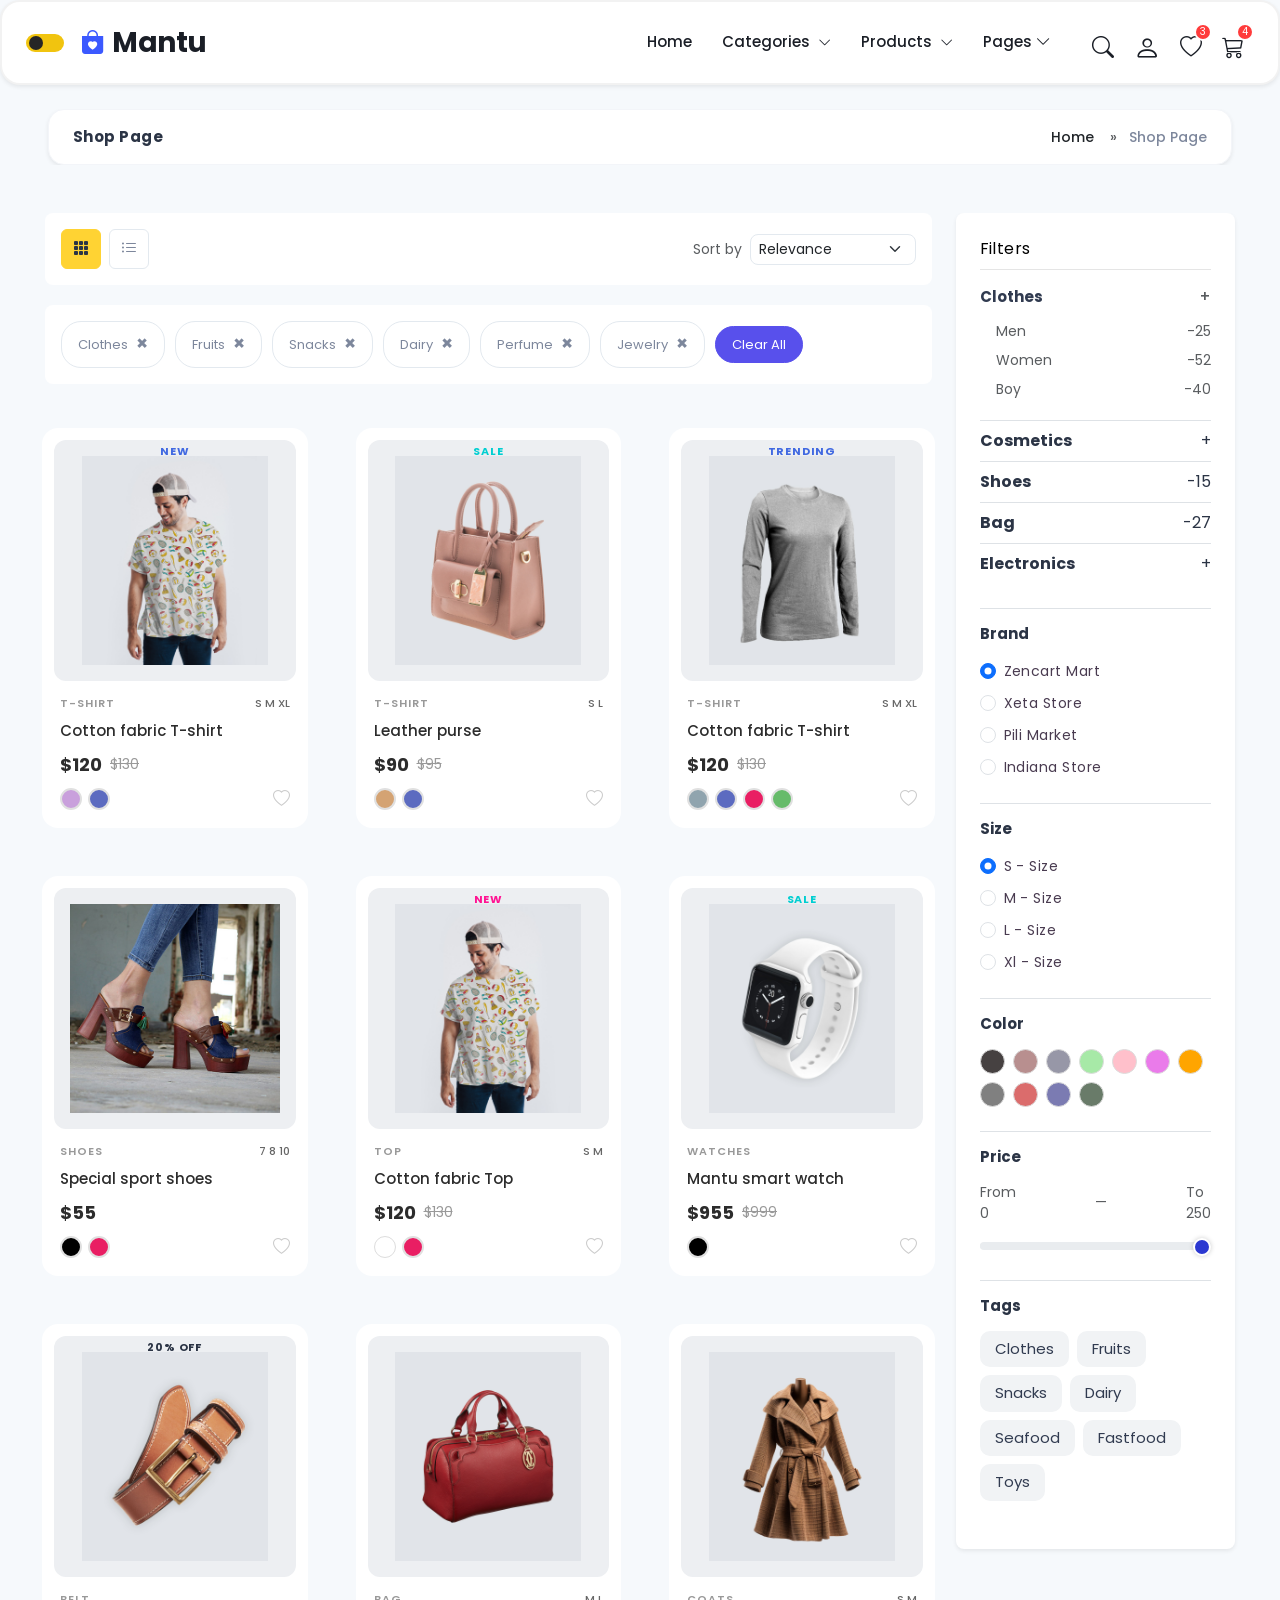
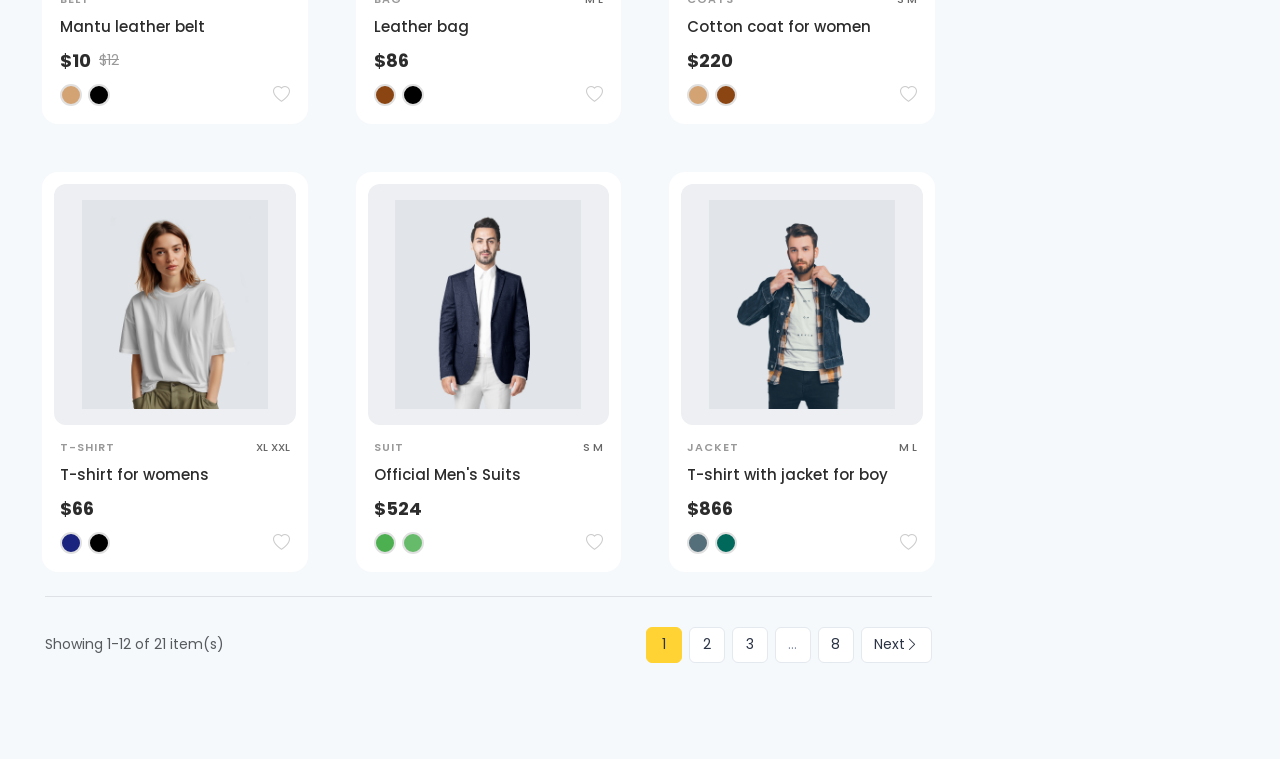
<file: shop.html>
<!DOCTYPE html>
<html lang="en">

<head>
    <meta charset="UTF-8">
    <meta name="viewport" content="width=device-width, initial-scale=1.0">
    <title>Mantu WooCommerce - Shop Page</title>
    <link href="https://cdn.jsdelivr.net/npm/bootstrap@5.3.0/dist/css/bootstrap.min.css" rel="stylesheet">
    <link href="https://fonts.googleapis.com/css2?family=Poppins:wght@300;400;500;600;700&display=swap"
        rel="stylesheet">
    <link rel="stylesheet" href="https://cdn.jsdelivr.net/npm/bootstrap-icons@1.11.1/font/bootstrap-icons.css">
    <link rel="stylesheet" href="style.css">
    <style>
        body {
            font-family: 'Poppins', sans-serif;
            background-color: #f6f9fc;
            color: #2b3445;
        }

        /* Toolbar */
        .toolbar {
            background: white;
            padding: 16px;
            border-radius: 8px;
            margin-bottom: 20px;
        }

        .view-toggle {
            display: flex;
            gap: 8px;
        }

        .view-btn {
            width: 40px;
            height: 40px;
            border: 1px solid #e3e9ef;
            background: white;
            border-radius: 6px;
            display: flex;
            align-items: center;
            justify-content: center;
            cursor: pointer;
            color: #7d879c;
            transition: all 0.3s;
        }

        .view-btn.active {
            background: #ffd333;
            border-color: #ffd333;
            color: #2b3445;
        }

        .view-btn:hover {
            border-color: #ffd333;
        }

        /* Filter Pills */
        .filter-pills {
            background: white;
            padding: 16px;
            border-radius: 8px;
            margin-bottom: 20px;
            display: flex;
            flex-wrap: wrap;
            gap: 10px;
            align-items: center;
        }

        .filter-pill {
            padding: 8px 16px;
            border-radius: 20px;
            background: white;
            border: 1px solid #e3e9ef;
            font-size: 13px;
            color: #7d879c;
            display: inline-flex;
            align-items: center;
            gap: 8px;
            transition: all 0.3s;
        }

        .filter-pill .remove-icon {
            color: #7d879c;
            cursor: pointer;
            font-weight: bold;
        }

        .filter-pill.clear-all {
            background: #5850ec;
            color: white;
            border-color: #5850ec;
            cursor: pointer;
        }

        /* Shop Page - 3 Products Per Row */
        .shop-page .na-grid {
            display: grid;
            grid-template-columns: repeat(3, 1fr);
            gap: 1.5rem;
        }

        .shop-page .na-col {
            width: 100%;
            max-width: 100%;
        }

        /* Responsive for shop page */
        @media (max-width: 992px) {
            .shop-page .na-grid {
                grid-template-columns: repeat(2, 1fr);
            }
        }

        @media (max-width: 576px) {
            .shop-page .na-grid {
                grid-template-columns: 1fr;
            }
        }
    </style>
</head>

<body class="shop-page">

    <!-- Header Navbar -->

    <header class="main-header shadow-sm bg-white d-flex align-items-center px-4">
        <div class="header-left d-flex align-items-center">
            <div class="theme-switch-track me-3">
                <div class="theme-switch-handle"></div>
            </div>
            <a href="#" class="navbar-brand d-flex align-items-center">
                <div class="logo-icon-box me-2"><i class="bi bi-bag-heart-fill"></i></div>
                <span class="logo-text">Mantu</span>
            </a>
        </div>

        <div class="header-right-content d-flex align-items-center ms-auto">
            <nav class="header-nav d-none d-lg-block me-3">
                <ul class="nav">
                    <li class="nav-item"><a href="index.html" class="nav-link">Home</a></li>


                    <!-- Categories section -->
                    <li class="nav-item dropdown-wrapper">
                        <a href="#" class="nav-link">Categories <i class="bi bi-chevron-down ms-1 small"></i></a>
                        <div class="mega-dropdown shadow-sm">
                            <div class="row g-0">
                                <div class="col-6 dropdown-column">
                                    <h6 class="dropdown-header">Classic</h6>
                                    <ul class="list-unstyled">
                                        <li><a href="#">Shop Right Sidebar</a></li>
                                        <li><a href="#">Banner Right Sidebar</a></li>
                                        <li><a href="#">Shop Full Width</a></li>
                                        <li><a href="#">Banner Full Width</a></li>
                                    </ul>
                                </div>
                                <div class="col-6 dropdown-column">
                                    <h6 class="dropdown-header">List</h6>
                                    <ul class="list-unstyled">
                                        <li><a href="#">Shop Right Sidebar</a></li>
                                        <li><a href="#">Banner Right Sidebar</a></li>
                                        <li><a href="#">Shop Full Width</a></li>
                                        <li><a href="#">Banner Full Width</a></li>
                                    </ul>
                                </div>
                            </div>
                        </div>
                    </li>



                    <li class="nav-item dropdown-wrapper">
                        <a href="#" class="nav-link">Products <i class="bi bi-chevron-down ms-1 small"></i></a>
                        <ul class="standard-dropdown shadow-sm list-unstyled">
                            <li><a href="Product1.html">Product Detail</a></li>
                            <li><a href="Product1.html">Product Accordion</a></li>
                            <li><a href="Product1.html">Product Full Width</a></li>
                            <li><a href="#">Accordion Full Width</a></li>
                        </ul>
                    </li>

                    <li class="nav-item dropdown-wrapper">
                        <a class="nav-link" href="#">Pages <i class="bi bi-chevron-down"></i></a>
                        <ul class="standard-dropdown shadow-sm list-unstyled">
                            <li class="has-submenu">
                                <a href="#">Blog <i class="bi bi-chevron-right float-end mt-1"></i></a>
                                <div class="submenu-dropdown">
                                    <ul class="list-unstyled">
                                        <li><a href="#">Blog Grid</a></li>
                                        <li><a href="#">Blog List</a></li>
                                        <li><a href="#">Blog Detail</a></li>
                                    </ul>
                                </div>
                            </li>
                            <li><a href="#">About Us</a></li>
                            <li><a href="#">Contact Us</a></li>
                            <li><a href="cart.html">Cart</a></li>
                            <li><a href="#">FAQ</a></li>
                        </ul>
                    </li>
                </ul>
            </nav>

            <div class="header-icons d-flex align-items-center">
                <a href="#" class="icon-link"><i class="bi bi-search"></i></a>
                <div class="dropdown-wrapper">
                    <a href="#" class="icon-link"><i class="bi bi-person custom-account-icon"></i></a>
                    <ul class="standard-dropdown shadow-sm list-unstyled">
                        <li><a href="login.html">Login</a></li>
                        <li><a href="login.html">Register</a></li>
                        <li><a href="checkout.html">Checkout</li>
                    </ul>
                </div>
                <a href="#" class="icon-link position-relative"><i class="bi bi-heart"></i><span
                        class="badge-count">3</span></a>
                <a href="cart.html" class="icon-link position-relative"><i class="bi bi-cart3"></i><span
                        class="badge-count cart-bg">4</span></a>
            </div>
        </div>
    </header>

    <!-- Shop Bar -->
    <div class="container-fluid px-lg-6 mt-4 mb-5">
        <div
            class="cart-header-bar bg-white rounded-4 shadow-sm d-flex justify-content-between align-items-center px-4 py-3">
            <h5 class="fw-bold mb-0" style="color: #2b3445;">Shop Page</h5>

            <nav aria-label="breadcrumb">
                <ol class="breadcrumb mb-0">
                    <li class="breadcrumb-item"><a href="index.html" class="text-decoration-none text-dark">Home</a></li>
                    <li class="breadcrumb-item active" aria-current="page">
                        <span class="mx-2 text-muted">»</span>
                        <span style="color: #7d879c;">Shop Page</span>
                    </li>
                </ol>
            </nav>
        </div>
    </div>

    <!-- Main Shop Section -->
    <div class="container-fluid px-3 px-lg-5 mb-5">
        <div class="row align-items-start">


            <!-- Filter Stickybar -->
            <aside class="col-lg-3 order-lg-1 order-lg-2 align-items-end">
                <div class="filters-sidebar sticky-sidebar shadow-sm bg-white p-4 rounded-3 sticky-top"
                    style="top: 100px;">

                    <div class="mn-sb-title mb-3 pb-2 border-bottom d-flex align-items-center">
                        <h5 class="fw-bold m-0" style="font-size: 16px; color: rgb(33, 37, 41);">Filters
                        </h5>
                    </div>

                    <div class="mn-sidebar-block-drop mb-4">
                        <ul class="list-unstyled">
                            <li class="mb-3">
                                <div class="d-flex justify-content-between align-items-center fw-medium"
                                    style="font-size: 15px; color: rgb(49, 59, 80);"><b> Clothes</b>
                                    <span class="text-muted">+</span>
                                </div>
                                <ul class="list-unstyled ps-3 mt-2 text-muted small">
                                    <li class="d-flex justify-content-between py-1">Men <span>-25</span>
                                    </li>
                                    <li class="d-flex justify-content-between py-1">Women
                                        <span>-52</span>
                                    </li>
                                    <li class="d-flex justify-content-between py-1">Boy <span>-40</span>
                                    </li>
                                </ul>
                            </li>
                            <li class="d-flex justify-content-between py-2 border-top">
                                <b>Cosmetics</b><span>+</span>
                            </li>
                            <li class="d-flex justify-content-between py-2 border-top"><b>Shoes</b>
                                <span>-15</span>
                            </li>
                            <li class="d-flex justify-content-between py-2 border-top"><b>Bag</b>
                                <span>-27</span>
                            </li>
                            <li class="d-flex justify-content-between py-2 border-top">
                                <b>Electronics</b> <span>+</span>
                            </li>
                        </ul>
                    </div>

                    <div class="mn-sidebar-block mb-4 pt-3 border-top">
                        <h6 class="fw-bold mb-3" style="font-size: 15px;">Brand</h6>
                        <div class="form-check mb-2">
                            <input class="form-check-input" type="radio" name="brand" id="b1" checked>
                            <label class="form-check-label small" for="b1">Zencart Mart</label>
                        </div>
                        <div class="form-check mb-2">
                            <input class="form-check-input" type="radio" name="brand" id="b2">
                            <label class="form-check-label small" for="b2">Xeta Store</label>
                        </div>
                        <div class="form-check mb-2">
                            <input class="form-check-input" type="radio" name="brand" id="b2">
                            <label class="form-check-label small" for="b2">Pili Market</label>
                        </div>
                        <div class="form-check mb-2">
                            <input class="form-check-input" type="radio" name="brand" id="b2">
                            <label class="form-check-label small" for="b2">Indiana Store</label>
                        </div>
                    </div>

                    <div class="mn-sidebar-block mb-4 pt-3 border-top">
                        <h6 class="fw-bold mb-3" style="font-size: 15px;">Size</h6>
                        <div class="form-check mb-2">
                            <input class="form-check-input" type="radio" name="size" id="s1" checked>
                            <label class="form-check-label small" for="s1">S - Size</label>
                        </div>
                        <div class="form-check mb-2">
                            <input class="form-check-input" type="radio" name="size" id="s2">
                            <label class="form-check-label small" for="s2">M - Size</label>
                        </div>
                        <div class="form-check mb-2">
                            <input class="form-check-input" type="radio" name="size" id="s3">
                            <label class="form-check-label small" for="s3">L - Size</label>
                        </div>
                        <div class="form-check mb-2">
                            <input class="form-check-input" type="radio" name="size" id="s4">
                            <label class="form-check-label small" for="s4">Xl - Size</label>
                        </div>

                    </div>
                    <div class="mn-sidebar-block mb-4 pt-3 border-top">
                        <h6 class="fw-bold mb-3" style="font-size: 15px;">Color</h6>
                        <div class="d-flex gap-2 flex-wrap">
                            <div class="color-circle" style="background: rgb(70, 65, 65);" title="Black"></div>
                            <div class="color-circle" style="background: rgb(184, 143, 143);" title="Red"></div>
                            <div class="color-circle" style="background: rgb(151, 151, 167);" title="Blue"></div>
                            <div class="color-circle" style="background: rgb(167, 233, 167);" title="Green"></div>
                            <div class="color-circle" style="background: pink;" title="Pink"></div>
                            <div class="color-circle" style="background: #ea7bea;" title="Purple"></div>
                            <div class="color-circle" style="background: #ffa500;" title="Orange"></div>
                            <div class="color-circle" style="background: #808080;" title="Grey"></div>
                            <div class="color-circle" style="background: rgb(219, 108, 108);" title="Red"></div>
                            <div class="color-circle" style="background: rgb(123, 123, 178);" title="Blue"></div>
                            <div class="color-circle" style="background: rgb(105, 123, 105);" title="Green"></div>

                        </div>
                    </div>
                    <div class="mn-sidebar-block mb-4 pt-3 border-top">
                        <h6 class="fw-bold mb-3" style="font-size: 15px;">Price</h6>
                        <div class="d-flex justify-content-between small text-muted mb-2">
                            <span>From <br> 0</span>
                            <span class="align-self-center">—</span>
                            <span>To <br> 250</span>
                        </div>
                        <input type="range" class="form-range custom-range" min="0" max="250" value="250">
                    </div>

                    <div class="mn-sidebar-block mb-4 pt-3 border-top">
                        <h6 class="fw-bold mb-3" style="font-size: 15px;">Tags</h6>
                        <div class="d-flex flex-wrap gap-2">
                            <a href="#" class="tag-pill">Clothes</a>
                            <a href="#" class="tag-pill">Fruits</a>
                            <a href="#" class="tag-pill">Snacks</a>
                            <a href="#" class="tag-pill">Dairy</a>
                            <a href="#" class="tag-pill">Seafood</a>
                            <a href="#" class="tag-pill">Fastfood</a>
                            <a href="#" class="tag-pill">Toys</a>
                        </div>
                    </div>
                </div>
            </aside>

            <!-- Products Section (LEFT) -->
            <div class="col-lg-9 order-2 order-lg-1">
                <!-- Toolbar -->
                <div class="toolbar d-flex justify-content-between align-items-center flex-wrap gap-3">
                    <div class="view-toggle">
                        <div class="view-btn active">
                            <i class="bi bi-grid-3x3-gap-fill"></i>
                        </div>
                        <div class="view-btn">
                            <i class="bi bi-list-ul"></i>
                        </div>
                    </div>
                    <div class="d-flex align-items-center gap-2">
                        <span class="text-muted small">Sort by</span>
                        <select class="form-select form-select-sm" style="width: auto; border-color: #e3e9ef;">
                            <option>Relevance</option>
                            <option>Price: Low to High</option>
                            <option>Price: High to Low</option>
                            <option>Newest</option>
                        </select>
                    </div>
                </div>


                <!-- Filter Pills -->
                <div class="filter-pills">
                    <span class="filter-pill">Clothes <span class="remove-icon">×</span></span>
                    <span class="filter-pill">Fruits <span class="remove-icon">×</span></span>
                    <span class="filter-pill">Snacks <span class="remove-icon">×</span></span>
                    <span class="filter-pill">Dairy <span class="remove-icon">×</span></span>
                    <span class="filter-pill">Perfume <span class="remove-icon">×</span></span>
                    <span class="filter-pill">Jewelry <span class="remove-icon">×</span></span>
                    <span class="filter-pill clear-all">Clear All</span>
                </div>

                <!-- Products Section -->
                <!-- Products Grid Section -->
                <div class="row na-grid g-4 mb-4">
                    <!-- Product 1 -->
                    <div class="na-col">
                        <div class="na-card">
                            <div class="na-imgbox">
                                <span class="na-badge na-badge--trending">NEW</span>
                                <a href="Product1.html">
                                    <img src="images/shirt.jpg" alt="Cotton fabric T-shirt" class="na-img">
                                </a>
                                <div class="na-actions">
                                    <button class="na-act-btn na-act-btn--qv" title="Quick View">
                                        <i class="bi bi-eye"></i>
                                    </button>
                                    <button class="na-act-btn na-act-btn--cmp" title="Compare">
                                        <i class="bi bi-shuffle"></i>
                                    </button>
                                    <button class="na-act-btn na-act-btn--cart" title="Add to Cart">
                                        <i class="bi bi-bag"></i>
                                    </button>
                                </div>
                            </div>
                            <div class="na-info">
                                <div class="na-meta">
                                    <span class="na-type">T-SHIRT</span>
                                    <span class="na-sizes">S M XL</span>
                                </div>
                                <h4 class="na-title"><a href="Product1.html">Cotton fabric T-shirt</a></h4>
                                <div class="na-prices">
                                    <span class="na-price-now">$120</span>
                                    <span class="na-price-old">$130</span>
                                </div>
                                <div class="na-swatches">
                                    <span class="na-swatch" style="background:#c9a0dc;"></span>
                                    <span class="na-swatch" style="background:#5C6BC0;"></span>
                                    <button class="na-heart"><i class="bi bi-heart"></i></button>
                                </div>
                            </div>
                        </div>
                    </div>

                    <!-- Product 2 -->
                    <div class="na-col">
                        <div class="na-card">
                            <div class="na-imgbox">
                                <span class="na-badge na-badge--sale">SALE</span>
                                <a href="Product1.html">
                                    <img src="images/purse.jpg" alt="Leather purse" class="na-img">
                                </a>
                                <div class="na-actions">
                                    <button class="na-act-btn na-act-btn--qv" title="Quick View">
                                        <i class="bi bi-eye"></i>
                                    </button>
                                    <button class="na-act-btn na-act-btn--cmp" title="Compare">
                                        <i class="bi bi-shuffle"></i>
                                    </button>
                                    <button class="na-act-btn na-act-btn--cart" title="Add to Cart">
                                        <i class="bi bi-bag"></i>
                                    </button>
                                </div>
                            </div>
                            <div class="na-info">
                                <div class="na-meta">
                                    <span class="na-type">T-SHIRT</span>
                                    <span class="na-sizes">S L</span>
                                </div>
                                <h4 class="na-title"><a href="Product1.html">Leather purse</a></h4>
                                <div class="na-prices">
                                    <span class="na-price-now">$90</span>
                                    <span class="na-price-old">$95</span>
                                </div>
                                <div class="na-swatches">
                                    <span class="na-swatch" style="background:#D4A373;"></span>
                                    <span class="na-swatch" style="background:#5C6BC0;"></span>
                                    <button class="na-heart"><i class="bi bi-heart"></i></button>
                                </div>
                            </div>
                        </div>
                    </div>

                    <!-- Product 3 -->
                    <div class="na-col">
                        <div class="na-card">
                            <div class="na-imgbox">
                                <span class="na-badge na-badge--trending">TRENDING</span>
                                <a href="Product1.html">
                                    <img src="images/product-main.jpg" alt="Cotton fabric T-shirt" class="na-img">
                                </a>
                                <div class="na-actions">
                                    <button class="na-act-btn na-act-btn--qv" title="Quick View">
                                        <i class="bi bi-eye"></i>
                                    </button>
                                    <button class="na-act-btn na-act-btn--cmp" title="Compare">
                                        <i class="bi bi-shuffle"></i>
                                    </button>
                                    <button class="na-act-btn na-act-btn--cart" title="Add to Cart">
                                        <i class="bi bi-bag"></i>
                                    </button>
                                </div>
                            </div>
                            <div class="na-info">
                                <div class="na-meta">
                                    <span class="na-type">T-SHIRT</span>
                                    <span class="na-sizes">S M XL</span>
                                </div>
                                <h4 class="na-title"><a href="Product1.html">Cotton fabric T-shirt</a></h4>
                                <div class="na-prices">
                                    <span class="na-price-now">$120</span>
                                    <span class="na-price-old">$130</span>
                                </div>
                                <div class="na-swatches">
                                    <span class="na-swatch" style="background:#90A4AE;"></span>
                                    <span class="na-swatch" style="background:#5C6BC0;"></span>
                                    <span class="na-swatch" style="background:#E91E63;"></span>
                                    <span class="na-swatch" style="background:#66BB6A;"></span>
                                    <button class="na-heart"><i class="bi bi-heart"></i></button>
                                </div>
                            </div>
                        </div>
                    </div>

                    <!-- Product 4 -->
                    <div class="na-col">
                        <div class="na-card">
                            <div class="na-imgbox">
                                <a href="Product1.html">
                                    <img src="images/shoes2.jpg" alt="Special sport shoes" class="na-img">
                                </a>
                                <div class="na-actions">
                                    <button class="na-act-btn na-act-btn--qv" title="Quick View">
                                        <i class="bi bi-eye"></i>
                                    </button>
                                    <button class="na-act-btn na-act-btn--cmp" title="Compare">
                                        <i class="bi bi-shuffle"></i>
                                    </button>
                                    <button class="na-act-btn na-act-btn--cart" title="Add to Cart">
                                        <i class="bi bi-bag"></i>
                                    </button>
                                </div>
                            </div>
                            <div class="na-info">
                                <div class="na-meta">
                                    <span class="na-type">SHOES</span>
                                    <span class="na-sizes">7 8 10</span>
                                </div>
                                <h4 class="na-title"><a href="Product1.html">Special sport shoes</a></h4>
                                <div class="na-prices">
                                    <span class="na-price-now">$55</span>
                                </div>
                                <div class="na-swatches">
                                    <span class="na-swatch" style="background:#000;"></span>
                                    <span class="na-swatch" style="background:#E91E63;"></span>
                                    <button class="na-heart"><i class="bi bi-heart"></i></button>
                                </div>
                            </div>
                        </div>
                    </div>

                    <!-- Product 5 -->
                    <div class="na-col">
                        <div class="na-card">
                            <div class="na-imgbox">
                                <span class="na-badge na-badge--new">NEW</span>
                                <a href="Product1.html">
                                    <img src="images/shirt.jpg" alt="Cotton fabric Top" class="na-img">
                                </a>
                                <div class="na-actions">
                                    <button class="na-act-btn na-act-btn--qv" title="Quick View">
                                        <i class="bi bi-eye"></i>
                                    </button>
                                    <button class="na-act-btn na-act-btn--cmp" title="Compare">
                                        <i class="bi bi-shuffle"></i>
                                    </button>
                                    <button class="na-act-btn na-act-btn--cart" title="Add to Cart">
                                        <i class="bi bi-bag"></i>
                                    </button>
                                </div>
                            </div>
                            <div class="na-info">
                                <div class="na-meta">
                                    <span class="na-type">TOP</span>
                                    <span class="na-sizes">S M</span>
                                </div>
                                <h4 class="na-title"><a href="product-detail.html">Cotton fabric Top</a></h4>
                                <div class="na-prices">
                                    <span class="na-price-now">$120</span>
                                    <span class="na-price-old">$130</span>
                                </div>
                                <div class="na-swatches">
                                    <span class="na-swatch" style="background:#FFF;border:1px solid #ddd;"></span>
                                    <span class="na-swatch" style="background:#E91E63;"></span>
                                    <button class="na-heart"><i class="bi bi-heart"></i></button>
                                </div>
                            </div>
                        </div>
                    </div>

                    <!-- Product 6 -->
                    <div class="na-col">
                        <div class="na-card">
                            <div class="na-imgbox">
                                <span class="na-badge na-badge--sale">SALE</span>
                                <a href="Product1.html">
                                    <img src="images/watch.jpg" alt="Mantu smart watch" class="na-img">
                                </a>
                                <div class="na-actions">
                                    <button class="na-act-btn na-act-btn--qv" title="Quick View">
                                        <i class="bi bi-eye"></i>
                                    </button>
                                    <button class="na-act-btn na-act-btn--cmp" title="Compare">
                                        <i class="bi bi-shuffle"></i>
                                    </button>
                                    <button class="na-act-btn na-act-btn--cart" title="Add to Cart">
                                        <i class="bi bi-bag"></i>
                                    </button>
                                </div>
                            </div>
                            <div class="na-info">
                                <div class="na-meta">
                                    <span class="na-type">WATCHES</span>
                                </div>
                                <h4 class="na-title"><a href="product-detail.html">Mantu smart watch</a></h4>
                                <div class="na-prices">
                                    <span class="na-price-now">$955</span>
                                    <span class="na-price-old">$999</span>
                                </div>
                                <div class="na-swatches">
                                    <span class="na-swatch" style="background:#000;"></span>
                                    <button class="na-heart"><i class="bi bi-heart"></i></button>
                                </div>
                            </div>
                        </div>
                    </div>

                    <!-- Product 7 -->
                    <div class="na-col">
                        <div class="na-card">
                            <div class="na-imgbox">
                                <span class="na-badge na-badge--off">20% OFF</span>
                                <a href="Product1.html">
                                    <img src="images/leatherbelt.jpg" alt="Mantu leather belt" class="na-img">
                                </a>
                                <div class="na-actions">
                                    <button class="na-act-btn na-act-btn--qv" title="Quick View">
                                        <i class="bi bi-eye"></i>
                                    </button>
                                    <button class="na-act-btn na-act-btn--cmp" title="Compare">
                                        <i class="bi bi-shuffle"></i>
                                    </button>
                                    <button class="na-act-btn na-act-btn--cart" title="Add to Cart">
                                        <i class="bi bi-bag"></i>
                                    </button>
                                </div>
                            </div>
                            <div class="na-info">
                                <div class="na-meta">
                                    <span class="na-type">BELT</span>
                                </div>
                                <h4 class="na-title"><a href="product-detail.html">Mantu leather belt</a></h4>
                                <div class="na-prices">
                                    <span class="na-price-now">$10</span>
                                    <span class="na-price-old">$12</span>
                                </div>
                                <div class="na-swatches">
                                    <span class="na-swatch" style="background:#D4A373;"></span>
                                    <span class="na-swatch" style="background:#000;"></span>
                                    <button class="na-heart"><i class="bi bi-heart"></i></button>
                                </div>
                            </div>
                        </div>
                    </div>

                    <!-- Product 8 -->
                    <div class="na-col">
                        <div class="na-card">
                            <div class="na-imgbox">
                                <a href="Product1.html">
                                    <img src="images/leatherbag.jpg" alt="Leather bag" class="na-img">
                                </a>
                                <div class="na-actions">
                                    <button class="na-act-btn na-act-btn--qv" title="Quick View">
                                        <i class="bi bi-eye"></i>
                                    </button>
                                    <button class="na-act-btn na-act-btn--cmp" title="Compare">
                                        <i class="bi bi-shuffle"></i>
                                    </button>
                                    <button class="na-act-btn na-act-btn--cart" title="Add to Cart">
                                        <i class="bi bi-bag"></i>
                                    </button>
                                </div>
                            </div>
                            <div class="na-info">
                                <div class="na-meta">
                                    <span class="na-type">BAG</span>
                                    <span class="na-sizes">M L</span>
                                </div>
                                <h4 class="na-title"><a href="product1.html">Leather bag</a></h4>
                                <div class="na-prices">
                                    <span class="na-price-now">$86</span>
                                </div>
                                <div class="na-swatches">
                                    <span class="na-swatch" style="background:#8B4513;"></span>
                                    <span class="na-swatch" style="background:#000;"></span>
                                    <button class="na-heart"><i class="bi bi-heart"></i></button>
                                </div>
                            </div>
                        </div>
                    </div>

                    <!-- Product 9 -->
                    <div class="na-col">
                        <div class="na-card">
                            <div class="na-imgbox">
                                <a href="Product1.html">
                                    <img src="images/longcoat.jpg" alt="Cotton coat for women" class="na-img">
                                </a>
                                <div class="na-actions">
                                    <button class="na-act-btn na-act-btn--qv" title="Quick View">
                                        <i class="bi bi-eye"></i>
                                    </button>
                                    <button class="na-act-btn na-act-btn--cmp" title="Compare">
                                        <i class="bi bi-shuffle"></i>
                                    </button>
                                    <button class="na-act-btn na-act-btn--cart" title="Add to Cart">
                                        <i class="bi bi-bag"></i>
                                    </button>
                                </div>
                            </div>
                            <div class="na-info">
                                <div class="na-meta">
                                    <span class="na-type">COATS</span>
                                    <span class="na-sizes">S M</span>
                                </div>
                                <h4 class="na-title"><a href="product1.html">Cotton coat for women</a></h4>
                                <div class="na-prices">
                                    <span class="na-price-now">$220</span>
                                </div>
                                <div class="na-swatches">
                                    <span class="na-swatch" style="background:#D4A373;"></span>
                                    <span class="na-swatch" style="background:#8B4513;"></span>
                                    <button class="na-heart"><i class="bi bi-heart"></i></button>
                                </div>
                            </div>
                        </div>
                    </div>

                    <!-- Product 10 -->
                    <div class="na-col">
                        <div class="na-card">
                            <div class="na-imgbox">
                                <a href="Product1.html">
                                    <img src="images/fshirt.jpg" alt="T-shirt for womens" class="na-img">
                                </a>
                                <div class="na-actions">
                                    <button class="na-act-btn na-act-btn--qv" title="Quick View">
                                        <i class="bi bi-eye"></i>
                                    </button>
                                    <button class="na-act-btn na-act-btn--cmp" title="Compare">
                                        <i class="bi bi-shuffle"></i>
                                    </button>
                                    <button class="na-act-btn na-act-btn--cart" title="Add to Cart">
                                        <i class="bi bi-bag"></i>
                                    </button>
                                </div>
                            </div>
                            <div class="na-info">
                                <div class="na-meta">
                                    <span class="na-type">T-SHIRT</span>
                                    <span class="na-sizes">XL XXL</span>
                                </div>
                                <h4 class="na-title"><a href="product-detail.html">T-shirt for womens</a></h4>
                                <div class="na-prices">
                                    <span class="na-price-now">$66</span>
                                </div>
                                <div class="na-swatches">
                                    <span class="na-swatch" style="background:#1A237E;"></span>
                                    <span class="na-swatch" style="background:#000;"></span>
                                    <button class="na-heart"><i class="bi bi-heart"></i></button>
                                </div>
                            </div>
                        </div>
                    </div>

                    <!-- Product 11 -->
                    <div class="na-col">
                        <div class="na-card">
                            <div class="na-imgbox">
                                <a href="Product1.html">
                                    <img src="images/official.jpg" alt="Official Men's Suits" class="na-img">
                                </a>
                                <div class="na-actions">
                                    <button class="na-act-btn na-act-btn--qv" title="Quick View">
                                        <i class="bi bi-eye"></i>
                                    </button>
                                    <button class="na-act-btn na-act-btn--cmp" title="Compare">
                                        <i class="bi bi-shuffle"></i>
                                    </button>
                                    <button class="na-act-btn na-act-btn--cart" title="Add to Cart">
                                        <i class="bi bi-bag"></i>
                                    </button>
                                </div>
                            </div>
                            <div class="na-info">
                                <div class="na-meta">
                                    <span class="na-type">SUIT</span>
                                    <span class="na-sizes">S M</span>
                                </div>
                                <h4 class="na-title"><a href="product-detail.html">Official Men's Suits</a></h4>
                                <div class="na-prices">
                                    <span class="na-price-now">$524</span>
                                </div>
                                <div class="na-swatches">
                                    <span class="na-swatch" style="background:#4CAF50;"></span>
                                    <span class="na-swatch" style="background:#66BB6A;"></span>
                                    <button class="na-heart"><i class="bi bi-heart"></i></button>
                                </div>
                            </div>
                        </div>
                    </div>

                    <!-- Product 12 -->
                    <div class="na-col">
                        <div class="na-card">
                            <div class="na-imgbox">
                                <a href="Product1.html">
                                    <img src="images/jacket.jpg" alt="T-shirt with jacket for boy" class="na-img">
                                </a>
                                <div class="na-actions">
                                    <button class="na-act-btn na-act-btn--qv" title="Quick View">
                                        <i class="bi bi-eye"></i>
                                    </button>
                                    <button class="na-act-btn na-act-btn--cmp" title="Compare">
                                        <i class="bi bi-shuffle"></i>
                                    </button>
                                    <button class="na-act-btn na-act-btn--cart" title="Add to Cart">
                                        <i class="bi bi-bag"></i>
                                    </button>
                                </div>
                            </div>
                            <div class="na-info">
                                <div class="na-meta">
                                    <span class="na-type">JACKET</span>
                                    <span class="na-sizes">M L</span>
                                </div>
                                <h4 class="na-title"><a href="product1.html">T-shirt with jacket for boy</a></h4>
                                <div class="na-prices">
                                    <span class="na-price-now">$866</span>
                                </div>
                                <div class="na-swatches">
                                    <span class="na-swatch" style="background:#546E7A;"></span>
                                    <span class="na-swatch" style="background:#00695C;"></span>
                                    <button class="na-heart"><i class="bi bi-heart"></i></button>
                                </div>
                            </div>
                        </div>
                    </div>
                </div>
                <hr class="mn-divider">

                <!-- Pagination -->
                <div class="d-flex justify-content-between align-items-center mt-4 mb-5">
                    <div class="text-muted small">
                        Showing 1-12 of 21 item(s)
                    </div>
                    <nav aria-label="Product pagination">
                        <ul class="pagination mb-0">
                            <li class="page-item active">
                                <a class="page-link" href="#"
                                    style="background: #ffd333; border-color: #ffd333; color: #2b3445;">1</a>
                            </li>
                            <li class="page-item">
                                <a class="page-link" href="#" style="color: #2b3445; border-color: #e3e9ef;">2</a>
                            </li>
                            <li class="page-item">
                                <a class="page-link" href="#" style="color: #2b3445; border-color: #e3e9ef;">3</a>
                            </li>
                            <li class="page-item">
                                <a class="page-link" href="#" style="color: #7d879c; border-color: #e3e9ef;">...</a>
                            </li>
                            <li class="page-item">
                                <a class="page-link" href="#" style="color: #2b3445; border-color: #e3e9ef;">8</a>
                            </li>
                            <li class="page-item">
                                <a class="page-link" href="#" style="color: #2b3445; border-color: #e3e9ef;">
                                    Next <i class="bi bi-chevron-right"></i>
                                </a>
                            </li>
                        </ul>
                    </nav>
                </div>



                <script src="https://cdn.jsdelivr.net/npm/bootstrap@5.3.0/dist/js/bootstrap.bundle.min.js"></script>
</body>
</html>
</file>
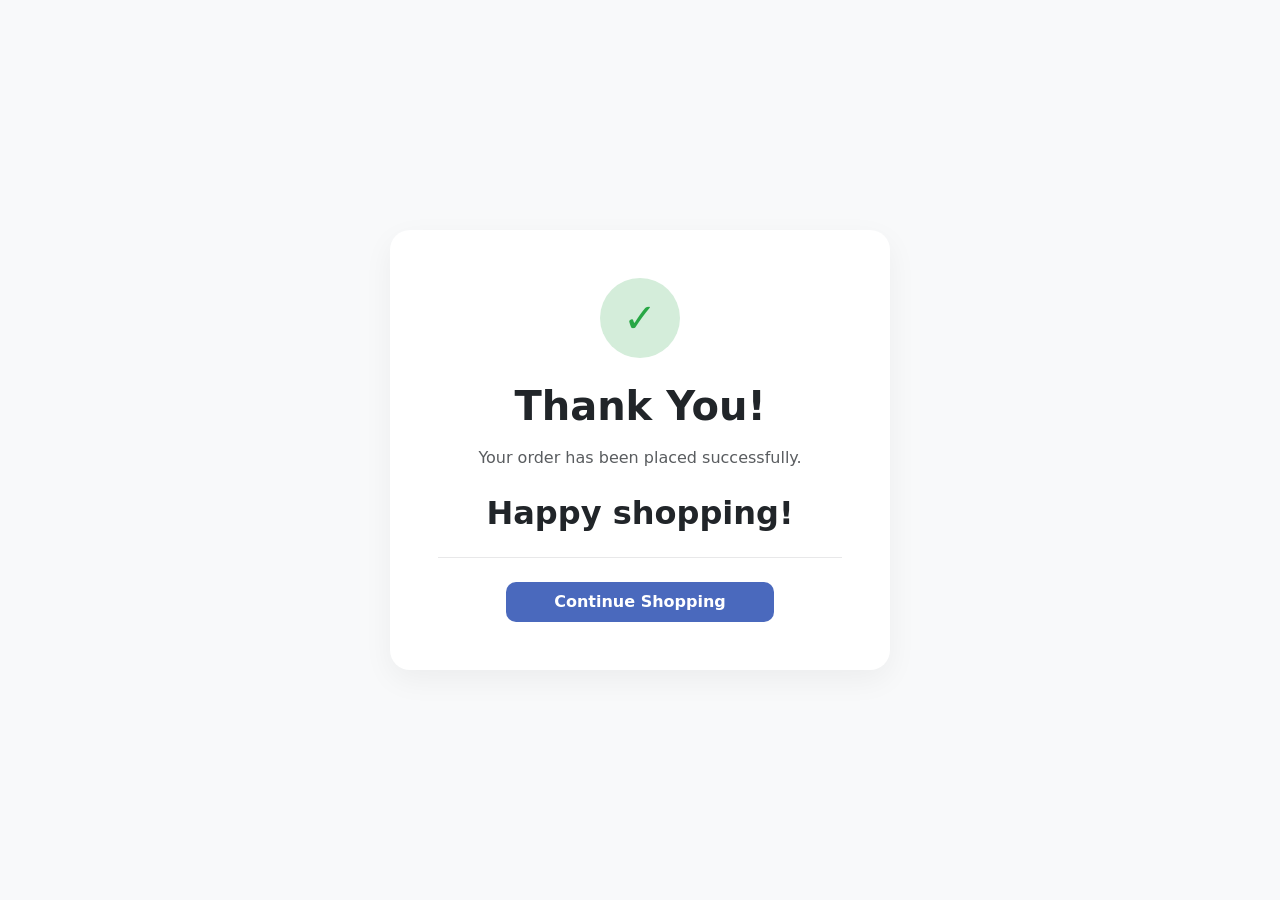
<file: thankyou.html>
<!DOCTYPE html>
<html lang="en">

<head>
    <meta charset="UTF-8">
    <meta name="viewport" content="width=device-width, initial-scale=1.0">
    <title>Thank You - Mantu</title>
    <link href="https://cdn.jsdelivr.net/npm/bootstrap@5.3.0/dist/css/bootstrap.min.css" rel="stylesheet">
    <style>
        body {
            background-color: #f8f9fa;
            height: 100vh;
            display: flex;
            align-items: center;
            justify-content: center;
        }

        .thank-you-card {
            background: white;
            padding: 3rem;
            border-radius: 20px;
            box-shadow: 0 10px 30px rgba(0, 0, 0, 0.05);
            text-align: center;
            max-width: 500px;
            width: 100%;
        }

        .checkmark-circle {
            width: 80px;
            height: 80px;
            background-color: #d4edda;
            color: #28a745;
            font-size: 40px;
            border-radius: 50%;
            display: flex;
            align-items: center;
            justify-content: center;
            margin: 0 auto 1.5rem;
        }

        .btn-mantu-primary {
            background-color: #4a69bd;
            border: none;
            transition: transform 0.2s;
        }

        .btn-mantu-primary:hover {
            background-color: yellowgreen;
            transform: translateY(-2px);
        }
    </style>
</head>

<body>

    <div class="thank-you-card">
        <div class="checkmark-circle">
            ✓
        </div>
        <h1 class="fw-bold mb-3">Thank You!</h1>
        <p class="text-muted mb-4">
            Your order has been placed successfully.<br>
        <h2><strong>Happy shopping!</strong></h2>
        </p>
        <hr class="my-4" style="opacity: 0.1;">
        <a href="index.html" class="btn btn-mantu-primary text-white px-5 py-2 fw-bold"
            style="border-radius: 10px; min-width: 200px;">
            Continue Shopping
        </a>
    </div>

</body>


</html>
</file>
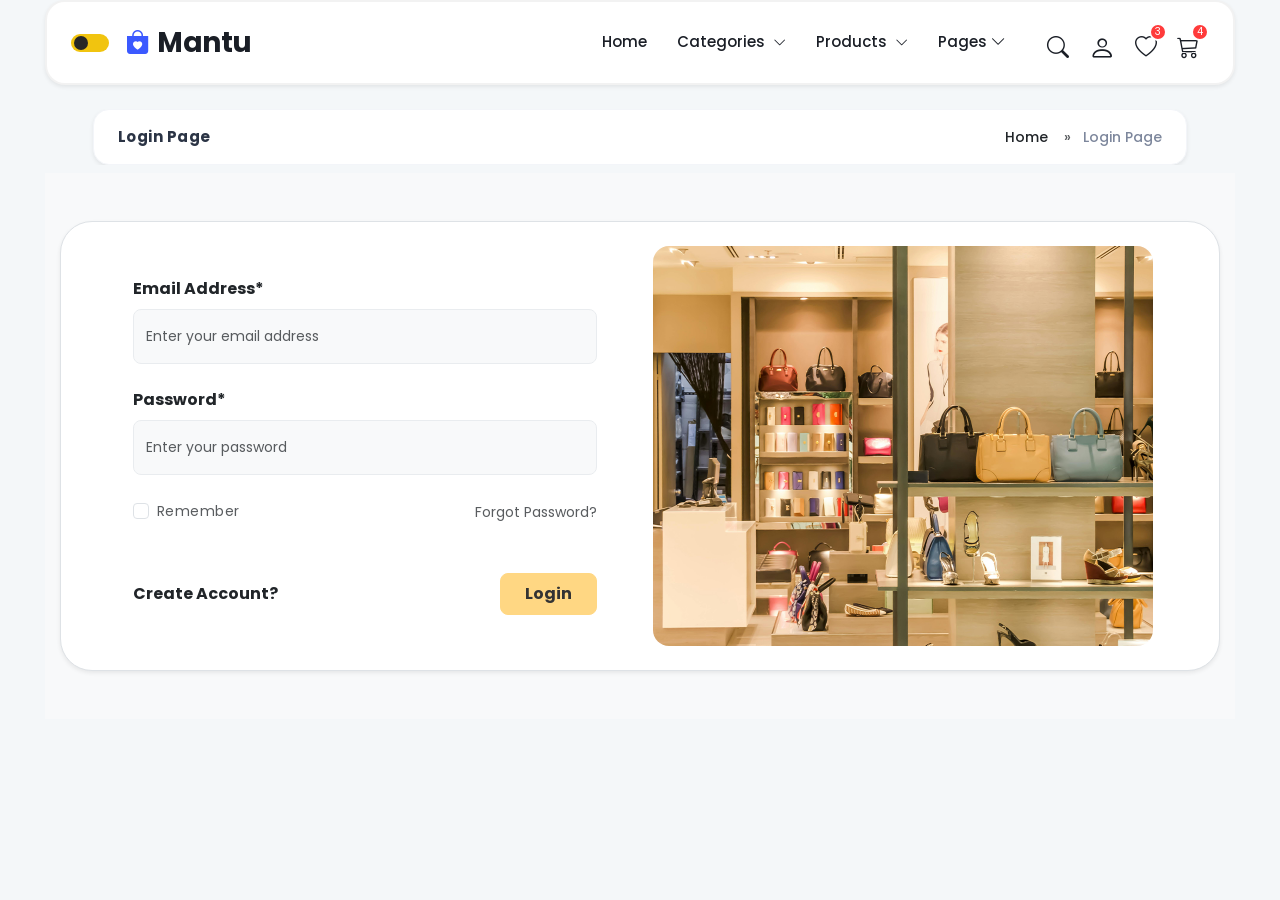
<file: examples/cart-page-example.html>
<!DOCTYPE html>
<html lang="en">
<head>
    <meta charset="UTF-8">
    <meta name="viewport" content="width=device-width, initial-scale=1.0">
    <title>Cart - API Integration Example</title>
    <link href="https://cdn.jsdelivr.net/npm/bootstrap@5.3.0/dist/css/bootstrap.min.css" rel="stylesheet">
</head>
<body class="bg-light">
    <div class="container mt-5">
        <h1>Shopping Cart</h1>
        <div id="loading" class="text-center"><div class="spinner-border"></div><p>Loading cart...</p></div>
        <div id="cart-content" style="display: none;">
            <div class="row"><div class="col-md-8"><div class="card"><div class="card-header"><h5>Cart Items</h5></div><div class="card-body"><table class="table"><thead><tr><th>Product</th><th>Price</th><th>Quantity</th><th>Subtotal</th><th>Action</th></tr></thead><tbody id="cart-items"></tbody></table></div></div></div>
            <div class="col-md-4"><div class="card"><div class="card-header"><h5>Order Summary</h5></div><div class="card-body"><p><strong>Subtotal:</strong> <span id="subtotal">$0.00</span></p><p><strong>Shipping:</strong> <span id="shipping">$0.00</span></p><p><strong>Tax:</strong> <span id="tax">$0.00</span></p><hr><h5><strong>Total:</strong> <span id="total">$0.00</span></h5><button class="btn btn-success w-100 mt-3" onclick="proceedToCheckout()">Proceed to Checkout</button><a href="/shop.html" class="btn btn-secondary w-100 mt-2">Continue Shopping</a></div></div></div></div>
        </div>
        <div id="empty-cart" class="alert alert-info" style="display: none;"><h4>Your cart is empty</h4><p>Start shopping to add items to your cart.</p><a href="/shop.html" class="btn btn-primary">Go to Shop</a></div>
    </div>

    <script src="../js/api.js"></script>
    <script>
        async function loadCart() {
            try {
                if (!isUserLoggedIn()) { alert('Please log in first'); window.location.href = '/login.html'; return; }
                const cartData = await fetchCart();
                if (!cartData || !cartData.items || cartData.items.length === 0) { document.getElementById('loading').style.display = 'none'; document.getElementById('empty-cart').style.display = 'block'; return; }
                let html = ''; let subtotal = 0;
                cartData.items.forEach(item => {
                    const itemSubtotal = item.price * item.quantity; subtotal += itemSubtotal;
                    html += `<tr><td>${item.name}</td><td>$${item.price.toFixed(2)}</td><td><input type="number" value="${item.quantity}" min="1" onchange="updateQuantity(${item.id}, this.value)" class="form-control" style="width: 80px;"></td><td>$${itemSubtotal.toFixed(2)}</td><td><button class="btn btn-sm btn-danger" onclick="removeItem(${item.id})">Remove</button></td></tr>`;
                });
                document.getElementById('cart-items').innerHTML = html;
                const shipping = 10.00; const tax = subtotal * 0.1; const total = subtotal + shipping + tax;
                document.getElementById('subtotal').textContent = `$${subtotal.toFixed(2)}`;
                document.getElementById('shipping').textContent = `$${shipping.toFixed(2)}`;
                document.getElementById('tax').textContent = `$${tax.toFixed(2)}`;
                document.getElementById('total').textContent = `$${total.toFixed(2)}`;
                document.getElementById('loading').style.display = 'none';
                document.getElementById('cart-content').style.display = 'block';
            } catch (error) { console.error('Error loading cart:', error); alert('Failed to load cart'); }
        }
        async function updateQuantity(productId, newQuantity) { const result = await updateCartQuantity(productId, parseInt(newQuantity)); if (result) { loadCart(); } }
        async function removeItem(productId) { if (confirm('Remove this item from cart?')) { const result = await removeFromCart(productId); if (result) { loadCart(); } } }
        function proceedToCheckout() { window.location.href = '/checkout.html'; }
        window.addEventListener('DOMContentLoaded', loadCart);
    </script>
</body>
</html>
</file>
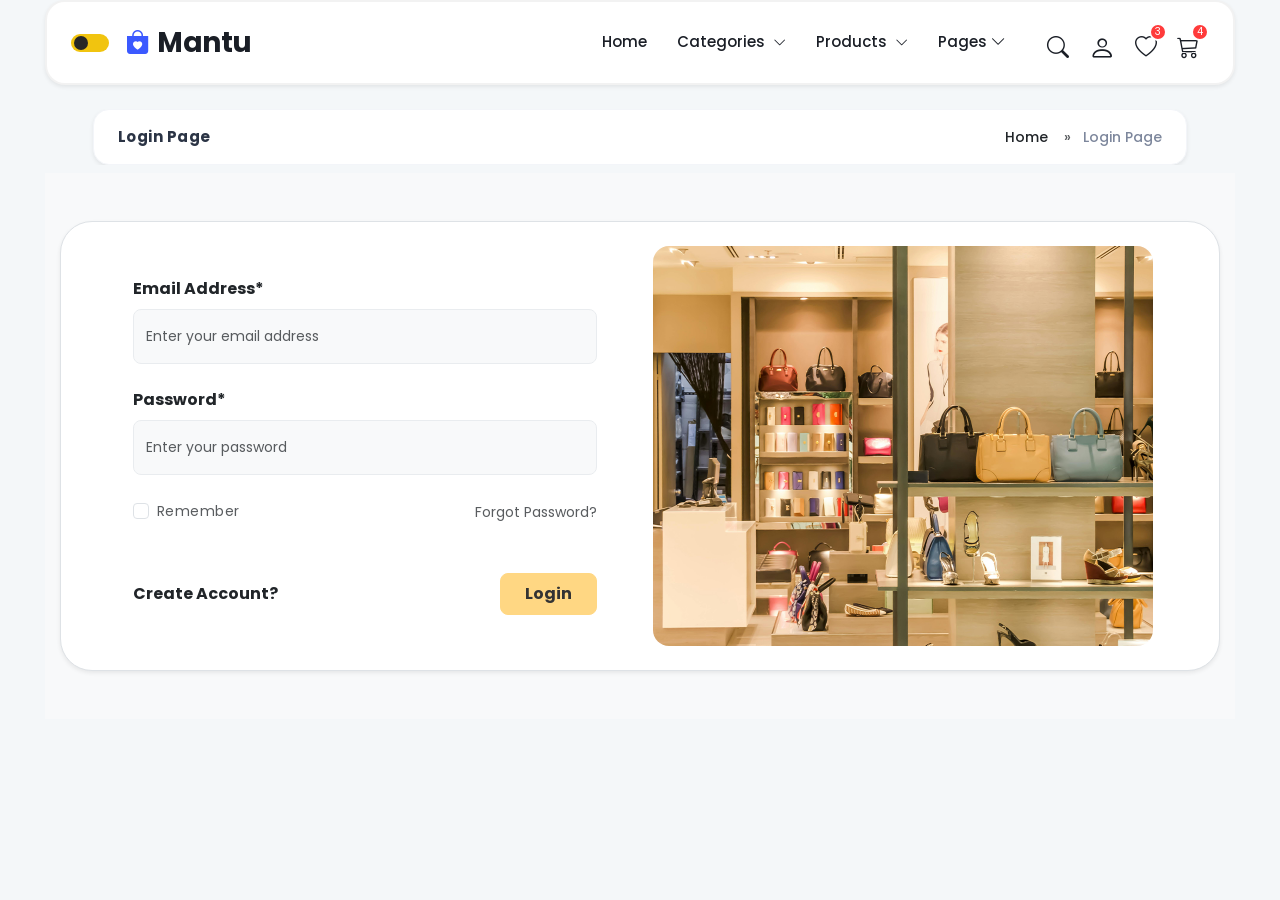
<file: examples/checkout-page-example.html>
<!DOCTYPE html>
<html lang="en">
<head>
    <meta charset="UTF-8">
    <meta name="viewport" content="width=device-width, initial-scale=1.0">
    <title>Checkout - API Integration Example</title>
    <link href="https://cdn.jsdelivr.net/npm/bootstrap@5.3.0/dist/css/bootstrap.min.css" rel="stylesheet">
</head>
<body class="bg-light">
    <div class="container mt-5">
        <h1>Checkout</h1>
        <div class="row">
            <div class="col-md-6"><div class="card"><div class="card-header"><h5>Order Summary</h5></div><div class="card-body"><div id="cart-items"></div><hr><h5>Total: $<span id="total">0.00</span></h5></div></div></div>
            <div class="col-md-6"><div class="card"><div class="card-header"><h5>Shipping & Payment</h5></div><div class="card-body"><form id="checkoutForm">
                <h6>Shipping Address</h6>
                <div class="mb-3"><label for="fullName" class="form-label">Full Name</label><input type="text" class="form-control" id="fullName" required></div>
                <div class="mb-3"><label for="address" class="form-label">Address</label><input type="text" class="form-control" id="address" required></div>
                <div class="row"><div class="col-md-6 mb-3"><label for="city" class="form-label">City</label><input type="text" class="form-control" id="city" required></div><div class="col-md-6 mb-3"><label for="zipcode" class="form-label">Zip Code</label><input type="text" class="form-control" id="zipcode" required></div></div>
                <hr>
                <h6>Payment Information</h6>
                <div class="mb-3"><label for="cardName" class="form-label">Cardholder Name</label><input type="text" class="form-control" id="cardName" required></div>
                <div class="mb-3"><label for="cardNumber" class="form-label">Card Number</label><input type="text" class="form-control" id="cardNumber" placeholder="1234 5678 9012 3456" required></div>
                <div class="row"><div class="col-md-6 mb-3"><label for="expiry" class="form-label">Expiry Date</label><input type="text" class="form-control" id="expiry" placeholder="MM/YY" required></div><div class="col-md-6 mb-3"><label for="cvv" class="form-label">CVV</label><input type="text" class="form-control" id="cvv" placeholder="123" required></div></div>
                <div id="error" class="alert alert-danger" style="display: none;"></div>
                <div id="success" class="alert alert-success" style="display: none;"></div>
                <button type="submit" class="btn btn-success w-100" id="submitBtn">Place Order</button>
            </form></div></div></div>
        </div>
    </div>

    <script src="../js/api.js"></script>
    <script>
        const checkoutForm = document.getElementById('checkoutForm');
        const errorDiv = document.getElementById('error');
        const successDiv = document.getElementById('success');
        const submitBtn = document.getElementById('submitBtn');
        
        async function loadCart() {
            try {
                if (!isUserLoggedIn()) { alert('Please log in first'); window.location.href = '/login.html'; return; }
                const cartData = await fetchCart();
                if (cartData && cartData.items) {
                    let html = ''; let total = 0;
                    cartData.items.forEach(item => {
                        const subtotal = item.price * item.quantity; total += subtotal;
                        html += `<div class="d-flex justify-content-between mb-2"><span>${item.name} x${item.quantity}</span><span>$${subtotal.toFixed(2)}</span></div>`;
                    });
                    document.getElementById('cart-items').innerHTML = html;
                    document.getElementById('total').textContent = total.toFixed(2);
                }
            } catch (error) { console.error('Error loading cart:', error); }
        }
        
        checkoutForm.addEventListener('submit', async (e) => {
            e.preventDefault();
            errorDiv.style.display = 'none';
            successDiv.style.display = 'none';
            submitBtn.disabled = true;
            submitBtn.innerHTML = '<span class="spinner-border spinner-border-sm me-2"></span>Processing...';
            
            try {
                const orderData = { shipping: { fullName: document.getElementById('fullName').value, address: document.getElementById('address').value, city: document.getElementById('city').value, zipcode: document.getElementById('zipcode').value } };
                const order = await createOrder(orderData);
                if (!order) throw new Error('Failed to create order');
                
                const paymentData = { orderId: order.id, cardName: document.getElementById('cardName').value, cardNumber: document.getElementById('cardNumber').value, expiry: document.getElementById('expiry').value, cvv: document.getElementById('cvv').value, amount: document.getElementById('total').textContent };
                const paymentResult = await processPayment(paymentData);
                if (!paymentResult) throw new Error('Payment failed');
                
                successDiv.style.display = 'block';
                successDiv.textContent = 'Order placed successfully! Redirecting...';
                setTimeout(() => { window.location.href = `/thank-you.html?orderId=${order.id}`; }, 2000);
            } catch (error) {
                errorDiv.style.display = 'block';
                errorDiv.textContent = error.message || 'Checkout failed';
                submitBtn.disabled = false;
                submitBtn.innerHTML = 'Place Order';
            }
        });
        
        window.addEventListener('DOMContentLoaded', loadCart);
    </script>
</body>
</html>
</file>
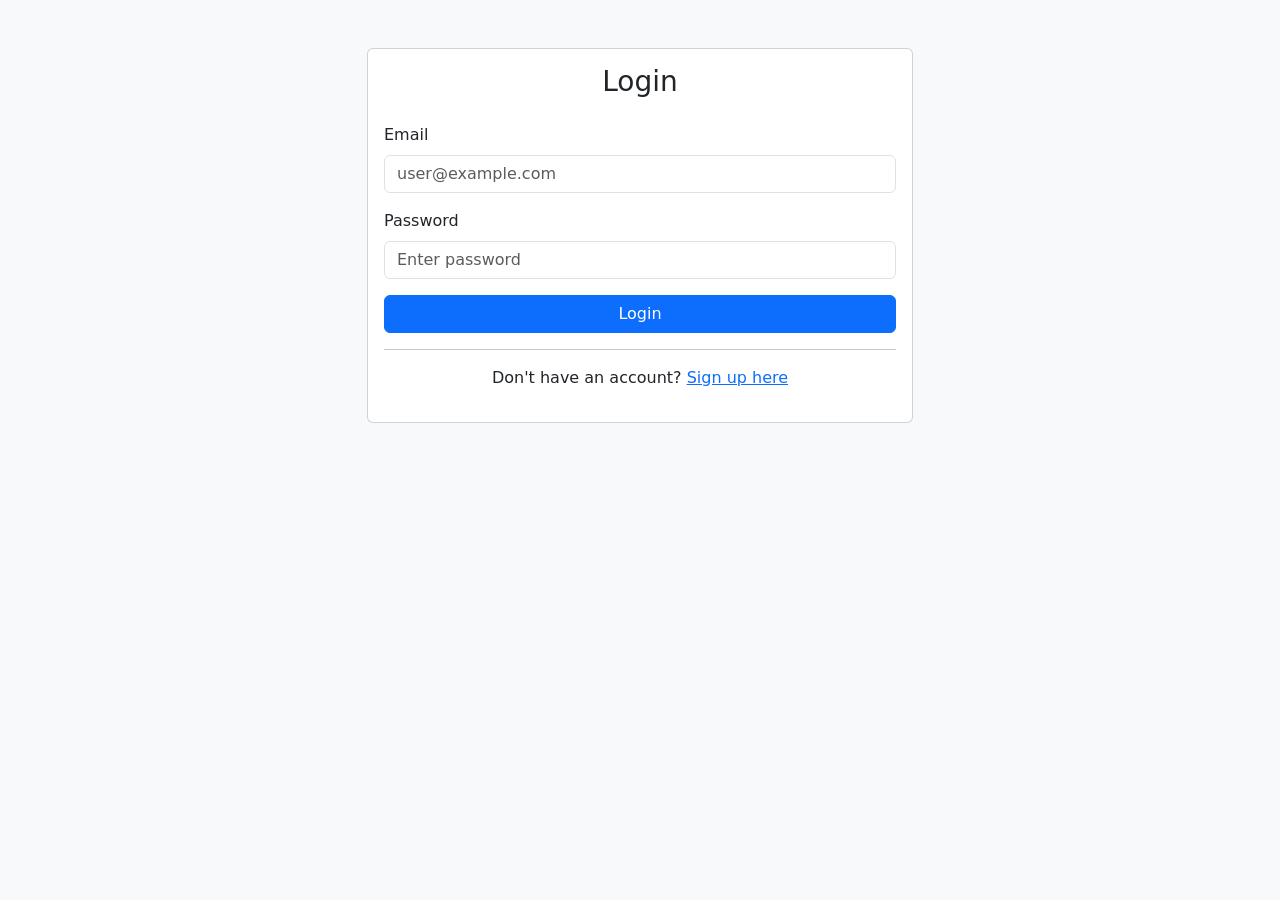
<file: examples/login-page-example.html>
<!DOCTYPE html>
<html lang="en">
<head>
    <meta charset="UTF-8">
    <meta name="viewport" content="width=device-width, initial-scale=1.0">
    <title>Login - API Integration Example</title>
    <link href="https://cdn.jsdelivr.net/npm/bootstrap@5.3.0/dist/css/bootstrap.min.css" rel="stylesheet">
</head>
<body class="bg-light">
    <div class="container mt-5">
        <div class="row justify-content-center">
            <div class="col-md-6">
                <div class="card">
                    <div class="card-body">
                        <h3 class="card-title text-center mb-4">Login</h3>
                        <form id="loginForm">
                            <div class="mb-3">
                                <label for="email" class="form-label">Email</label>
                                <input type="email" class="form-control" id="email" placeholder="user@example.com" required>
                            </div>
                            <div class="mb-3">
                                <label for="password" class="form-label">Password</label>
                                <input type="password" class="form-control" id="password" placeholder="Enter password" required>
                            </div>
                            <div id="error" class="alert alert-danger" style="display: none;"></div>
                            <div id="success" class="alert alert-success" style="display: none;">Login successful! Redirecting...</div>
                            <button type="submit" class="btn btn-primary w-100" id="submitBtn">Login</button>
                        </form>
                        <hr>
                        <p class="text-center">Don't have an account? <a href="signup-page-example.html">Sign up here</a></p>
                    </div>
                </div>
            </div>
        </div>
    </div>

    <script src="../js/api.js"></script>
    <script>
        const loginForm = document.getElementById('loginForm');
        const errorDiv = document.getElementById('error');
        const successDiv = document.getElementById('success');
        const submitBtn = document.getElementById('submitBtn');
        
        loginForm.addEventListener('submit', async (e) => {
            e.preventDefault();
            const email = document.getElementById('email').value;
            const password = document.getElementById('password').value;
            errorDiv.style.display = 'none';
            successDiv.style.display = 'none';
            submitBtn.disabled = true;
            submitBtn.innerHTML = '<span class="spinner-border spinner-border-sm me-2"></span>Logging in...';
            
            try {
                const result = await loginUser(email, password);
                if (result && result.token) {
                    successDiv.style.display = 'block';
                    setTimeout(() => { window.location.href = '/index.html'; }, 2000);
                } else { throw new Error('Invalid credentials'); }
            } catch (error) {
                errorDiv.style.display = 'block';
                errorDiv.textContent = error.message || 'Login failed';
                submitBtn.disabled = false;
                submitBtn.innerHTML = 'Login';
            }
        });
    </script>
</body>
</html>
</file>
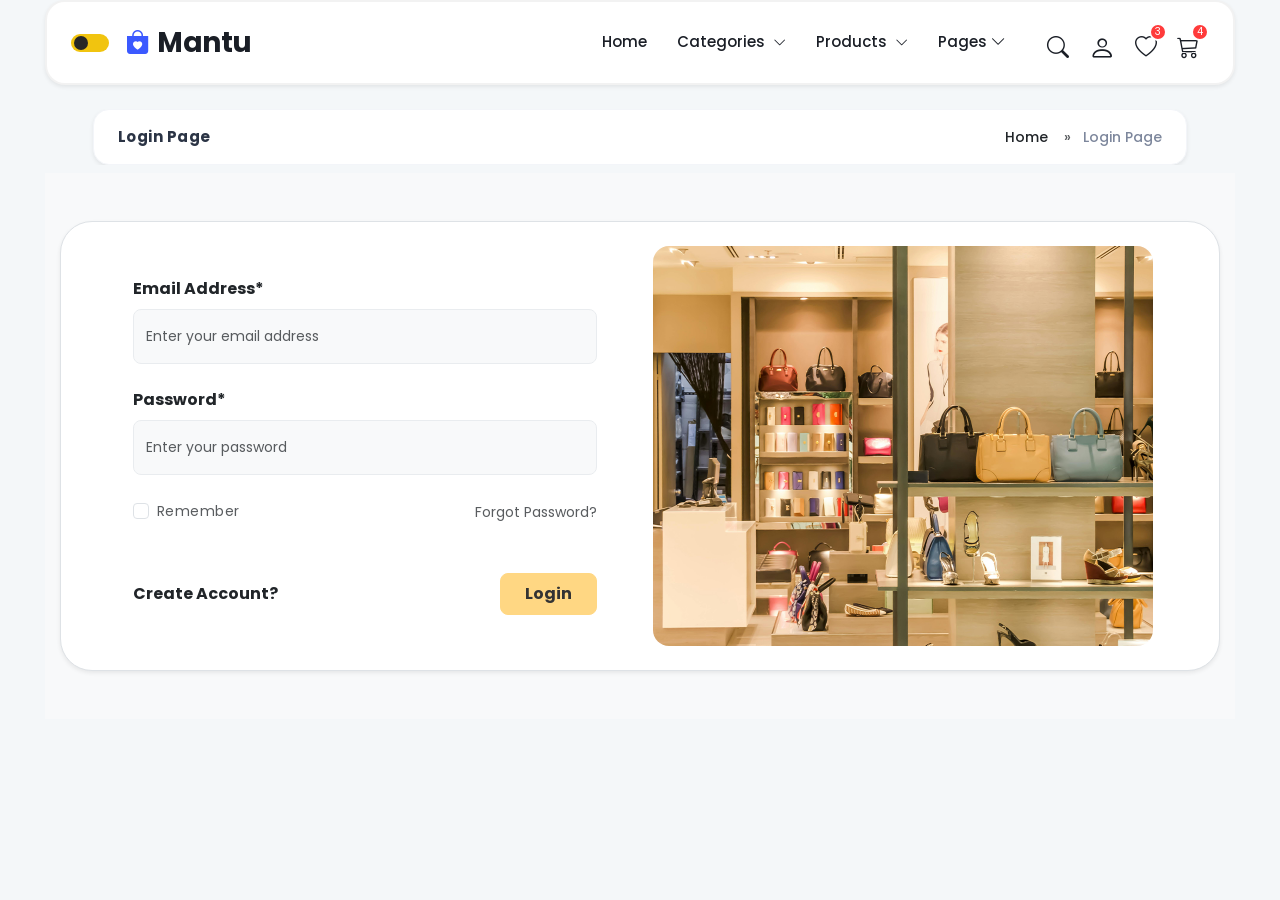
<file: examples/my-orders-page-example.html>
<!DOCTYPE html>
<html lang="en">
<head>
    <meta charset="UTF-8">
    <meta name="viewport" content="width=device-width, initial-scale=1.0">
    <title>My Orders - API Integration Example</title>
    <link href="https://cdn.jsdelivr.net/npm/bootstrap@5.3.0/dist/css/bootstrap.min.css" rel="stylesheet">
</head>
<body class="bg-light">
    <div class="container mt-5">
        <h1>My Orders</h1>
        <div id="loading" class="text-center"><div class="spinner-border"></div><p>Loading your orders...</p></div>
        <div id="orders-container" style="display: none;"></div>
        <div id="no-orders" class="alert alert-info" style="display: none;">You haven't placed any orders yet. <a href="/shop.html" class="alert-link">Start shopping</a></div>
    </div>

    <script src="../js/api.js"></script>
    <script>
        async function loadMyOrders() {
            try {
                if (!isUserLoggedIn()) { alert('Please log in first'); window.location.href = '/login.html'; return; }
                const orders = await fetchUserOrders();
                if (!orders || orders.length === 0) { document.getElementById('loading').style.display = 'none'; document.getElementById('no-orders').style.display = 'block'; return; }
                let html = '';
                orders.forEach(order => {
                    html += `<div class="card mb-3"><div class="card-body"><div class="row"><div class="col-md-6"><h5>Order #${order.id}</h5><p><strong>Date:</strong> ${new Date(order.date).toLocaleDateString()}</p><p><strong>Status:</strong> <span class="badge ${getStatusBadge(order.status)}">${order.status}</span></p></div><div class="col-md-6 text-end"><h5>$${order.total.toFixed(2)}</h5><button class="btn btn-sm btn-primary" onclick="viewOrderDetails(${order.id})">View Details</button></div></div></div></div>`;
                });
                document.getElementById('orders-container').innerHTML = html;
                document.getElementById('loading').style.display = 'none';
                document.getElementById('orders-container').style.display = 'block';
            } catch (error) { console.error('Error loading orders:', error); alert('Failed to load orders'); }
        }
        function getStatusBadge(status) { const badges = { 'pending': 'bg-warning', 'processing': 'bg-info', 'shipped': 'bg-primary', 'delivered': 'bg-success', 'cancelled': 'bg-danger' }; return badges[status] || 'bg-secondary'; }
        function viewOrderDetails(orderId) { window.location.href = `/order-details.html?id=${orderId}`; }
        window.addEventListener('DOMContentLoaded', loadMyOrders);
    </script>
</body>
</html>
</file>
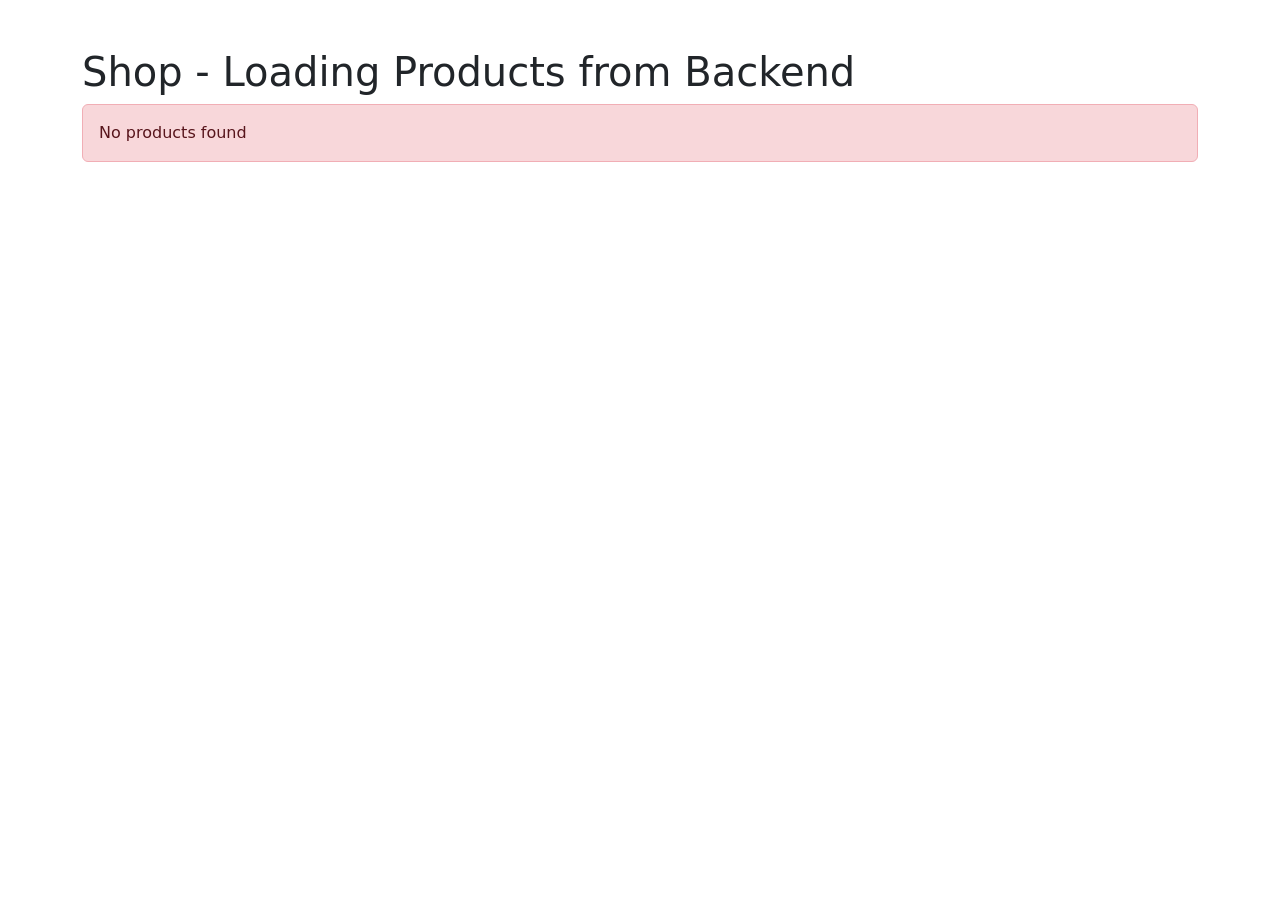
<file: examples/shop-page-example.html>
<!DOCTYPE html>
<html lang="en">
<head>
    <meta charset="UTF-8">
    <meta name="viewport" content="width=device-width, initial-scale=1.0">
    <title>Shop - API Integration Example</title>
    <link href="https://cdn.jsdelivr.net/npm/bootstrap@5.3.0/dist/css/bootstrap.min.css" rel="stylesheet">
</head>
<body>
    <div class="container mt-5">
        <h1>Shop - Loading Products from Backend</h1>
        
        <div id="loading" class="text-center">
            <div class="spinner-border" role="status"><span class="visually-hidden">Loading...</span></div>
            <p>Loading products...</p>
        </div>
        
        <div id="products-container" class="row" style="display: none;"></div>
        <div id="error" class="alert alert-danger" style="display: none;"></div>
    </div>

    <script src="../js/api.js"></script>
    <script>
        async function loadProducts() {
            const loadingDiv = document.getElementById('loading');
            const productsContainer = document.getElementById('products-container');
            const errorDiv = document.getElementById('error');
            
            try {
                const products = await fetchProducts();
                
                if (!products || products.length === 0) {
                    errorDiv.textContent = 'No products found';
                    errorDiv.style.display = 'block';
                    loadingDiv.style.display = 'none';
                    return;
                }
                
                let html = '';
                products.forEach(product => {
                    html += `<div class="col-md-4 mb-4"><div class="card"><img src="${product.image}" class="card-img-top" alt="${product.name}"><div class="card-body"><h5 class="card-title">${product.name}</h5><p class="card-text">${product.description}</p><h6>$${product.price}</h6><button class="btn btn-primary" onclick="addProductToCart(${product.id})">Add to Cart</button></div></div></div>`;
                });
                
                productsContainer.innerHTML = html;
                loadingDiv.style.display = 'none';
                productsContainer.style.display = 'flex';
                
            } catch (error) {
                console.error('Error loading products:', error);
                errorDiv.textContent = 'Failed to load products. Please try again.';
                errorDiv.style.display = 'block';
                loadingDiv.style.display = 'none';
            }
        }
        
        async function addProductToCart(productId) {
            if (!isUserLoggedIn()) {
                alert('Please log in first');
                window.location.href = '/login.html';
                return;
            }
            const result = await addToCart(productId, 1);
            if (result) { alert('Product added to cart!'); } else { alert('Failed to add to cart'); }
        }
        
        window.addEventListener('DOMContentLoaded', loadProducts);
    </script>
</body>
</html>
</file>
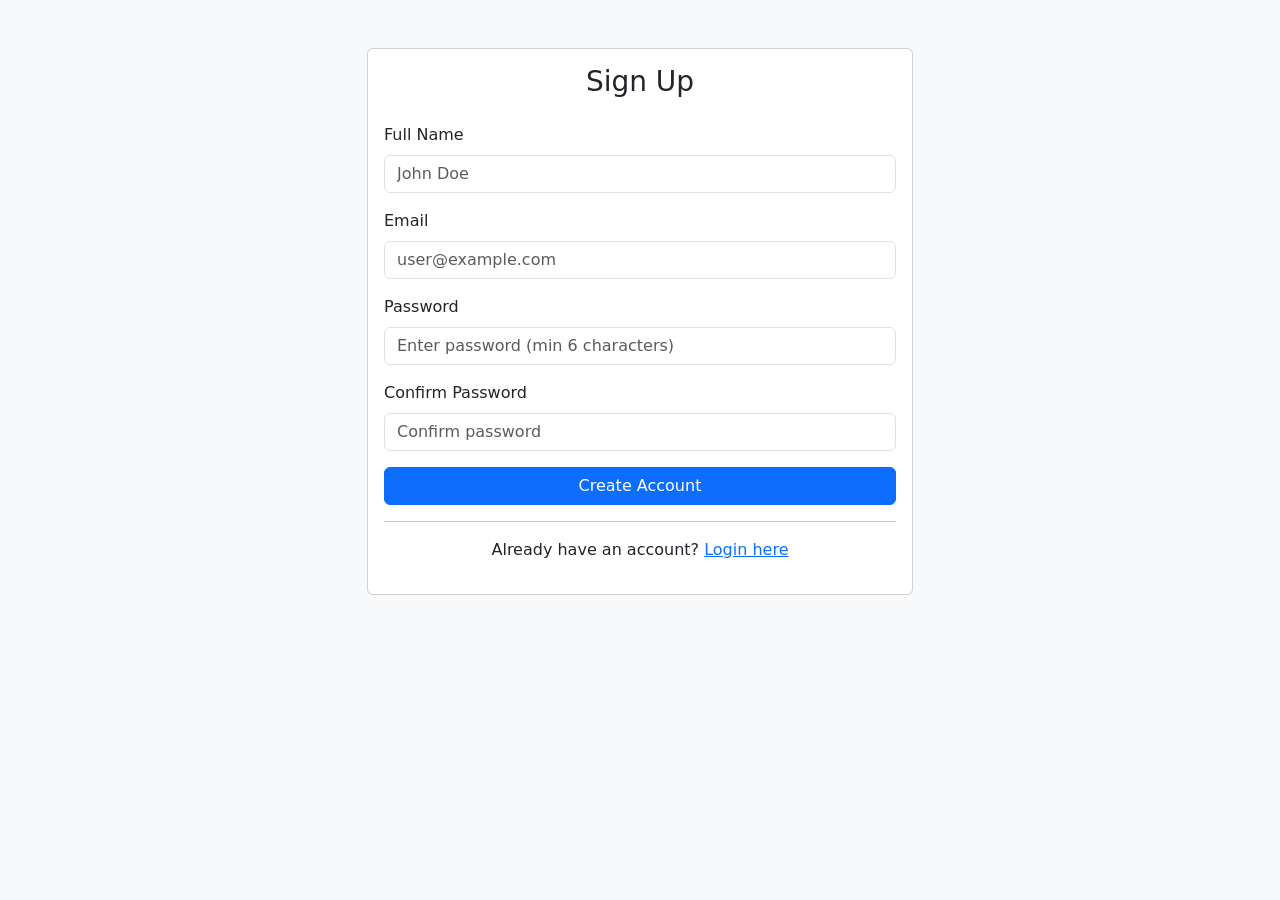
<file: examples/signup-page-example.html>
<!DOCTYPE html>
<html lang="en">
<head>
    <meta charset="UTF-8">
    <meta name="viewport" content="width=device-width, initial-scale=1.0">
    <title>Sign Up - API Integration Example</title>
    <link href="https://cdn.jsdelivr.net/npm/bootstrap@5.3.0/dist/css/bootstrap.min.css" rel="stylesheet">
</head>
<body class="bg-light">
    <div class="container mt-5">
        <div class="row justify-content-center">
            <div class="col-md-6">
                <div class="card">
                    <div class="card-body">
                        <h3 class="card-title text-center mb-4">Sign Up</h3>
                        <form id="signupForm">
                            <div class="mb-3"><label for="name" class="form-label">Full Name</label><input type="text" class="form-control" id="name" placeholder="John Doe" required></div>
                            <div class="mb-3"><label for="email" class="form-label">Email</label><input type="email" class="form-control" id="email" placeholder="user@example.com" required></div>
                            <div class="mb-3"><label for="password" class="form-label">Password</label><input type="password" class="form-control" id="password" placeholder="Enter password (min 6 characters)" minlength="6" required></div>
                            <div class="mb-3"><label for="confirmPassword" class="form-label">Confirm Password</label><input type="password" class="form-control" id="confirmPassword" placeholder="Confirm password" minlength="6" required></div>
                            <div id="error" class="alert alert-danger" style="display: none;"></div>
                            <div id="success" class="alert alert-success" style="display: none;">Account created successfully! Redirecting...</div>
                            <button type="submit" class="btn btn-primary w-100" id="submitBtn">Create Account</button>
                        </form>
                        <hr>
                        <p class="text-center">Already have an account? <a href="login-page-example.html">Login here</a></p>
                    </div>
                </div>
            </div>
        </div>
    </div>

    <script src="../js/api.js"></script>
    <script>
        const signupForm = document.getElementById('signupForm');
        const errorDiv = document.getElementById('error');
        const successDiv = document.getElementById('success');
        const submitBtn = document.getElementById('submitBtn');
        
        signupForm.addEventListener('submit', async (e) => {
            e.preventDefault();
            const name = document.getElementById('name').value;
            const email = document.getElementById('email').value;
            const password = document.getElementById('password').value;
            const confirmPassword = document.getElementById('confirmPassword').value;
            
            errorDiv.style.display = 'none';
            successDiv.style.display = 'none';
            
            if (password !== confirmPassword) {
                errorDiv.textContent = 'Passwords do not match';
                errorDiv.style.display = 'block';
                return;
            }
            
            submitBtn.disabled = true;
            submitBtn.innerHTML = '<span class="spinner-border spinner-border-sm me-2"></span>Creating account...';
            
            try {
                const result = await signupUser(name, email, password);
                if (result && result.token) {
                    successDiv.style.display = 'block';
                    setTimeout(() => { window.location.href = '/index.html'; }, 2000);
                } else { throw new Error('Failed to create account'); }
            } catch (error) {
                errorDiv.style.display = 'block';
                errorDiv.textContent = error.message || 'Signup failed';
                submitBtn.disabled = false;
                submitBtn.innerHTML = 'Create Account';
            }
        });
    </script>
</body>
</html>
</file>
<file: style.css>
/* --- Global Styles --- */
body {
    font-family: 'Poppins', sans-serif;
    background-color: #f4f7f9;
    margin: 0;
    padding: 0;
    overflow-x: hidden;
}
 
/* --- White Header (Expanded to Full Width) --- */
.main-header {
    height: 85px;
    width: 100%;
    margin: 0;
    border-radius: 20px;
    border: 2px solid rgba(0,0,0,0.05);
    background-color: white;
}

.logo-text {
    font-size: 28px;
    font-weight: 700;
    color: #1a1e26;
    letter-spacing: -0.5px;
}

.logo-icon-box {
    color: #3b59ff;
    font-size: 24px;
}

.custom-account-icon {
    font-size: 26px !important;
    color: #1a1e26;
    vertical-align: middle;
}

/* --- Navigation & Links --- */
.header-nav .nav-link {
    color: #1a1e26 !important;
    font-weight: 500;
    font-size: 15px;
    padding: 0 15px !important;
    transition: color 0.3s ease;
}

.header-nav .nav-link:hover {
    color: #3b59ff !important;
}

/* --- Dropdowns --- */
.dropdown-wrapper { position: relative; }

.standard-dropdown, .mega-dropdown {
    position: absolute;
    background-color: #fff;
    opacity: 0;
    visibility: hidden;
    transition: all 0.3s ease-in-out;
    z-index: 1000;
    box-shadow: 0 4px 15px rgba(0,0,0,0.1);
}

.standard-dropdown {
    top: 110%; width: 200px; border-radius: 12px; padding: 15px 0;
}

.mega-dropdown {
    top: 100%; left: 50%; transform: translateX(-50%);
    width: 500px; border-radius: 15px; padding: 30px;
}


.dropdown-wrapper:hover .standard-dropdown,
.dropdown-wrapper:hover .mega-dropdown {
    opacity: 1; visibility: visible; top: 100%;
}

/* --- Mega Dropdown Fix --- */
.mega-dropdown {
    width: 480px; 
    border-radius: 15px; 
    padding: 25px 30px;
    left: 50%; 
    transform: translateX(-50%);
}

.dropdown-header {
    color: #3b59ff !important; 
    font-weight: 600 !important;
    font-size: 15px !important;
    padding-bottom: 8px !important;
    margin-bottom: 12px !important;
    border-bottom: 1px solid #f0f0f0 !important; /* Divider line */
    display: block;
}

.dropdown-wrapper:hover .mega-dropdown {
    opacity: 1;
    visibility: visible;
    top: 100%; 
}

/* --- Column Styling --- */
.dropdown-header {
    color: #1a1e26;
    font-weight: 700;
    font-size: 15px;
    padding: 0 0 10px 0;
    margin-bottom: 10px;
    border: none; 
}

.dropdown-column ul li a {
    color: #777777 !important; /* Grey text from reference */
    font-size: 14px;
    text-decoration: none !important; /* NO UNDERLINES */
    display: block;
    padding: 6px 0;
    transition: color 0.2s ease;
}

.dropdown-column ul li a:hover {
    color: #3b59ff;
    text-decoration: none;
}

.standard-dropdown li a {
    display: block; padding: 8px 20px; color: #666; font-size: 14px; text-decoration: none;
}

.standard-dropdown li a:hover {
    color: #3b59ff; background-color: #f8f9ff; padding-left: 25px;
}

/* --- Icons --- */
.icon-link {
    display: flex; align-items: center; height: 70px;  padding: 0 10px; color: #1a1e26; text-decoration: none; position: relative;
    font-size: 22px; transition: color 0.3s ease;
}   

.icon-link:hover {
color: #3b59ff;
transform: translateY(-2px);
}

/* Specific Profile Icon Styling */

.profile-icon i, .profile-main-icon i {
font-size: 30px !important;
display: flex;
align-items: center;
height: 70px;
}

.badge-count {
    position: absolute; top: 15px; right: 0px; background-color: #ff3b3b; color: white;
    font-size: 10px; width: 18px; height: 18px; display: flex; align-items: center;
    justify-content: center; border-radius: 50%; border: 2px solid #fff;
}

/* --- Theme Toggle --- */
.theme-switch-track { width: 38px; height: 18px; background-color: #f1c40f; border-radius: 20px; position: relative; }
.theme-switch-handle { width: 14px; height: 14px; background-color: #262626; border-radius: 50%; position: absolute; top: 2px; left: 3px; }

/* --- HERO SLIDER (Full Width) --- */
.hero-slider-container {
    width: 100%;
    border-radius: 20px;
    overflow: hidden;
    position: relative;
    background: transparent;
}

#heroCarousel {
    height: 550px;
    border-radius: 20px;
    overflow: hidden;
}

.carousel-inner, .carousel-item, .slide-background {
    height: 100%;
    border-radius: 20px;
}

.slide-background {
    background-size: cover;
    background-position: center;
    background-repeat: no-repeat;
}

.slide-content {
    height: 100%;
    display: flex;
    flex-direction: column;
    justify-content: center;
}
/* --- HERO SLIDER (Restored Styling) --- */
.hero-slider-container {
    width: 100%;
    border-radius: 20px !important;
    overflow: hidden !important;
    position: relative;
    isolation: isolate;
    transform: translateZ(0);
}

#heroCarousel {
    height: 600px; /* Restored original height */
}

.carousel-inner, .carousel-item {
    height: 100%;
}

.slide-background {
    position: absolute;
    top: 0; left: 0; width: 100%; height: 100%;
    background-size: cover;
    background-position: center;
    z-index: 0;
}

/* Restored subtle gradient for text readability */
.slide-background::before {
    content: '';
    position: absolute;
    inset: 0;
    background: linear-gradient(to right, rgba(0, 0, 0, 0.5) 0%, rgba(0, 0, 0, 0) 60%);
    z-index: 1;
}

.carousel-item .row {
    height: 100%;
    position: relative;
    z-index: 2;
}

.slide-content {
    display: flex;
    flex-direction: column;
    justify-content: center;
}

/* Restored Original Typography Styles */
.slide-title {
    font-size: 45px;
    font-weight: 600;
    color: #ffffff;
    line-height: 50px;
    margin-bottom: 20px;
    text-transform: capitalize;
    text-shadow: 2px 2px 15px rgba(0, 0, 0, 0.4);
}

.slide-subtitle {
    font-size: 18px;
    color: #ffffff;
    margin-bottom: 35px;
    max-width: 500px;
    text-shadow: 1px 1px 8px rgba(0, 0, 0, 0.4);
}

.btn-shop-now {
    background-color: #5865f2;
    color: #ffffff;
    font-size: 16px;
    font-weight: 600;
    padding: 16px 45px;
    border-radius: 50px;
    text-decoration: none;
    transition: all 0.3s ease;
}

.btn-shop-now:hover {
    background-color: #ffd783 !important;
    color: #000 !important;
    transform: translateY(-3px);
}

/* --- Fix Slider Controls --- */
.carousel-control-prev,
.carousel-control-next {
    z-index: 15; /* Ensures arrows are above the background layers */
    width: 5%;
    opacity: 1; /* Makes them visible as per template */
}

.carousel-control-prev-icon,
.carousel-control-next-icon {
    background-color: rgba(255, 255, 255, 0.1); /* Subtle circle background */
    border-radius: 50%;
    padding: 20px;
    background-size: 50%;
}

/* --- Navigation Controls --- */

.carousel-indicators [data-bs-target] {
width: 10px;
height: 10px;
border-radius: 50%;
margin: 0 5px;
}

.carousel-indicators .active {
width: 35px;
border-radius: 10px;
background-color: #5865f2;
}

.carousel-control-prev, .carousel-control-next {
width: 60px;
height: 60px;
background: rgba(255,255,255,0.2);
backdrop-filter: blur(5px); /* Modern frosted glass effect */
border-radius: 50%;
top: 50%;
transform: translateY(-50%);
margin: 0 20px;
}

.carousel-control-prev,
.carousel-control-next,
.carousel-indicators {
z-index: 15 !important; /* Forces buttons to the very front */
}

/* Restored Jingle Badge */
.discount-badge {
    position: relative;
    width: 65px; height: 65px;
    background-color: #ffd783;
    display: flex; align-items: center; justify-content: center;
    text-align: center; font-size: 14px; font-weight: 800;
    color: #2c3142;
    margin-bottom: 20px;
    animation: jingle 4s infinite alternate ease-in-out;
    --mask: conic-gradient(from -45deg at bottom,#0000,#000 1deg 89deg,#0000 90deg) 50% / 12px 100%;
    -webkit-mask: var(--mask);
    mask: var(--mask);
}

@keyframes jingle {
    0% { transform: rotate(-10deg); }
    50% { transform: rotate(10deg); }
    100% { transform: rotate(-10deg); }
}


.btn-shop-now {
    background-color: #5865f2;
    color: #ffffff;
    padding: 15px 40px;
    border-radius: 50px;
    text-decoration: none;
    font-weight: 600;
    display: inline-block;
    width: fit-content;
}

.discount-badge {
    width: 65px; height: 65px; background-color: #ffd783;
    display: flex; align-items: center; justify-content: center;
    text-align: center; font-size: 14px; font-weight: 800;
    border-radius: 50%; margin-bottom: 20px;
}

/* --- Decorative Elements --- */

.slide-content::before {
content: '+';
position: absolute;
top: 10%;
right: 5%;
font-size: 60px;
color: #fff;
 opacity: 0.2;
}

/* Category Cards */
.mn-cat-card {
    background:#f1f4f7;
    background: linear-gradient(180deg, #f8f9fa 0%, #d0d5d8 100%) !important;
    /* Optional: Adding a very subtle inner shadow to increase the "dark" feel */
    box-shadow: inset 0 -5px 15px rgba(0, 0, 0, 0.02);
    -webkit-tap-highlight-color: transparent;
    border-radius: 20px;
    padding: 30px;
    position: relative;
    overflow: hidden;
    transition: all 0.5s ease;
    height: 100%;
    /* This triggers the moment the user clicks or taps the card */

}
.mn-cat-card:hover {
    transition: all 0s; /* Instant transition on */
    /* Instead of 1.1 (brighter), use 0.95 to make it a soft grey */
   background:#dee2e6 !important;
    cursor: pointer;
}

.mn-cat-card:active {
    /* 3. The "Instant Press": Also happens instantly */
    transition: all 0s;
    filter: brightness(0.9) !important;
    transform: scale(0.98);
}

.mn-cat-card .lbl {
    background-color: #313b50 !important; 
    color: #fff;
    display: inline-flex;
    padding: 3px 12px;
    font-size: 15px; 
    font-weight: 700;
    border-radius: 15px 0 15px 0; 
    position: relative;
    z-index: 2;
}

.mn-cat-card .bg {
    position: absolute;
    top: 5px;
    right: 5px;
    font-size: 80px;
    font-weight: 900;
    color: rgba(0, 0, 0, 0.03); 
    z-index: 1;
}

.mn-cat-card h4 {
    font-family: 'Quicksand', sans-serif !important; 
    font-size: 18px !important; 
    font-weight: 700;
    color: #313b50;
    margin: 0;
}

.mn-cat-card h3 {
    font-size: 24px !important; 
    font-weight: 700;
    color: #1a1e26;
    margin-bottom: 8px;
}

.mn-cat-card .items-count {
    color: #777 !important; 
    font-size: 14px;
    margin-bottom: 25px;
}

.cat-gallery img {
    width: 65px;
    height: 65px;
    border-radius: 12px;
    margin-right: 10px;
    border: 6px solid #fff !important;
    box-shadow: 0 4px 8px rgba(0,0,0,0.05);
    object-fit: cover;
}

/* --- New Arrivals Header & Slider Toggle --- */

.section-title {
    /* Core Typography */
    font-family: 'Quicksand', sans-serif !important;
    font-size: 20px !important;
    font-weight: 700 !important;
    line-height: 20px;
    
    /* Spacing & Alignment */
    letter-spacing: 0.48px;
    text-transform: capitalize;
    color: #313b50; /* The dark navy color used in Mantu */
    margin-bottom: 30px;
    
    /* Layout */
    display: flex;
    align-items: center;
    gap: 8px;
}

/* The Blue "Arrivals" word */
.section-title span {
    color:rgb(58, 78, 229); /* Mantu's primary blue */
}

.section-title span { color: #3b59ff; } /* Mantu Blue */

.slider-toggle {
    width: 55px;
    height: 14px;
    background: #e9ecef;
    border-radius: 50px;
    display: flex;
    align-items: center;
    padding: 0 4px;
    position: relative;
    cursor: pointer;
}

.slider-toggle .active-pill {
    width: 25px;
    height: 8px;
    background: #3b59ff; 
    border-radius: 50px;
}

.slider-toggle .dot {
    width: 12px;
    height: 12px;
    border: 2px solid #d1d1d1;
    background: #fff;
    border-radius: 50%;
    margin-left: 10px;
}

/* --- Responsive Padding --- */
.px-lg-6 {
    padding-left: 5% !important;
    padding-right: 5% !important;
}

.mn-divider {
    border: 0;
    border-top: 1px solid #dee2e6 !important;
    opacity: 1;
    /* THE KEY FIX: Remove the gap above the line */
    margin-top: 5px !important; 
    margin-bottom: 30px !important; /* Keeps space for products below */
    width: 100%;
}


/* Service Cards */
/* Card Container Styling */
.info-service-card {
    background: #ffffff;
    padding: 40px 25px;
    border-radius: 20px;
    text-align: center;
    height: 100%;
    transition: transform 0.3s ease, box-shadow 0.3s ease;
    border: 1px solid #f8f9fa; /* Very subtle border */
}

/* Hover Effect */
.info-service-card:hover {
    transform: translateY(-10px);
    box-shadow: 0 15px 30px rgba(0,0,0,0.05);
}

/* Icon Styling - Signature Blue */
.info-icon i {
    font-size: 45px;
    color: #3b59ff; 
    margin-bottom: 20px;
    display: inline-block;
}

/* Typography */
.info-service-card h5 {
    font-weight: 700;
    font-size: 19px;
    color: #313b50;
    margin-bottom: 12px;
}

.info-service-card p {
    color: #777;
    font-size: 14px;
    line-height: 1.6;
    margin-bottom: 0;
}

/* Quickview Modal */

/* Modal Sizing */
.qv-modal-custom {
    max-width: 780px; /* Precise size from template */
}

.qv-modal-custom .modal-content {
    border-radius: 20px;
}

/* Close Button Styling */
.qv-close-btn {
    position: absolute;
    right: -10px;
    top: -10px;
    background: #fff;
    border: none;
    border-radius: 50%;
    color: #ff6a6a;
    font-size: 1.5rem;
    z-index: 100;
    line-height: 1;
}

/* Info Box Typography */
.qv-content-box {
    padding: 35px;
    font-family: 'Poppins', sans-serif;
}

.qv-title {
    font-family: 'Quicksand', sans-serif; /* Heading font */
    font-size: 20px;
    font-weight: 700;
    color: #212529;
    line-height: 1.2;
}

.qv-description {
    font-size: 14px;
    color: #777;
    line-height: 1.6;
    margin-bottom: 20px;
}

/* Price and Rating */
.qv-rating { color: #f1b400; font-size: 12px; }
.qv-current-price { font-size: 24px; font-weight: 700; color: #313b50; }
.qv-old-price { font-size: 16px; color: #999; text-decoration: line-through; margin-left: 8px; }

/* Add To Cart Button Color & Hover */
.qv-cart-btn {
    background-color: #ffd783; /* Light yellow template color */
    color: #313b50;
    font-weight: 500;
    border-radius: 10px;
    padding: 10px 25px;
    border: none;
    transition: all 0.3s ease-in-out;
}

.qv-cart-btn:hover {
    background-color: #4169E1 !important; /* Blue hover */
    color: #ffffff !important;
}

/* Quantity Selector */
.qv-qty-selector {
    display: flex;
    border: 1px solid #eee;
    border-radius: 10px;
    overflow: hidden;
}

.qv-qty-selector button {
    border: none;
    background: transparent;
    padding: 5px 12px;
    color: #777;
}

.qv-qty-selector input {
    width: 30px;
    border: none;
    text-align: center;
    font-size: 14px;
    font-weight: 500;
}
.qv-red-dot-close {
    position: absolute;
    /* Negative values push it outside the modal corner */
    top: -8px; 
    right: -8px;
    
    /* Sizing and Shape */
    width: 24px;
    height: 24px;
    background-color: #ff6a6a; /* The template's light red/salmon color */
    color: white;
    border: 2px solid #ffffff; /* White border creates the 'dot' separation */
    border-radius: 50%;
    
    /* Centering the icon */
    display: flex;
    align-items: center;
    justify-content: center;
    font-size: 14px;
    padding: 0;
    z-index: 1051; /* Ensures it stays above everything */
    transition: transform 0.2s ease;
    cursor: pointer;
}

.qv-red-dot-close:hover {
    transform: scale(1.1);
    background-color: #ff4d4d; /* Darker red on hover */
}

/* Hide the default Bootstrap focus outline */
.qv-red-dot-close:focus {
    outline: none;
    box-shadow: none;
}

/* Service Card Box - Static Properties */
.info-service-card {
    display: flex; /* */
    flex-direction: column; /* */
    align-items: center; /* */
    justify-content: center; /* */
    padding: 30px; /* */
    border: 1px solid rgb(229, 229, 229); /* */
    border-radius: 15px; /* */
    background-color: #ffffff;
    height: 100%;
    text-align: center;
    
    /* Cursor property you requested */
    cursor: pointer; 
    
    /* Ensure no visual changes on hover */
    transition: none; 
}
.info-service-card:hover {
    background-color: #ffffff !important; /* Forces white background */
    border-color: rgb(229, 229, 229) !important; /* Forces original border color */
    transform: none !important; /* Prevents the box from moving */
    box-shadow: none !important; /* Removes any shadow */
}

/* Heading Typography */
.info-service-card h5 {
    font-family: 'Poppins', sans-serif;
    font-size: 18px;
    font-weight: 500;
    color: rgb(49, 59, 80);
    line-height: 20.4px;
    letter-spacing: 0.6px;
    margin-top: 15px;
    margin-bottom: 10px;
}

/* Paragraph Typography */
.info-service-card p {
    font-family: 'Poppins', sans-serif;
    font-size: 14px;
    font-weight: 400;
    color: rgb(119, 119, 119);
    line-height: 1.5;
    margin-bottom: 0;
}

/* Icon - Static Blue */
.info-icon {
    font-size: 40px;
    color: #4169E1;
    margin-bottom: 5px;
}

/* Product Display New Arrivals */


/* --- 5-column grid row --- */
.na-grid {
    display: flex;
    flex-wrap: wrap;
    gap: 16px;
    margin-top: 4px;                   
}

.na-col {
    flex: 1 1 0;
    min-width: 0;
}

/* --- White outer card --- */
.na-card {
    background: #ffffff;
    border-radius: 16px;
    padding: 12px;
    display: flex;
    flex-direction: column;
    transition: transform 0.3s ease, box-shadow 0.3s ease;
    height: 100%;
}

.na-card:hover {
    transform: translateY(-4px);
    box-shadow: 0 8px 24px rgba(0, 0, 0, 0.08);
}

/* --- Grey image box --- */
.na-imgbox {
    position: relative;
    background: #edeff2;
    border-radius: 12px;
    overflow: hidden;
    padding-top: 100%;                 /* perfect 1:1 square */
}

/* <a> wrapper fills the entire square */
.na-imgbox > a {
    position: absolute;
    inset: 0;
    display: flex;
    align-items: center;
    justify-content: center;
    padding: 16px;
}

/* the <img> itself */
.na-img {
    max-width: 100%;
    max-height: 100%;
    width: auto;
    height: auto;
    object-fit: contain;               /* full image, no crop */
    transition: transform 0.35s ease;
    position: relative;
    z-index: 1;
}

.na-card:hover .na-img {
    transform: scale(1.05);
}

/* --- Badge: TRENDING / NEW / SALE / 20% OFF --- */
.na-badge {
    position: absolute;
    top: 3px;
    left: 50%;
    transform: translateX(-50%);
    font-size: 11px;
    font-weight: 700;
    letter-spacing: 0.8px;
    text-transform: uppercase;
    white-space: nowrap;
    z-index: 3;
    background: transparent;
    border: none;
    padding: 0;
     white-space: nowrap;
}

.na-badge--trending { color: #4169E1; }
.na-badge--new      { color: #FF1493; }
.na-badge--sale     { color: #00CED1; }
.na-badge--discount { color: #FF6347; }

/* --- 3 action icons ---
   FIX: horizontal row, bottom-center, small white circles
   matching the original exactly */
.na-actions {
    position: absolute;
    bottom: 12px;
    left: 50%;
    transform: translateX(-50%);       /* horizontally centered */
    display: flex;
    flex-direction: row;               /* horizontal row */
    gap: 7px;
    opacity: 0;
    visibility: hidden;
    transition: opacity 0.3s ease, visibility 0.3s ease;
    z-index: 4;
}

.na-card:hover .na-actions {
    opacity: 1;
    visibility: visible;
}

/* each icon button — small white circle */
.na-act-btn {
    width: 32px;
    height: 32px;
    border-radius: 50%;                /* perfect circle */
    background: #ffffff;
    border: none;
    display: flex;
    align-items: center;
    justify-content: center;
    cursor: pointer;
    box-shadow: 0 2px 6px rgba(0, 0, 0, 0.18);
    transition: background 0.25s ease, transform 0.25s ease, box-shadow 0.25s ease;
}

.na-act-btn i {
    font-size: 14px;
    color: #333333;
    transition: color 0.25s ease;
}

.na-act-btn:hover {
    background: #3b59ff;
    transform: scale(1.1);
    box-shadow: 0 3px 8px rgba(59, 89, 255, 0.35);
}

.na-act-btn:hover i {
    color: #ffffff;
}

/* --- Info area below image --- */
.na-info {
    padding: 14px 6px 6px;
    flex: 1;
    display: flex;
    flex-direction: column;
}

/* meta row: category label + sizes */
.na-meta {
    display: flex;
    justify-content: space-between;
    align-items: center;
}

/* category label — grey, turns blue on hover */
.na-type {
    font-family: 'Poppins', sans-serif;
    font-size: 11px;
    font-weight: 600;
    color: #999999;
    letter-spacing: 1px;
    text-transform: uppercase;
    cursor: pointer;
    transition: color 0.25s ease;
}

.na-type:hover {
    color: #3b59ff;
}

/* sizes */
.na-sizes {
    font-family: 'Poppins', sans-serif;
    font-size: 11px;
    font-weight: 500;
    color: #666666;
}

/* product name link */
.na-title {
    margin: 8px 0 10px;
    font-family: 'Poppins', sans-serif;
    font-size: 15px;
    font-weight: 500;
    line-height: 1.4;
}

.na-title a {
    color: #2c2c2c;
    text-decoration: none;
    transition: color 0.25s ease;
}

.na-title a:hover {
    color: #3b59ff;
}

/* price row */
.na-prices {
    display: flex;
    align-items: center;
    gap: 8px;
    margin-bottom: 10px;
}

.na-price-now {
    font-family: 'Poppins', sans-serif;
    font-size: 18px;
    font-weight: 700;
    color: #2c2c2c;
}

.na-price-old {
    font-family: 'Poppins', sans-serif;
    font-size: 14px;
    color: #999999;
    text-decoration: line-through;
}

/* --- Swatch row + heart ---
   FIX: swatches on left, heart pushed to far right */
.na-swatches {
    display: flex;
    align-items: center;
    gap: 6px;
    margin-top: auto;
}

.na-swatch {
    display: inline-block;
    width: 22px;
    height: 22px;
    border-radius: 50%;
    border: 2px solid #e0e0e0;
    cursor: pointer;
    transition: border-color 0.25s ease, transform 0.25s ease;
}

.na-swatch:hover {
    border-color: #2c2c2c;
    transform: scale(1.15);
}

/* yellow star indicator on one swatch */
.na-swatch--star {
    position: relative;
}

.na-swatch--star::after {
    content: '★';
    position: absolute;
    top: -7px;
    right: -6px;
    font-size: 11px;
    color: #e6b800;
    line-height: 1;
}

/* FIX: heart icon — pushed to far right via margin-left: auto */
.na-heart {
    margin-left: auto;
    background: none;
    border: none;
    cursor: pointer;
    padding: 0;
    line-height: 1;
    display: flex;
    align-items: center;
}

.na-heart i {
    font-size: 17px;
    color: #cccccc;
    transition: color 0.25s ease, transform 0.25s ease;
}

.na-heart:hover i {
    color: #e74c3c;
    transform: scale(1.2);
}

/* RESPONSIVE */
@media (max-width: 991px) {
    .na-col {
        flex: 0 0 calc(33.333% - 11px);
    }
}

@media (max-width: 767px) {
    .na-col {
        flex: 0 0 calc(50% - 8px);
    }
}

/* Testimonial Section */
/* 1. Testimonial Card - Darker Grey with Grid */
.mtu-tst-card {
    max-width: 100%; 
    background-color:  #ebedef; /* Darker template grey */
    border-radius: 24px;
    padding: 85px 40px;
    position: relative;
    text-align: center;
    border: 1px solid #dfe2e5;;
   background-image: 
   linear-gradient(#e6e8ec 1px, transparent 1px),
        linear-gradient(90deg, #dcdfe3 1px, transparent 1px);
    background-size: 25px 25px;
}

.mtu-quote {
    position: absolute;
    width: 48px;
    opacity: 0.12;
}
.t-quote { top: 35px; left: 45px; }
.b-quote { bottom: 35px; right: 45px; }

.mtu-pfp-wrap img {
    width: 140px;
    height: 140px;
    border-radius: 50%;
    border: 6px solid #fff;
    margin-bottom: 30px;
    object-fit: cover;
    box-shadow: 0 4px 15px rgba(0,0,0,0.05);
}

.mtu-tst-text {
    font-size: 15px; 
    line-height: 26px;
    color: #777;
    max-width: 700px; /* The 700px content width from your inspect tool */
    margin: 0 auto 20px;
    font-family: 'Poppins', sans-serif;
}

.mtu-tst-author {
    font-size: 18px;
    font-weight: 600;
    color: #464de4; /* Blue color from your John Doe image */
}

.mtu-tst-role {
    font-size: 13px;
    color: #777;
    text-transform: uppercase;
}

/* 2. Blog Title and Navigation Alignment */
.mtu-blog-title {
    font-size: 22px;
    font-weight: 700;
}
.mtu-blog-title span { color: #464de4; }

.mtu-inline-dots button {
    width: 10px !important;
    height: 10px !important;
    border-radius: 50% !important;
    border: none !important;
    background-color: #ced4da !important; /* Grey for inactive */
    margin: 0 4px !important;
    transition: 0.3s ease;
}
.mtu-inline-dots button.active {
    background-color: #464de4 !important; /* Blue for active */
    width: 24px !important;
    border-radius: 12px !important;
}

/* Image Bannerr */






/* Day of Deals */
/* Timer Pill Styling */
.mtu-timer-pill {
    background-color: #f0f2f5; /* Light grey background as seen in template */
    padding: 6px 16px;
    border-radius: 50px;
    font-size: 14px;
    font-weight: 600;
    color: #495057;
    margin-left: 10px;
}

/* Label and Separator Colors */
.timer-label, .timer-sep {
    color: #adb5bd; /* Muted color for the text parts */
    font-weight: 400;
}

/* Title Styling Adjustment */
.section-title span {
    color: #4b5af4; /* Signature Mantu Blue */
}



/* Our Blogs Sectionnnnnnnnn */
/* Horizontal Line Styling */
.mtu-blog-divider {
    border: 0;
    border-top: 1px solid #eee;
    opacity: 1;
}

/* Blog Card Styling */
.mtu-blog-card {
    background: #fff;
    border-radius: 15px;
    border: 1px solid #f0f0f0;
    transition: 0.3s;
    height: 100%;
    cursor: pointer; /* SHOWS THE HAND POINTER */
}

.mtu-blog-img {
    padding: 12px;
    overflow: hidden;
    transition: transform 0.5s ease;
}

.mtu-blog-img img {
    width: 100%;
    border-radius: 12px;
    height: 180px;
    object-fit: cover;
}

.mtu-blog-info {
    padding: 0 15px 20px;
}

.mtu-blog-date {
    font-size: 13px;
    color: #aaa;
    display: block;
    margin-bottom: 12px;
}

.mtu-blog-name {
    font-size: 17px;
    font-weight: 600;
    color: #333;
    line-height: 1.8;
    transition: 0.3s;
    margin-bottom: 12px;
}

.mtu-cat {
    transition: 0.3s ease;
}

.mtu-read-more {
    color: #4b5af4;
    text-decoration: none;
    font-size: 14px;
    font-weight: 500;
}

/* BLUE HOVER EFFECT */
.mtu-blog-card:hover {
    box-shadow: 0 10px 20px rgba(0,0,0,0.05);
}

 .mtu-blog-name:hover{
    color: #4b5af4; /* Text turns blue */
}
/* When the CARD is hovered, the IMAGE scales up */
.mtu-blog-card:hover .mtu-blog-img img {
    transform: scale(1.08); /* Zooms in by 8% */
    filter: brightness(0.95); /* Dims the image slightly to make text pop */
    transition: filter 0.3s ease;
}
.mtu-cat:hover {
color: #4b5af4;
}

/* Insta Feed Section */

/* Container to keep images in a single horizontal line */
.mtu-insta-wrapper {
    display: flex !important;
    flex-wrap: nowrap !important; /* Forces all 20 images onto one line */
    overflow-x: auto !important;   /* Enables horizontal scrolling/moving */
    scrollbar-width: none;         /* Hides scrollbar for Firefox */
    padding: 20px 0;
    cursor: grab;
}

.mtu-insta-wrapper::-webkit-scrollbar {
    display: none; /* Hides scrollbar for Chrome */
}

/* Individual Image Container */
.mtu-insta-item {
    flex: 0 0 auto;
    width: 130px; /* Small square size from template */
    margin: 0 10px;
}

.mtu-insta-inner {
    position: relative;
    width: 100%;
    height: 130px;
    border-radius: 25px; /* Rounded corners as seen in your screenshot */
    overflow: hidden;
    cursor: pointer;
}

.mtu-insta-inner img {
    width: 100%;
    height: 100%;
    object-fit: cover;
    transition: transform 0.4s ease;
}

/* The Blue Overlay with Insta Icon */
.mtu-insta-overlay {
    position: absolute;
    top: 0;
    left: 0;
    width: 100%;
    height: 100%;
    background-color: rgba(75, 90, 244, 0.8); /* Mantu Blue */
    display: flex;
    align-items: center;
    justify-content: center;
    opacity: 0; /* Hidden by default */
    transition: opacity 0.3s ease;
    color: #fff;
    font-size: 40px;
}

/* HOVER EFFECT: Only triggers on the specific image you touch */
/* HOVER EFFECTS */
.mtu-insta-item:hover .mtu-insta-overlay {
    opacity: 1; /* Icon and blue background appear */
}
.mtu-insta-inner:hover img {
    transform: scale(1.1);
}

@keyframes mtuScroll {
    0% { transform: translateX(0); }
    100% { transform: translateX(-50%); }
}

.mtu-insta-wrapper {
    display: flex;
    width: max-content; /* Critical: allows the row to be wider than the screen */
    animation: continuousScroll 40s linear infinite; /* Adjust '40s' for speed */
}

/* Pause animation on hover so user can click */
.mtu-insta-slider:hover {
    animation-play-state: paused;
}

/* Cart Page */
/* Search & Breadcrumb Container */
.search-breadcrumb-card {
    border: 1px solid #f0f0f0;
}

/* Search Input Styling */
.search-input-group {
    max-width: 400px;
}

/* Container padding to match the Header */
.px-lg-6 {
    padding-left: 3rem !important;
    padding-right: 3rem !important;
}

.search-input-group .input-group-text {
    border-color: #eee;
    color: #999 !important;
    padding-left: 15px;
}

.search-input-group .form-control {
    border-color: #eee;
    font-size: 0.9rem;
    padding-top: 10px;
    padding-bottom: 10px;
    background-color: transparent;
}

.search-input-group .form-control:focus {
    box-shadow: none;
    border-color: #eee;
}

/* Breadcrumb Styling */
.breadcrumb-item + .breadcrumb-item::before {
    display: none; /* Hide default Bootstrap slash */
}

.breadcrumb-item.active {
    color: #888;
}

.breadcrumb-item a:hover {
    color: #4e5af2 !important; /* Mantu Primary Color */
}

.cart-header-bar {
    border: 1px solid #f3f5f9; /* Subtle border to match Mantu style */
}

.breadcrumb {
    font-size: 14px;
    font-weight: 500;
}

.breadcrumb-item + .breadcrumb-item::before {
    display: none; /* Remove default bootstrap slash to use the » symbol */
}

.cart-header-bar h5 {
    font-size: 15px;
    font-weight: 600;
    letter-spacing: 0.48px;
    line-height: 22px;
    text-size-adjust: 100%;
    text-transform: capitalize;
}


.product-name {
    font-size: 15px;
    color: #2b3445;
    font-weight: 500;
}

.product-price, .product-total {
    font-size: 15px;
    font-weight: 700;
    color: #2b3445;
}

/* Continue Shopping Link - Exact properties from  inspection */
.continue-shopping-link {
    color: #4b566b !important; 
    display: inline-block;
    text-decoration: underline; 
    font-size: 15px;
    font-weight: 500;
    letter-spacing: 0.8px;
    line-height: 20px;
    transition: all 0.3s ease-in-out;
}


/* Trash Icon */
.remove-icon {
    color: #3b42f0;
    cursor: pointer;
    font-size: 1.1rem;
}

.remove-icon:hover {
    color: #ffb400; /* Matching the yellow hover theme */
}
.custom-cart-table tbody td {
    padding: 20px 10px;
    color: #4b566b;
    border-color: #f3f5f9;
}
/* Update your existing product-img-box styles */
.product-img-box {
    width: 80px;  /* Slightly larger to match original Mantu UI */
    height: 80px;
    background-color: hsl(220, 33%, 96%);
    border-radius: 12px;
    overflow: hidden;
    display: flex;
    align-items: center;
    object-fit: contain; /* This prevents the "zoomed-in" cropping */
    justify-content: center;
    padding: 5px; /* Adds a small gap so image doesn't touch the edges */
}
/* Target the actual image inside the box */
.product-img-box img {
    width: 100%;
    height: 100%;
    /* This ensures the whole image fits inside the 80x80 box without cropping */
    object-fit: contain; 
    display: block;
}

/* Quantity Input Styling */
.qty-input {
    width: 60px;
    background-color: #f9fafb;
    border: 1px solid #eee;
    text-align: center;
}

/* Check Out Button Hover Effect */
.btn-checkout {
    background-color: #3b42f0; 
    transition: all 0.3s ease;
    border: none;
    font-weight: 600;
}

.btn-checkout:hover {
    background-color: #ffc107 !important; /* Yellow */ 
    box-shadow: 0 4px 15px rgba(255, 193, 7, 0.3);
}

.remove-icon {
    cursor: pointer;
    font-size: 1.2rem;
}

.remove-btn {
    font-size: 1.2rem;
    transition: color 0.2s;
}

.remove-btn:hover {
    color: #0d6efd !important;
}


/* Sidebar Inputs */
.form-select, .form-control {
    font-size: 14px;
    border-radius: 8px;
}

.cursor-pointer {
    cursor: pointer;
}

/* Summaryyy */
/* Summary Typography & Colors */
.summary-title {
    font-size: 18px;
    font-weight: 700;
    color: #2b3445;
}

.summary-subtitle {
    font-size: 14px;
    color: #7d879c;
    line-height: 1.5;
}

.summary-label {
    font-size: 14px;
    font-weight: 600;
    color: #2b3445;
    margin-bottom: 8px;
}

/* Input & Select Styling */
.summary-select, .summary-input {
    background-color: #f8f9fa !important;
    border: 1px solid #f0f1f3 !important;
    border-radius: 8px !important;
    padding: 10px 15px !important;
    font-size: 14px !important;
    color: #4b566b !important;
}

.summary-select:focus, .summary-input:focus {
    box-shadow: none !important;
}

/* Pricing Section */
.pricing-label {
    font-size: 15px;
    color: #7d879c;
}

.pricing-value {
    font-size: 15px;
    font-weight: 700;
    color: #2b3445;
}

.apply-coupon-text {
    font-size: 15px;
    cursor: pointer;
    font-weight: 500;
}

.apply-coupon-text:hover {
    text-decoration: underline;
}

/* Divider & Total */
.summary-divider {
    border-top: 1px solid #f0f1f3;
    opacity: 1;
}

.total-label {
    font-size: 17px;
    font-weight: 700;
    color: #2b3445;
}

.total-value {
    font-size: 18px;
    font-weight: 800;
    color: #2b3445;
}

/* --- Summary Input & Select Base State --- */
.summary-custom-input, 
.form-select.summary-custom-input {
    background-color: #f8f9fa !important; /* Light grey background */
    border: 1px solid #f0f1f3 !important; /* Very light subtle border */
    border-radius: 8px !important;
    padding: 10px 15px !important;
    font-size: 14px !important;
    color: #4b566b !important;
    cursor: pointer; /* Makes the hand icon appear on hover */
    transition: border-color 0.2s ease-in-out;
}

/* --- GREY HIGHLIGHT ON CLICK (NO BLUE) --- */
.summary-custom-input:focus, 
.form-control:focus,
.form-select:focus {
    background-color: #f8f9fa !important; /* Keeps background same color */
    border-color: #6c757d !important;      
    box-shadow: none !important;            /* REMOVES ALL BLUE GLOW */
    outline: none !important;               /* Removes browser default outline */
}

/* Ensure the pointer stays on dropdowns even when open */
.form-select.summary-custom-input:focus {
    cursor: pointer !important;
}

/* Adjust the placeholder color to match the subtle grey theme */
.summary-custom-input::placeholder {
    color: #9da5b1 !important;
    font-size: 14px;
}
/* --- Complete Responsive Media Query for Cart & Summary --- */

@media (max-width: 992px) {
    /* 1. Layout: Force columns to stack */
    .row.na-grid {
        display: flex;
        flex-direction: column;
    }


    .col-lg-8, .col-lg-4 {
        width: 100% !important;
    }

    /* 2. Cart Table Transformation */
    .custom-cart-table, 
    .custom-cart-table thead, 
    .custom-cart-table tbody, 
    .custom-cart-table tr, 
    .custom-cart-table td {
        display: block;
        width: 100%;
    }

    /* Hide horizontal headers */
    .custom-cart-table thead {
        display: none;
    }

    /* Style row as a card */
    .custom-cart-table tr {
        margin-bottom: 20px;
        border: 1px solid #f3f5f9;
        border-radius: 12px;
        padding: 15px;
        background: #fff;
        position: relative;
    }

    /* Cell styling with labels */
    .custom-cart-table td {
        display: flex;
        justify-content: space-between;
        align-items: center;
        padding: 10px 0 !important;
        border: none !important;
    }

    /* The first cell (Image + Name) */
    .custom-cart-table td:first-child {
        border-bottom: 1px solid #f3f5f9 !important;
        padding-bottom: 15px !important;
        margin-bottom: 10px;
    }

    /* Injecting the labels (Price, Qty, Total) */
    .custom-cart-table td[data-label]::before {
        content: attr(data-label);
        font-weight: 700;
        color: #7d879c;
    }

    /* Position the remove icon in the corner */
    .remove-icon {
        position: absolute;
        top: 15px;
        right: 15px;
    }

    /* 3. Summary Section Enhancements */
    .summary-card {
        margin-top: 30px; /* Space between cart and summary */
        padding: 20px !important;
        border-radius: 12px;
    }

    .summary-title {
        text-align: center;
        margin-bottom: 20px;
    }

    /* Make the checkout button big and easy to tap on mobile */
    .btn-checkout-custom {
        width: 100%;
        padding: 15px;
        font-size: 16px;
        margin-top: 10px;
    }

    /* 4. Spacing for "Continue Shopping" link */
    .continue-shopping-link {
        display: block;
        text-align: center;
        margin-top: 20px;
    }
}
@media (max-width: 992px) {
    /* 1. Add padding to the main section container */
    /* This ensures the card never touches the glass of the phone */
    .cart-page-wrapper { 
        padding-left: 15px !important;
        padding-right: 15px !important;
    }

}
.summary-card {
        margin: 20px 0 40px 0 !important; /* Top, Right, Bottom, Left */
        width: 100% !important;
        display: block;
        box-shadow: 0 4px 20px rgba(0,0,0,0.08); /* Optional: helps it stand out */
    }
    

img {
    max-width: 100%;
    height: auto;
}

.container-fluid {
    overflow: hidden; /* Prevents the whole page from shaking/sliding left to right */
}

/* Image Banner */
@import url('https://fonts.googleapis.com/css2?family=Quicksand:wght@400;700&display=swap');

.modern-banner {
    position: relative;
    width: 100%;
    max-width: 1200px; /* Page ka jitna hissa occupy karna hai */
    margin: 0 auto;
    display: flex;
    align-items: center;
    font-family: 'Quicksand', sans-serif;
    padding: 50px 0;
}

.mn-banner-img-1 {
    width: 65%; /* Image page ka 65% hissa occupy kar rahi hai */
    border-radius: 20px;
    overflow: hidden;
}

.mn-banner-img-1 img {
    width: 100%;
    display: block;
}

/* Text Overlay jo image ke upar aur thora bahar hai */
.mn-banner-content {
    position: absolute;
    right: 5%; /* Daayen side se position */
    width: 45%; /* Text ka container */
    background: transparent;
    z-index: 2;
}

.title-small {
    color: rgb(49, 59, 80); /* Inspect element se exact color */
    font-size: 21px;
    font-weight: 700;
    letter-spacing: -1px;
    margin-bottom: 5px;
}

.title-main {
    color: rgb(58, 78, 229); /* Aapka blue color code */
    font-size: 52px; /* Responsive screen ke hisaab se */
    font-weight: 700;
    line-height: 1.1;
    margin-bottom: 20px;
    text-transform: uppercase;
}

.subtitle {
    font-size: 24px;
    color: #333;
    font-weight: 700;
    margin-bottom: 10px;
}

.description {
    color: #777;
    font-size: 16px;
    margin-bottom: 25px;
}

.btn-book {
    display: inline-block;
    padding: 12px 30px;
    background-color: #f7d281; /* Peach/Yellow color in image */
    color: #333;
    text-decoration: none;
    border-radius: 10px;
    font-weight: 700;
    box-shadow: 0 4px 15px rgba(0,0,0,0.1);
    transition: 0.3s;
}

.btn-book:hover {
    background-color: #f1c40f;
    transform: translateY(-3px);
}

/* Footer */
/* Footer Main Container */
.mantu-footer {
    background-color:#181e28 !important; /* Dark color from DevTools */
    color: #7b8592 !important;
    border-top-left-radius: 40px; /* Signature rounded top corners */
    border-top-right-radius: 40px;
    padding-top: 60px;
    font-family: 'Poppins', sans-serif;
    margin-bottom: 0 !important;
  
}
.mantu-footer-apps {
    display: flex;
    flex-direction: column;
    gap: 10px; /* Buttons ke darmiyan gap */
}

.footer-title {
    font-size: 18px;
    font-weight: 600;
    margin-bottom: 25px;
    color: #ffffff;
    border-bottom: 1px solid rgba(255,255,255,0.1);
    padding-bottom: 10px;
}
/* .footer-desc {
    color: #7b8592
    font-size: 14px;
    line-height: 1.8;
} */

.mantu-app-stack {
    display: flex !important;
    flex-direction: column !important; /* Ek ke niche ek */
    gap: 12px !important; /* Buttons ke darmiyan ka fasla (Distance) */
    align-items: start;
}

/* App Buttons Container (Vertical Stack) */
.mantu-app-links {
    display: flex !important;
    flex-direction: column !important; /* Buttons ek ke niche ek */
    gap: 10px; /* Buttons ke darmiyan gap */
    margin-top: 25px;
}

.store-btn img {
    width: 140px !important;  /* Width zyada */
    height: 42px !important;  /* Height kam (Rectangle shape) */
    border-radius: 8px !important; /* Rounded corners */
    object-fit: contain; /* Image ko stretch nahi hone dega */
    display: block;
    transition: 0.3s;
}

.store-btn img:hover {
    transform: translateY(-2px); /* Halka sa hover effect */
}


/* Buttons parent container */
.d-flex.flex-column {
    display: flex !important;
    flex-direction: column !important; /* Ye hai asli cheez jo buttons niche layegi */
}

/* Links & Hover Effects */
.footer-links li {
    margin-bottom: 12px;
}

.footer-links a {
    color: #7b8592 !important;;
    text-decoration: none;
    font-size: 15px;
    transition: 0.3s;
}

.footer-links a:hover {
    color: #ffd783 !important; /* Mantu Yellow Hover */
    padding-left: 5px;
}

/* Social Icons Styling */
.social-icons a {
    width: 35px;
    height: 35px;
    background: rgba(255,255,255,0.1);
    display: flex;
    align-items: center;
    justify-content: center;
    color: white;
    border-radius: 5px;
    text-decoration: none;
    transition: 0.3s;
}

.social-icons a:hover {
    background-color: #ffd783; /* Turns Yellow on Hover */
    color: #262b35;
}
/* Payment methods image size control */
.payment-methods img {
    width: auto ; 
    height: 35px;;
    object-fit: contain;
    display: block;
}

.footer-hr {
     border-color: rgba(255,255,255,0.1);
    margin: 40px 0 20px 0;
}
.mantu-footer .d-flex.justify-content-between {
    padding-top: 20px;
    padding-bottom: 20px;
}
/* Reduce space above the divider line */
.footer-hr {
    border-color: rgba(255, 255, 255, 0.05); 
    margin-top: 10px !important;  /* Controls space above the line */
    margin-bottom: 20px !important; /* Controls space below the line */
}

/* Ensure the columns above don't push the line down with bottom margins */
.mantu-footer .row > div {
    margin-bottom: 20px !important; /* Reduces space between columns and the <hr> */
}

/* Tighten the bottom copyright area */
.mantu-footer .d-flex.justify-content-between {
    padding-top: 0; /* Content is already spaced by the hr mb-3 */
margin-top: -5px;
}

/* Resposive queries */
/* Footer */

@media (max-width: 767px) {
    /* Remove rounded corners completely on mobile */
    .mantu-footer {
        border-top-left-radius: 0 !important;
        border-top-right-radius: 0 !important;
        padding: 40px 20px 20px 20px;
        margin-top: 0 !important;
    }
    
    /* Make all columns stack vertically */
    .mantu-footer .row {
        display: flex;
        flex-direction: column;
    }
    
    .mantu-footer .row > div {
        flex: 0 0 100%;
        max-width: 100%;
        margin-bottom: 0 !important; /* Reduced spacing between sections */
    }
    
    /* First section (Logo + Apps) - normal spacing */
    .mantu-footer .col-lg-3:first-child {
        margin-bottom: 30px !important;
    }
    
    /* Category, Company, Account sections */
    .mantu-footer .col-lg-2 {
        margin-bottom: 0 !important;
        padding-bottom: 0;
    }
    
    /* Logo section */
    .footer-logo {
        width: 130px;
        margin-bottom: 15px !important;
    }
    
    .footer-desc {
        font-size: 13px;
        margin-bottom: 20px;
        line-height: 1.7;
        color: #7b8592;
    }
    
    /* App store buttons */
    .mantu-app-stack {
        display: flex;
        flex-direction: column;
        gap: 12px;
        margin-top: 20px;
    }
    
    .store-btn img {
        width: 135px !important;
        height: 40px !important;
    }
    
    /* Footer section titles - clickable accordion headers */
    .footer-title {
        font-size: 15px;
        font-weight: 600;
        margin-bottom: 0 !important;
        padding: 18px 0;
        border-bottom: 1px solid rgba(255,255,255,0.08);
        color: #ffffff;
        position: relative;
        cursor: pointer;
        user-select: none;
        transition: color 0.2s ease;
    }
    
    /* Add + icon to collapsible sections */
    .mantu-footer .col-lg-2 .footer-title::after {
        content: '+';
        position: absolute;
        right: 0;
        top: 50%;
        transform: translateY(-50%);
        font-size: 20px;
        font-weight: 300;
        color: #ffffff;
        transition: transform 0.3s ease;
    }
    
    /* Rotate to × when expanded */
    .mantu-footer .col-lg-2 .footer-title.active::after {
        transform: translateY(-50%) rotate(45deg);
    }
    
    /* Hide footer links by default */
    .mantu-footer .col-lg-2 .footer-links {
        max-height: 0;
        overflow: hidden;
        transition: max-height 0.4s ease, padding 0.4s ease;
        padding-top: 0;
    }
    
    /* Show when active */
    .mantu-footer .col-lg-2 .footer-title.active + .footer-links {
        max-height: 400px;
        padding-top: 15px;
        padding-bottom: 5px;
    }
    
    /* Footer links styling */
    .footer-links li {
        margin-bottom: 12px;
    }
    
    .footer-links a {
        font-size: 14px;
        color: #7b8592;
        line-height: 1.6;
    }
    
    /* Contact section - always visible, no + icon */
    .mantu-footer .col-lg-3:last-child {
        margin-top: 0;
        margin-bottom: 25px !important;
    }
    
    .mantu-footer .col-lg-3 .footer-title {
        cursor: default;
        padding-bottom: 12px;
        margin-bottom: 15px !important;
    }
    
    .mantu-footer .col-lg-3 .footer-title::after {
        display: none !important;
    }
    
    /* Contact info always visible */
    .contact-info {
        display: block !important;
    }
    
    .contact-info p {
        font-size: 13px;
        line-height: 1.8;
        margin-bottom: 12px;
        color: #7b8592;
    }
    
    /* Social icons */
    .social-icons {
        margin-top: 20px;
        gap: 10px;
    }
    
    .social-icons a {
        width: 36px;
        height: 36px;
        font-size: 15px;
    }
    
    /* Copyright section - vertically stacked and centered */
    .mantu-footer .d-flex.justify-content-between {
        flex-direction: column !important;
        align-items: center !important;
        text-align: center !important;
        gap: 15px !important;
        padding-top: 20px;
        padding-bottom: 20px;
    }
    
    /* Copyright text - appears SECOND */
    .mantu-footer .d-flex.justify-content-between p {
        font-size: 13px;
        margin-bottom: 0;
        order: 2 !important;
        width: 100%;
    }
    
    /* Payment methods - appears FIRST, centered */
    .payment-methods {
        order: 1 !important;
        text-align: center !important;
        width: 100%;
        display: flex;
        justify-content: center;
    }
    
    .payment-methods img {
        height: 32px;
        width: auto;
        max-width: 240px;
        display: block;
        margin: 0 auto;
    }
    
    /* Divider line */
    .footer-hr {
        margin: 30px 0 20px 0;
        border-color: rgba(255, 255, 255, 0.08);
        opacity: 1;
    }
}

@media (max-width: 576px) {
    .mantu-footer {
        padding: 35px 15px 20px 15px;
    }
    
    .footer-logo {
        width: 120px;
    }
    
    .footer-desc {
        font-size: 12px;
    }
    
    .store-btn img {
        width: 130px !important;
        height: 38px !important;
    }
    
    .footer-title {
        font-size: 14px;
        padding: 16px 0;
    }
    
    .footer-links a {
        font-size: 13px;
    }
    
    .contact-info p {
        font-size: 12px;
    }
    
    .payment-methods img {
        height: 30px;
        max-width: 220px;
    }
}

/* --- Force the big boxes to stay horizontal --- */
.mn-cat-row {
    display: flex !important;
    flex-direction: row !important; /* This kills the vertical stacking */
    flex-wrap: wrap !important;
    justify-content: center !important;
}

/* --- TABLET: 3 IN ONE ROW (Exactly like reference) --- */
@media (max-width: 1199px) and (min-width: 768px) {
    .mn-cat-item {
        flex: 0 0 33.333% !important; /* Force 3 per row width */
        max-width: 33.333% !important;
    }

    /* Hide the 4th box so the row of 3 is perfect */
    .mn-cat-item:nth-child(4) {
        display: none !important;
    }
}

/* --- MOBILE: 2 IN ONE ROW --- */
@media (max-width: 767px) {
    .mn-cat-item {
        flex: 0 0 50% !important; /* Force 2 per row width */
        max-width: 50% !important;
    }

    /* Hide 3rd and 4th boxes */
    .mn-cat-item:nth-child(3),
    .mn-cat-item:nth-child(4) {
        display: none !important;
    }

    /* Shrink internal images slightly so 3 still fit in one line inside the box */
    .cat-gallery img {
        width: 38px !important;
        height: 38px !important;
        margin-right: 4px !important;
    }
    
    .mn-cat-card {
        padding: 12px !important;
        height: 190px !important;
    }
}

   

.cat-gallery {
    display: flex !important;
    flex-wrap: nowrap !important; /* Forces them to stay in one line */
    justify-content: space-between !important; /* Distributes them evenly */
    width: 100% !important;
    padding: 0 !important;
    margin-top: 15px !important;
}

.cat-gallery img {
    /* Math: (100% width / 3 images) minus a small margin for the gaps */
    width: calc(33.33% - 8px) !important; 
    height: auto !important;
    aspect-ratio: 1 / 1 !important; /* Keeps them perfectly square and clear */
    object-fit: cover !important; /* Prevents stretching */
    border-radius: 10px !important;
    border: 2px solid #ffffff !important;
    box-shadow: 0 2px 4px rgba(0,0,0,0.05);
    flex-shrink: 0 !important; /* Prevents them from being squashed into circles */
}

/* Specific adjustment for smaller mobile screens */
@media (max-width: 575px) {
    .cat-gallery {
        gap: 4px !important;
    }
    
    .cat-gallery img {
        width: calc(33.33% - 4px) !important;
        border-width: 1px !important;
    }
}

/* 
   2. HERO SLIDER - RESPONSIVE (CORRECTED)
   */

/* Base Desktop Corrections */
.slide-title {
    font-size: 38px !important;
    font-weight: 700 !important;
    line-height: 1.2 !important;
    letter-spacing: -0.5px;
    text-shadow: 2px 2px 12px rgba(0, 0, 0, 0.5);
}

.slide-subtitle {
    font-size: 16px !important;
    line-height: 1.5 !important;
    font-weight: 400;
    text-shadow: 1px 1px 8px rgba(0, 0, 0, 0.4);
}

.btn-shop-now {
    font-size: 15px !important;
    padding: 14px 35px !important;
}

.discount-badge {
    font-size: 13px !important;
    line-height: 1.2 !important;
}

/* Ensure proper text visibility */
.slide-background::before {
    background: linear-gradient(to right, rgba(0, 0, 0, 0.6) 0%, rgba(0, 0, 0, 0.2) 50%, rgba(0, 0, 0, 0) 70%);
}

@media (max-width: 1199px) {
    .slide-title {
        font-size: 34px !important;
        line-height: 1.15 !important;
    }
    
    .slide-subtitle {
        font-size: 15px !important;
    }
}

@media (max-width: 991px) {
    #heroCarousel {
        height: 450px;
    }
    
    .slide-title {
        font-size: 30px !important;
        line-height: 1.2 !important;
        margin-bottom: 15px !important;
    }
    
    .slide-subtitle {
        font-size: 14px !important;
        margin-bottom: 20px !important;
    }
    
    .btn-shop-now {
        padding: 12px 30px !important;
        font-size: 14px !important;
    }
    
    .discount-badge {
        width: 55px;
        height: 55px;
        font-size: 12px !important;
    }
    
    /* Remove offset on smaller screens */
    .carousel-item .col-lg-5.offset-lg-1 {
        margin-left: 0 !important;
        padding-left: 20px;
        padding-right: 20px;
    }
}

@media (max-width: 767px) {
    #heroCarousel {
        height: 380px;
        border-radius: 10px!important; /* Full width, no rounded corners */
    }
    
    .hero-slider-container {
        border-radius: 10px !important;
        margin: 0 !important;
    }
    
    .carousel-inner,
    .carousel-item,
    .slide-background {
        border-radius: 0 !important;
    }
    
    .slide-title {
        font-size: 24px !important;
        line-height: 1.25 !important;
        margin-bottom: 12px !important;
    }
    
    .slide-subtitle {
        font-size: 13px !important;
        margin-bottom: 18px !important;
        max-width: 100% !important;
    }
    
    .btn-shop-now {
        padding: 11px 26px !important;
        font-size: 13px !important;
    }
    
    .discount-badge {
        width: 50px;
        height: 50px;
        font-size: 11px !important;
        margin-bottom: 15px;
    }
    
    /* HIDE CAROUSEL ARROWS ON TABLETS AND MOBILE */
    .carousel-control-prev,
    .carousel-control-next {
        display: none !important;
    }
    
    /* Adjust carousel indicators */
    .carousel-indicators {
        bottom: 15px;
    }
    
    .carousel-indicators [data-bs-target] {
        width: 8px;
        height: 8px;
        margin: 0 4px;
    }
    
    .carousel-indicators .active {
        width: 28px;
    }
    
    /* Full width column */
    .carousel-item .col-lg-5 {
        flex: 0 0 100%;
        max-width: 100%;
        padding-left: 25px;
        padding-right: 25px;
    }
}

@media (max-width: 576px) {
    #heroCarousel {
        height: 320px;
        border-radius: 0px!important; /* No rounded corners on mobile */
    }
    
    .hero-slider-container {
        border-radius: 0 !important;
        margin: 0 !important;
    }
    
    .slide-title {
        font-size: 20px !important;
        line-height: 1.3 !important;
        margin-bottom: 10px !important;
    }
    
    .slide-subtitle {
        font-size: 12px !important;
        margin-bottom: 15px !important;
        line-height: 1.4 !important;
    }
    
    .btn-shop-now {
        padding: 10px 24px !important;
        font-size: 12px !important;
        border-radius: 40px;
    }
    
    .discount-badge {
        width: 45px;
        height: 45px;
        font-size: 10px !important;
        margin-bottom: 12px;
    }
    
    /* Reduce padding for slide content */
    .slide-content {
        padding: 0 10px;
    }
    
    /* Adjust carousel indicators */
    .carousel-indicators {
        bottom: 10px;
    }
    
    .carousel-indicators [data-bs-target] {
        width: 7px;
        height: 7px;
        margin: 0 3px;
    }
    
    .carousel-indicators .active {
        width: 24px;
    }
    
    .carousel-item .col-lg-5 {
        padding-left: 20px;
        padding-right: 20px;
    }
}

@media (max-width: 480px) {
    #heroCarousel {
        height: 280px;
    }
    
    .slide-title {
        font-size: 18px !important;
        line-height: 1.3 !important;
    }
    
    .slide-subtitle {
        font-size: 11px !important;
    }
    
    .btn-shop-now {
        padding: 9px 20px !important;
        font-size: 11px !important;
    }
}


/* Product Page */
/* Stickysidebar */

.mn-sidebar-wrap {
    background-color: #fff;
    font-family: 'Poppins', sans-serif;
    border-radius: 30px;
}

.sticky-sidebar {
    position: -webkit-sticky;
    position: sticky;
    top: 100px; 
     align-self: flex-start;
    height: fit-content;
    scrollbar-width: none; /* Hides scrollbar in Firefox */
    -ms-overflow-style: none; /* Hides scrollbar in IE/Edge */
}


.mn-sb-title {
    border-bottom-width: 0.8px !important; 
    border-color: #e5e5e5 !important;
    padding-bottom: 15px;
    border-bottom: 1px solid #e5e5e5; 
    display: flex;
    align-items: center;
}
.product-details h2 {
    font-size: 1.25rem;
    line-height: 1.5;
    color: #333;
    
}

.mn-sb-title h5 {
    color:black !important; 
    font-weight: 400 !important; 
    letter-spacing: 0.48px;
    line-height: 24px;
}

.form-check-label {
    color: #493b50;
    letter-spacing: 0.48px;
    cursor: pointer;
}
/* Color Circles ko gol aur barabar karne ke liye */
.color-circle {
    width: 25px;         /* Circle ki chorai */
    height: 25px;        /* Circle ki lambai */
    border-radius: 50%;  /* Is se square circle ban jayega */
    cursor: pointer;     /* Mouse le jane par hath ka nishan aaye */
    border: 1px solid #ddd; /* Halki si boundary taake light colors nazar aayein */
    transition: transform 0.2s ease; /* Hover effect ke liye animation */
}

/* Hover karne par circle thoda bada dikhe */
.color-circle:hover {
    transform: scale(1.2);
    border-color: #000;  /* Hover par border dark ho jaye */
}

/* Checkbox (Tick) effect ke liye optional class agar aap chahein */
.color-circle.active {
    border: 2px solid #2b38d1;
    box-shadow: 0 0 5px rgba(0,0,0,0.2);
}
/* Price Range Slider Styling */
.custom-range {
    height: 6px;
    background: #e9ecef;
    border-radius: 5px;
    outline: none;
}

/* Slider handle (the circle) */
.custom-range::-webkit-slider-thumb {
    -webkit-appearance: none;
    appearance: none;
    width: 18px;
    height: 18px;
    background: #2b38d1; /* Blue handle */
    border: 2px solid white;
    border-radius: 50%;
    cursor: pointer;
    box-shadow: 0 0 5px rgba(0,0,0,0.2);
}

/* Tags Styling */
.tag-pill {
    display: inline-block;
    padding: 6px 14px;
    background-color: #f1f3f5; /* Light grey background */
    color: #313b50;
    font-size:15px;
    border-radius: 10px; /* Slightly rounded corners */
    text-decoration: none;
    transition: all 0.3s ease;
    border: 1px solid transparent;
}

/* Tags Hover Effect - Changing to Yellow */
.tag-pill:hover {
    background-color: #ffcc00 !important; /* Yellow background */
    color: #000 !important; /* Black text for visibility */
    border-color: #e6b800;
    transform: translateY(-2px); /* Halka sa upar uthay ga */
}

/* Content Area */
.main-img-box {
    background-color: #f8f9fa;
    border: 1px solid #eee;
    height: 450px; /* Fixed height for consistency */
    display: flex;
    align-items: center;
    justify-content: center;
}
.main-img-box {
        background-color: #f8f9fa;
        border: 1px solid #eee;
        height: 450px; 
        display: flex;
        align-items: center;
        justify-content: center;
        overflow: hidden; /* Image bahar na nikle */
        padding: 0 !important; /* Agar koi default padding hai toh khatam ho jaye */
    }
    #mainImg {
        width: 100%;
        height: 100%;
        object-fit: cover; /* Yeh image ko stretch kiye baghair poora fill karega */
    
    }

    /* Product Info */
    .product-info-wrapper {
        color: #313b50;
    }

    /* Timer specific styling */
    .timer-card .h5 {
        font-family: 'Courier New', Courier, monospace; /* Digits look better in mono */
        color: #313b50;
    }

    /* Badge tweaks */
    .bg-warning {
        background-color: #ffcc00 !important; /* Proper yellow */
    }

    /* Dashed border tweak */
    .timer-card {
        border-style: none !important;
    }
    .row.px-lg-5 {
        align-items: flex-start; 
    }
    /* 3. Center Side (Product Info) - Scrollable */
    .product-info-wrapper {
        padding-bottom: 50px; /* Neeche thodi jagah taake scroll smooth lage */
    }
    .container-fluid {
        max-width: 100%;
        overflow-x: clip;
    }
   
    /* Size Boxes */
    .size-box {
        width: 35px;
        height: 35px;
        border: 1px solid #dee2e6;
        display: flex;
        align-items: center;
        justify-content: center;
        font-size: 12px;
        cursor: pointer;
        border-radius: 4px;
        transition: 0.3s;
        color: #666;
    }
    .size-box.active, .size-box:hover {
        background-color: #2b38d1;
        color: white;
        border-color: #2b38d1;
    }

    /* Color Dots */
    .color-dot {
        width: 25px;
        height: 25px;
        border-radius: 50%;
        cursor: pointer;
        border: 2px solid transparent;
        transition: 0.3s;
    }
    .color-dot.active {
        border-color: #2b38d1;
        box-shadow: 0 0 5px rgba(43, 56, 209, 0.3);
    }

    /* Icon Buttons */
    .icon-btn {
        width: 40px;
        height: 40px;
        display: flex;
        align-items: center;
        justify-content: center;
        border-color: #dee2e6;
        color: #666;
    }
    
    /* Quantity input hide arrows */
    input[type=number]::-webkit-inner-spin-button, 
    input[type=number]::-webkit-outer-spin-button { 
        -webkit-appearance: none; margin: 0; 
    }
.product-card {
    background: #fff;
    border: 1px solid #ececec;
    border-radius: 20px; /* Reference image ki roundness */
    height: 95px;
    transition: 0.3s
}

.img-box {
    width: 80px;
    height: 80px;
    background-color: #f7f8fa; /* Image ke peeche ka halka rang */
    border-radius: 15px;
    display: flex;
    align-items: center;
    justify-content: center;
    flex-shrink: 0;
}

.img-box img {
    max-height: 55px;
    object-fit: contain;
}

.p-title {
    font-size: 14px;
    color: #313b50;
    font-weight: 500;
}

.p-price {
    font-size: 15px;
}

/* SHOP PAge */

/* Product Card Styles */
.product-card {
    background: white;
    border-radius: 12px;
    overflow: hidden;
    transition: all 0.3s;
    margin-bottom: 20px;
}

.product-card:hover {
    box-shadow: 0 8px 20px rgba(0, 0, 0, 0.08);
}

.shop-page .product-image-wrapper {
  height: 260px;
  background: #f1f3f5;
  border-radius: 14px;
  display: flex;
  align-items: center;
  justify-content: center;
  padding: 18px;
  position: relative;
  overflow: hidden;
}

.shop-page .product-image-wrapper img {
  max-width: 100%;
  max-height: 100%;
  object-fit: contain;
  display: block;
}
.shop-page .product-badge {
  position: absolute;
  top: 12px;
  left: 12px;
  font-size: 11px;
}

.shop-page .product-favorite {
  position: absolute;
  top: 12px;
  right: 12px;
}

.badge-new {
    background: #ff6b6b;
}

.badge-sale {
    background: #4ecdc4;
}

.badge-trending {
    background: #a29bfe;
}

.badge-off {
    background: #ff6b6b;
}

.product-favorite {
    position: absolute;
    top: 12px;
    right: 12px;
    width: 30px;
    height: 30px;
    background: white;
    border-radius: 50%;
    display: flex;
    align-items: center;
    justify-content: center;
    cursor: pointer;
    box-shadow: 0 2px 8px rgba(0, 0, 0, 0.1);
    color: #7d879c;
    font-size: 14px;
}

.product-favorite:hover {
    color: #d23f57;
}

.product-body {
    .product-body {
  padding-top: 12px;
  display: flex;
  flex-direction: column;
  gap: 6px;
}

}

.product-category {
    font-size: 11px;
    color: #7d879c;
    text-transform: uppercase;
    letter-spacing: 0.5px;
}

.product-size {
    font-size: 11px;
    color: #7d879c;
}

.product-title {
    font-size: 14px;
    font-weight: 500;
    color: #2b3445;
    line-height: 1.4;
}

.product-price {
    font-size: 16px;
    font-weight: 600;
    color: #2b3445;
}

.product-price-old {
    font-size: 14px;
    color: #7d879c;
    text-decoration: line-through;
    margin-left: 6px;
}



.color-dot {
    width: 20px;
    height: 20px;
    border-radius: 50%;
    cursor: pointer;
    border: 2px solid transparent;
}

.color-dot:hover {
    border-color: #2b3445;
}

.product-favorite-bottom {
    color: #7d879c;
    font-size: 18px;
    cursor: pointer;
}

.product-favorite-bottom:hover {
    color: #d23f57;
}

/* Filters Sidebar */
.filters-sidebar {
    background: white;
    border-radius: 12px;
    position: sticky;
    top: 100px;
    height: fit-content;
}

.filter-header {
    padding: 20px;
    border-bottom: 1px solid #f3f5f9;
    font-size: 16px;
    font-weight: 600;
}

.filter-section {
    padding: 20px;
    border-bottom: 1px solid #f3f5f9;
}

.filter-section:last-child {
    border-bottom: none;
}

.filter-title {
    font-size: 14px;
    font-weight: 600;
    margin-bottom: 16px;
    display: flex;
    justify-content: space-between;
    align-items: center;
}

.add-btn {
    width: 20px;
    height: 20px;
    border: 1px solid #e3e9ef;
    border-radius: 4px;
    display: flex;
    align-items: center;
    justify-content: center;
    font-size: 16px;
    color: #7d879c;
    cursor: pointer;
}

.filter-option {
    display: flex;
    align-items: center;
    justify-content: space-between;
    padding: 8px 0;
    font-size: 13px;
    color: #7d879c;
    cursor: pointer;
}

.filter-option:hover {
    color: #2b3445;
}

.filter-option input[type="radio"] {
    margin-right: 10px;
    accent-color: #5850ec;
    width: 16px;
    height: 16px;
}

.filter-count {
    font-size: 12px;
    color: #aeb4be;
}

/* Color Filter */
.color-grid {
    display: grid;
    grid-template-columns: repeat(8, 1fr);
    gap: 10px;
}

.color-filter-item {
    width: 28px;
    height: 28px;
    border-radius: 50%;
    cursor: pointer;
    border: 2px solid transparent;
}

.color-filter-item:hover {
    border-color: #2b3445;
}

/* Price Range */
.price-inputs {
    display: flex;
    gap: 12px;
    margin-bottom: 16px;
}

.price-input {
    flex: 1;
}

.price-input label {
    font-size: 11px;
    color: #7d879c;
    display: block;
    margin-bottom: 6px;
}

.price-input input {
    width: 100%;
    padding: 8px 12px;
    border: 1px solid #e3e9ef;
    border-radius: 6px;
    font-size: 13px;
}

input[type="range"] {
    width: 100%;
    accent-color: #5850ec;
}

/* Tags */
.tags-container {
    display: flex;
    flex-wrap: wrap;
    gap: 8px;
}

.tag-item {
    padding: 6px 14px;
    background: #f3f5f9;
    border-radius: 6px;
    font-size: 12px;
    color: #7d879c;
    cursor: pointer;
}

.tag-item:hover {
    background: #e3e9ef;
}

/* Pagination */
.pagination {
    gap: 8px;
}

.page-item .page-link {
    border: 1px solid #e3e9ef;
    color: #7d879c;
    font-size: 14px;
    min-width: 36px;
    height: 36px;
    display: flex;
    align-items: center;
    justify-content: center;
    border-radius: 6px;
    background: white;
}

.page-item.active .page-link {
    background: #ffc107;
    border-color: #ffc107;
    color: white;
}

.page-item .page-link:hover {
    border-color: #ffc107;
    color: #2b3445;
}

/* Responsive */
@media (max-width: 991px) {
    .filters-sidebar {
        position: static;
        margin-top: 2rem;
    }
}

/* Cart Page */

.btn-mantu {
    background-color: #ffd783;
    color: #333;
    border: none;
    transition: 0.3s;
}

.btn-mantu:hover {
    background-color: #ffc850;
}

.rounded-5 {
    border-radius: 2rem !important;
}

.form-control:focus {
    border-color: #ffd783;
    box-shadow: 0 0 0 0.25rem rgba(255, 215, 131, 0.25);
}
.btn-login {
    background-color: #ffd783 !important;
    border-color: #ffd783 !important;
    color: #333 !important;
    transition: all 0.3s ease;
}
.btn-login:hover
.btn-login:active, 
.btn-login:focus {
    background-color: blue; /* A slightly darker yellow for depth */
    border-color: #ffc850 !important;
    color: #000 !important;
    box-shadow: 0 4px 12px rgba(255, 200, 80, 0.3); /* Subtle glow instead of blue outline */
}


/* --- Global Responsive Header Fix --- */

/* 1. Hide the main text navigation on all screens smaller than Desktop (992px) */
@media (max-width: 991.98px) {
    .header-nav {
        display: none !important;
    }
    
    .main-header {
        height: 60px; /* Slimmer header for mobile */
        padding: 0 15px !important; /* Tighten side spacing */
    }
}

/* 2. Hide Search and Account icons on mobile phones (768px) */
@media (max-width: 767.98px) {
    /* Selects the search icon and account dropdown */
    .header-icons .icon-link:nth-child(1), 
    .header-icons .dropdown-wrapper {
        display: none !important;
    }
    
    .logo-text {
        font-size: 1.2rem; /* Shrink logo text slightly */
    }
}

/* 3. Hide the Heart (Wishlist) on very small phones (576px) */
@media (max-width: 575.98px) {
    .header-icons .icon-link:nth-child(3) { /* Targets the Heart icon */
        display: none !important;
    }
    
    /* Ensure the remaining logo and cart are spaced well */
    .header-right-content {
        justify-content: flex-end;
    }
}

.hero-slider-container {
    margin-top: 20px; /* Creates the gap you need */
    padding: 0 15px;  /* Optional: keeps slider content from touching screen edges on mobile */
    overflow: hidden; /* Ensures slider images don't cause horizontal scrolling */
}

/* Adjust the gap for mobile screens so it's not too large */
@media (max-width: 768px) {
    .hero-slider-container {
        margin-top: 15px;
    }
}

/* Service Cards */

/* For mobile devices - improve spacing and sizing */
@media (max-width: 576px) {
    .mn-cat-card {
        padding: 15px 10px;
    }
    
    .mn-cat-card h3 {
        font-size: 18px;
    }
    
    .mn-cat-card h4 {
        font-size: 12px;
    }
    
    .mn-cat-card .lbl,
    .mn-cat-card .bg {
        font-size: 14px;
    }
    
    .cat-gallery img {
        width: 30%;
        height: auto;
    }
    
    /* Product cards spacing */
    .products-grid {
        gap: 15px;
    }
}

/* For tablets */
@media (max-width: 768px) {
    .mn-category-section {
        padding: 30px 0;
    }
    
    .mn-cat-row {
        gap: 20px;
    }
}

/* For product cards - make images stack better */
@media (max-width: 576px) {
    .product-card img {
        max-width: 100%;
        height: auto;
    }
    
    .product-card .price {
        font-size: 20px;
    }
}
@media (min-width: 768px) {
    .info-service-card .row > div {
        flex: 0 0 25%;
        max-width: 25%;
    }
}

@media (max-width: 767px) {
    .info-service-card .row > div {
        flex: 0 0 50%;
        max-width: 50%;
    }
}

/* Media Query for cart page */

/* Base styles for all screens */
.container-fluid {
    width: 100%;
    padding-left: 15px;
    padding-right: 15px;
}

.row {
    margin-left: -15px;
    margin-right: -15px;
}

.col-lg-8, .col-lg-4 {
    padding-left: 15px;
    padding-right: 15px;
}

/* Ensure content boxes take full width */
.bg-white.rounded-4.shadow-sm {
    width: 100%;
    box-sizing: border-box;
}

.summary-card {
    width: 100%;
    box-sizing: border-box;
}

/* Large Tablets & Small Laptops (max-width: 991px) */
@media (max-width: 991px) {
    .container-fluid.px-lg-6 {
        padding-left: 1.5rem !important;
        padding-right: 1.5rem !important;
    }
    
    .header-nav {
        display: none !important;
    }
    
    .cart-header-bar {
        flex-direction: column;
        align-items: flex-start !important;
        width: 100%;
    }
    
    /* Make columns full width and stack vertically */
    .col-lg-8, .col-lg-4 {
        width: 100% !important;
        max-width: 100% !important;
        flex: 0 0 100% !important;
        margin-bottom: 1rem;
    }
    
    .summary-card {
        position: relative;
        top: 0;
    }
    
    .bg-white.rounded-4.shadow-sm.p-4 {
        width: 100%;
    }
}

/* Tablets (max-width: 768px) */
@media (max-width: 768px) {
    .container-fluid.px-lg-6 {
        padding-left: 1rem !important;
        padding-right: 1rem !important;
    }
    
    .row.g-4 {
        margin-left: 0 !important;
        margin-right: 0 !important;
    }
    
    .col-lg-8, .col-lg-4 {
        padding-left: 0 !important;
        padding-right: 0 !important;
        width: 100% !important;
    }
    
    .table-responsive {
        overflow-x: auto;
        width: 100%;
    }
    
    .custom-cart-table {
        min-width: 600px;
    }
    
    .d-flex.justify-content-between.align-items-center.mt-4 {
        flex-direction: column !important;
        gap: 1rem;
        width: 100%;
    }
    
    .continue-link,
    .btn-checkout {
        width: 100% !important;
        text-align: center;
    }
    
    .bg-white.rounded-4.shadow-sm.p-4,
    .summary-card {
        width: 100%;
        margin-left: 0;
        margin-right: 0;
    }
}

/* Mobile (max-width: 576px) */
@media (max-width: 576px) {
    .container-fluid.px-lg-6 {
        padding-left: 0.75rem !important;
        padding-right: 0.75rem !important;
    }
    
    .cart-header-bar {
        padding: 1rem !important;
    }
    
    .bg-white.rounded-4.shadow-sm.p-4 {
        padding: 1rem !important;
        width: 100%;
    }
    
    .summary-card {
        padding: 1rem !important;
        width: 100%;
    }
    
    /* Card-style table for mobile */
    .table-responsive {
        border: none;
        overflow-x: visible;
        width: 100%;
    }
    
    .custom-cart-table {
        min-width: auto;
        width: 100%;
    }
    
    .custom-cart-table thead {
        display: none;
    }
    
    .custom-cart-table,
    .custom-cart-table tbody,
    .custom-cart-table tr,
    .custom-cart-table td {
        display: block;
        width: 100%;
    }
    
    .custom-cart-table tbody {
        width: 100%;
    }
    
    .custom-cart-table tr {
        margin-bottom: 1rem;
        border: 1px solid #e3e9ef;
        border-radius: 12px;
        padding: 1rem;
        background: white;
        width: 100%;
        display: block;
    }
    
    .custom-cart-table td {
        padding: 0.5rem 0 !important;
        border: none !important;
        text-align: left !important;
        width: 100%;
        display: block;
    }
    
    .custom-cart-table td::before {
        content: attr(data-label);
        font-weight: 600;
        color: #7d879c;
        display: block;
        margin-bottom: 0.25rem;
        font-size: 0.85rem;
    }
    
    .custom-cart-table td:first-child::before {
        display: none;
    }
    
    .custom-cart-table td:first-child .d-flex {
        flex-direction: column;
        align-items: flex-start !important;
        width: 100%;
    }
    
    .product-img-box {
        width: 70px;
        height: 70px;
        margin-bottom: 0.5rem;
    }
    
    .qty-input {
        width: 100%;
        max-width: 120px;
    }
    
    .custom-cart-table td:last-child {
        text-align: right !important;
    }
    
    .remove-icon {
        display: inline-block;
    }
}

/* Extra small devices (max-width: 400px) */
@media (max-width: 400px) {
    .container-fluid.px-lg-6 {
        padding-left: 0.5rem !important;
        padding-right: 0.5rem !important;
    }
    
    .logo-text {
        display: none;
    }
    
    .cart-header-bar {
        padding: 0.75rem !important;
    }
    
    .bg-white.rounded-4.shadow-sm.p-4,
    .summary-card {
        padding: 0.75rem !important;
    }
}

/* Checkout Responsive */

/* Base styles for container */
.container {
    width: 100%;
    max-width: 1200px;
    padding-left: 15px;
    padding-right: 15px;
}

/* Ensure cards take full width */
.card {
    width: 100%;
    box-sizing: border-box;
}

/* Large Tablets & Small Laptops (max-width: 991px) */
@media (max-width: 991px) {
    .container-fluid.px-lg-6 {
        padding-left: 1.5rem !important;
        padding-right: 1.5rem !important;
    }
    
    .header-nav {
        display: none !important;
    }
    
    .cart-header-bar {
        flex-direction: column;
        align-items: flex-start !important;
    }
    
    /* Stack columns vertically */
    .col-12.col-lg-7,
    .col-lg-5 {
        width: 100% !important;
        max-width: 100% !important;
    }
    
    .container {
        max-width: 100%;
        padding-left: 1.5rem;
        padding-right: 1.5rem;
    }
}

/* Tablets (max-width: 768px) */
@media (max-width: 768px) {
    .container-fluid.px-lg-6 {
        padding-left: 1rem !important;
        padding-right: 1rem !important;
    }
    
    .container {
        padding-left: 1rem;
        padding-right: 1rem;
    }
    
    .cart-header-bar {
        padding: 1rem !important;
    }
    
    /* Ensure all cards are full width */
    .card.border-0.shadow-sm {
        width: 100%;
        margin-bottom: 1.5rem;
    }
    
    /* Product images in summary */
    .product-img-container {
        width: 70px;
        height: 70px;
    }
    
    /* Buttons full width on smaller screens */
    .custom-continue-btn,
    .btn-mantu-primary {
        width: 100%;
        max-width: none;
    }
    
    .d-flex.justify-content-end {
        justify-content: center !important;
    }
    
    .d-flex.justify-content-start {
        justify-content: center !important;
    }
}

/* Mobile (max-width: 576px) - Increased width */
@media (max-width: 576px) {
    .container-fluid.px-lg-6 {
        padding-left: 1.25rem !important;
        padding-right: 1.25rem !important;
    }
    
    .container {
        padding-left: 1.25rem !important;
        padding-right: 1.25rem !important;
        max-width: 100%;
    }
    
    .my-5 {
        margin-top: 2rem !important;
        margin-bottom: 2rem !important;
    }
    
    .cart-header-bar {
        padding: 1rem 1.25rem !important;
    }
    
    .cart-header-bar h5 {
        font-size: 1rem;
    }
    
    .breadcrumb {
        font-size: 0.85rem;
    }
    
    /* Cards with better padding */
    .card.border-0.shadow-sm {
        padding: 1.25rem !important;
        margin-bottom: 1.25rem;
    }
    
    /* Form elements */
    .form-control,
    .form-select {
        font-size: 0.95rem;
    }
    
    .form-label {
        font-size: 0.85rem;
    }
    
    /* Headings */
    h4 {
        font-size: 1.25rem;
    }
    
    h5 {
        font-size: 1.1rem;
    }
    
    /* Checkout options - stack vertically */
    .form-check-inline {
        display: block !important;
        margin-bottom: 0.75rem;
    }
    
    /* Billing details - full width inputs */
    .row.g-3 .col-md-6 {
        width: 100% !important;
        max-width: 100% !important;
    }
    
    /* Buttons */
    .custom-continue-btn {
        width: 100%;
        padding: 12px 20px !important;
        font-size: 0.95rem;
    }
    
    .btn-mantu-primary {
        width: 100% !important;
        min-width: auto !important;
    }
    
    .d-flex.align-items-center.gap-3 {
        flex-direction: column !important;
        gap: 0.75rem !important;
        align-items: stretch !important;
    }
    
    .d-flex.align-items-center.gap-3 a {
        text-align: center;
    }
    
    /* Product images in summary */
    .product-img-container {
        width: 65px;
        height: 65px;
    }
    
    .d-flex.align-items-start h6 {
        font-size: 0.95rem;
    }
    
    .price-original,
    .price-current {
        font-size: 0.9rem;
    }
    
    /* Payment method images */
    .row-lg-4 img {
        max-width: 100%;
    }
}

/* Extra Small Mobile (max-width: 400px) */
@media (max-width: 400px) {
    .container-fluid.px-lg-6 {
        padding-left: 1rem !important;
        padding-right: 1rem !important;
    }
    
    .container {
        padding-left: 1rem !important;
        padding-right: 1rem !important;
    }
    
    .card.border-0.shadow-sm {
        padding: 1rem !important;
    }
    
    .cart-header-bar {
        padding: 0.75rem 1rem !important;
    }
    
    .cart-header-bar h5 {
        font-size: 0.9rem;
    }
    
    h4 {
        font-size: 1.1rem;
    }
    
    h5 {
        font-size: 1rem;
    }
    
    .product-img-container {
        width: 60px;
        height: 60px;
    }
    
    .logo-text {
        display: none;
    }
}

/* product page Responsive */

/* Large Tablets & Small Laptops (max-width: 991px) */
@media (max-width: 991px) {
    .container-fluid.px-lg-6 {
        padding-left: 1.5rem !important;
        padding-right: 1.5rem !important;
    }
    
    .header-nav {
        display: none !important;
    }
    
    .cart-header-bar {
        flex-direction: column;
        align-items: flex-start !important;
    }
    
    /* Product layout adjustments */
    .col-lg-9,
    .col-lg-3 {
        width: 100% !important;
        max-width: 100% !important;
    }
    
    /* Sidebar becomes full width */
    .sticky-sidebar {
        position: relative !important;
        top: 0 !important;
        margin-top: 2rem;
    }
    
    /* Related products - 2 columns on tablets */
    .na-grid {
        grid-template-columns: repeat(2, 1fr);
        gap: 1.5rem;
    }
}

/* Tablets (max-width: 768px) */
@media (max-width: 768px) {
    .container-fluid.px-lg-6 {
        padding-left: 1rem !important;
        padding-right: 1rem !important;
    }
    
    .container-fluid.px-4 {
        padding-left: 1rem !important;
        padding-right: 1rem !important;
    }
    
    .cart-header-bar {
        padding: 1rem !important;
    }
    
    /* Product images - stack vertically */
    .col-md-5,
    .col-md-6 {
        width: 100% !important;
        max-width: 100% !important;
        margin-bottom: 1.5rem;
    }
    
    /* Main product image */
    .main-img-box {
        max-width: 100%;
    }
    
    .main-img-box img {
        width: 100% !important;
        max-width: 400px;
        margin: 0 auto;
        display: block;
    }
    
    /* Thumbnail images */
    .thumb-wrapper {
        justify-content: center;
    }
    
    .thumb-item {
        width: 80px;
        height: 80px;
    }
    
    /* Related products section */
    .related-products {
        margin-top: 2rem;
    }
    
    .related-products .row {
        gap: 1rem;
    }
    
    .related-products .col-md-4 {
        width: 100% !important;
        margin-bottom: 1rem;
    }
    
    /* Product cards in related products */
    .product-card {
        width: 100%;
        min-height: 90px;
    }
    
    .card-img-container {
        width: 75px !important;
        height: 75px !important;
    }
    
    /* New Arrivals Grid - 2 columns */
    .na-grid {
        grid-template-columns: repeat(2, 1fr);
        gap: 1rem;
    }
    
    .na-card {
        font-size: 0.9rem;
    }
    
    .na-title {
        font-size: 0.95rem !important;
    }
    
    .na-imgbox {
        height: 200px;
    }
    
    .na-img {
        height: 100%;
    }
}

/* Mobile (max-width: 576px) */
@media (max-width: 576px) {
    .container-fluid.px-lg-6 {
        padding-left: 1rem !important;
        padding-right: 1rem !important;
    }
    
    .container-fluid.px-4 {
        padding-left: 0.75rem !important;
        padding-right: 0.75rem !important;
    }
    
    .cart-header-bar {
        padding: 1rem !important;
    }
    
    .cart-header-bar h5 {
        font-size: 1rem;
    }
    
    .breadcrumb {
        font-size: 0.85rem;
    }
    
    /* Product gallery */
    .mn-product-gallery {
        width: 100%;
    }
    
    .main-img-box {
        padding: 1rem !important;
    }
    
    .main-img-box img {
        width: 100% !important;
        max-width: 100% !important;
    }
    
    /* Thumbnails - smaller on mobile */
    .thumb-item {
        width: 65px;
        height: 65px;
    }
    
    .thumb-item img {
        max-width: 100%;
    }
    
    /* Product info */
    .product-info-wrapper {
        padding-left: 0 !important;
        margin-top: 1rem;
    }
    
    h1.h3 {
        font-size: 1.25rem !important;
    }
    
    .timer-card {
        padding: 1rem !important;
    }
    
    .timer-card .d-flex.gap-3 {
        gap: 1rem !important;
    }
    
    /* Size and color options */
    .size-pill {
        padding: 0.5rem 1rem;
        font-size: 0.85rem;
    }
    
    .color-circle {
        width: 35px;
        height: 35px;
    }
    
    /* Quantity and buttons */
    .qty-container {
        width: 100%;
        max-width: 120px;
    }
    
    .d-flex.flex-wrap.align-items-center.gap-3 {
        width: 100%;
        flex-direction: column !important;
        align-items: stretch !important;
    }
    
    .custom-cart-btn {
        width: 100% !important;
    }
    
    .btn-outline-light {
        width: 48%;
    }
    
    .d-flex.align-items-center.gap-2 {
        width: 100%;
        justify-content: space-between;
    }
    
    /* Related products - horizontal cards */
    .related-products .product-card {
        height: auto;
        min-height: 85px;
        padding: 0.75rem !important;
    }
    
    .card-img-container {
        width: 70px !important;
        height: 70px !important;
    }
    
    .related-products h6 {
        font-size: 0.85rem !important;
    }
    
    .related-products .fw-bold.text-dark {
        font-size: 0.85rem !important;
    }
    
    /* Product tabs */
    .product-tabs-wrapper {
        padding: 1rem !important;
    }
    
    #productTab {
        flex-wrap: nowrap;
        overflow-x: auto;
        -webkit-overflow-scrolling: touch;
    }
    
    #productTab .nav-link {
        font-size: 0.8rem !important;
        padding: 0.5rem 1rem !important;
        white-space: nowrap;
    }
    
    /* New Arrivals - SINGLE COLUMN on mobile */
    .na-grid {
        grid-template-columns: 1fr;
        gap: 1.25rem;
    }
    
    .na-card {
        max-width: 100%;
    }
    
    .na-imgbox {
        height: 280px;
        border-radius: 12px;
        overflow: hidden;
    }
    
    .na-img {
        width: 100%;
        height: 100%;
        object-fit: cover;
    }
    
    .na-title {
        font-size: 1rem !important;
    }
    
    .na-info {
        padding: 1rem;
    }
    
    .na-meta {
        font-size: 0.75rem;
    }
    
    .na-prices {
        font-size: 1.1rem;
    }
    
    /* Section title */
    .section-title {
        font-size: 1.25rem !important;
    }
    
    /* Sidebar filters */
    .mn-sidebar-wrap {
        padding: 1rem !important;
    }
    
    .mn-sb-title h5 {
        font-size: 1rem !important;
    }
    
    .mn-sidebar-block h6 {
        font-size: 0.9rem !important;
    }
    
    .form-check-label {
        font-size: 0.85rem;
    }
    
    .tag-pill {
        font-size: 0.8rem;
        padding: 0.4rem 0.8rem;
    }
}

/* Extra Small Mobile (max-width: 400px) */
@media (max-width: 400px) {
    .container-fluid.px-lg-6,
    .container-fluid.px-4 {
        padding-left: 0.75rem !important;
        padding-right: 0.75rem !important;
    }
    
    /* Thumbnails even smaller */
    .thumb-item {
        width: 55px;
        height: 55px;
    }
    
    .thumb-wrapper {
        gap: 0.5rem !important;
    }
    
    /* Related products very compact */
    .card-img-container {
        width: 60px !important;
        height: 60px !important;
    }
    
    .related-products h6 {
        font-size: 0.8rem !important;
    }
    
    /* New Arrivals */
    .na-imgbox {
        height: 250px;
    }
    
    .na-grid {
        gap: 1rem;
    }
    
    .logo-text {
        display: none;
    }
}

/* Landscape orientation fix for small screens */
@media (max-height: 500px) and (orientation: landscape) {
    .sticky-sidebar {
        position: relative !important;
        top: 0 !important;
    }
}


@media (max-width: 767px) {
    .cat-gallery img {
        height: 42px !important;
        border-radius: 6px !important;
        margin: 0 !important;
    }
}
.mn-cat-card .cat-gallery img {
    width: calc(33.33% - 4px) !important;
    height: 50px !important;
    object-fit: cover !important;
    border-radius: 7px !important;
    border: 2px solid #fff !important;
    margin: 0 !important;
}
.mn-cat-card {
    height: auto !important;
    min-height: unset !important;
    padding-bottom: 15px !important;
}

.mn-cat-card .cat-gallery img {
    width: calc(33.33% - 4px) !important;
    height: 50px !important;
    object-fit: cover !important;
    border-radius: 7px !important;
    border: 2px solid #fff !important;
    margin: 0 !important;
    display: block !important;
}
</file>
